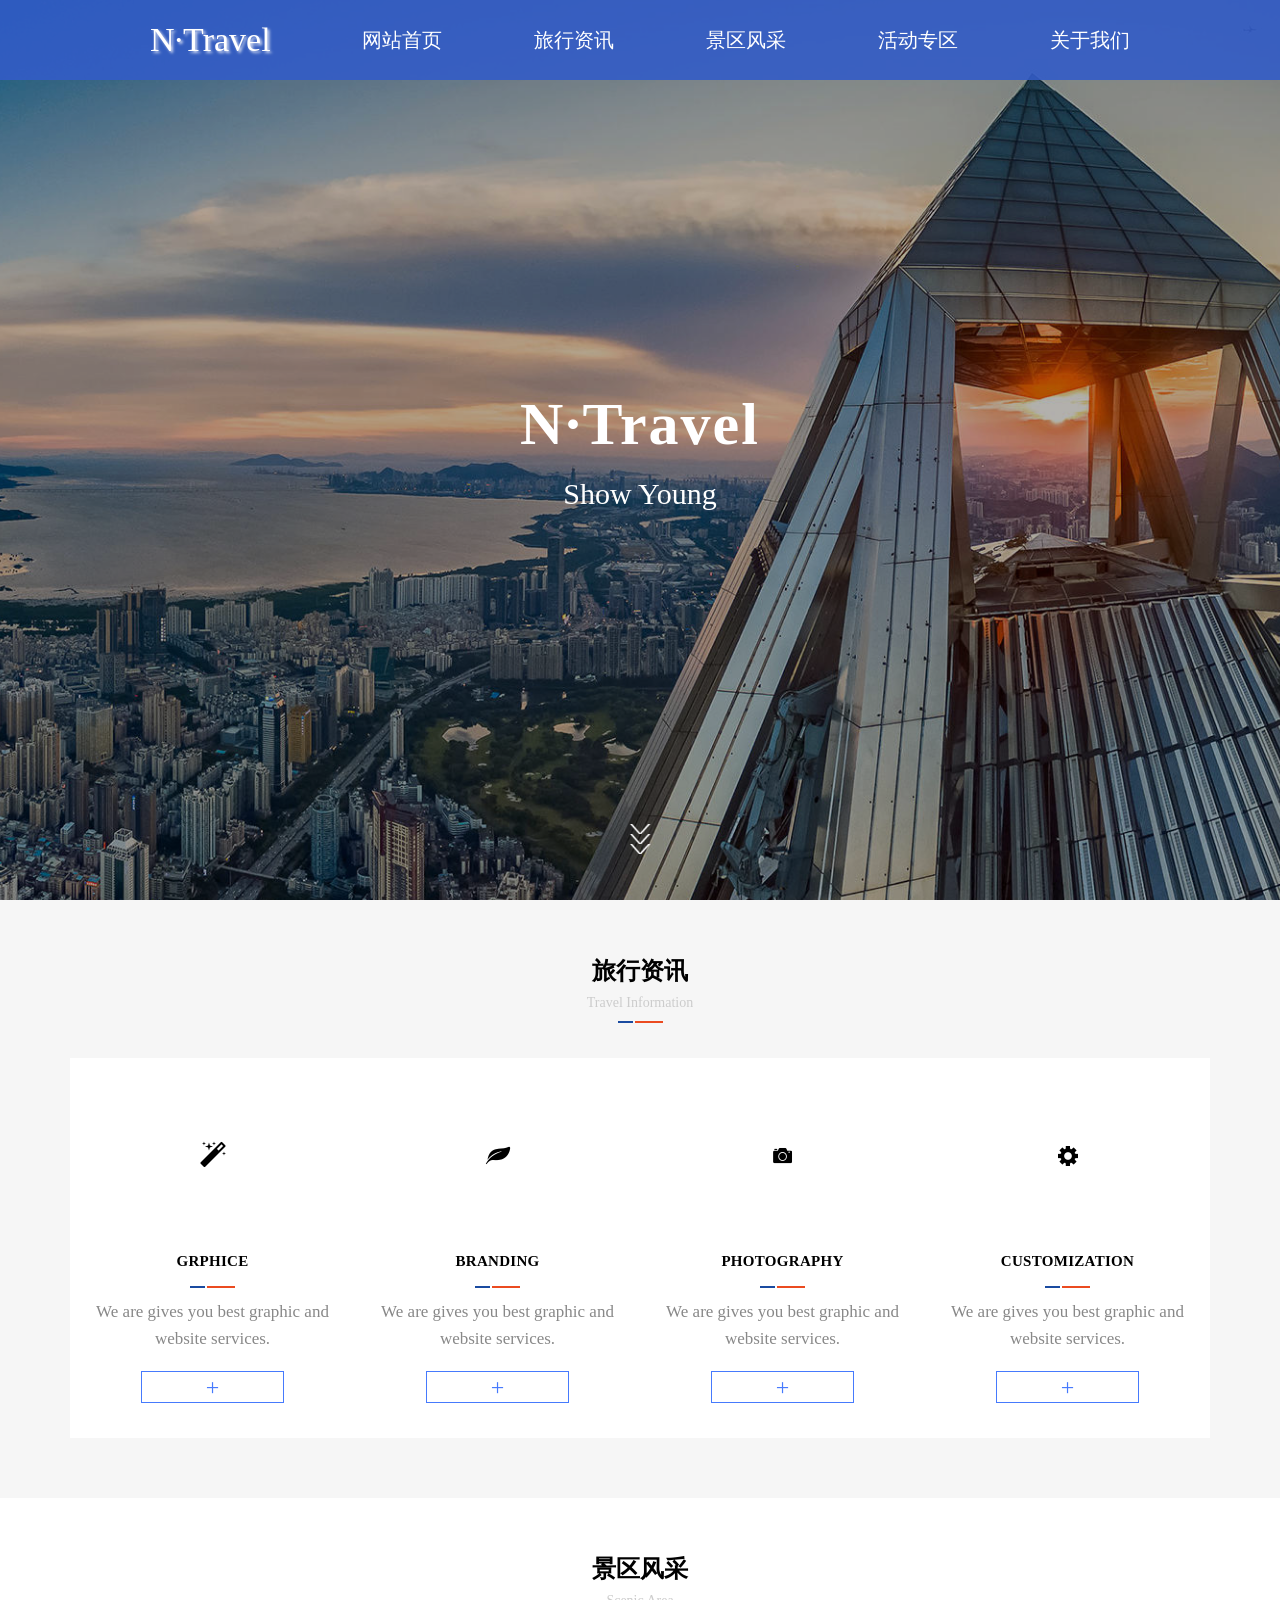
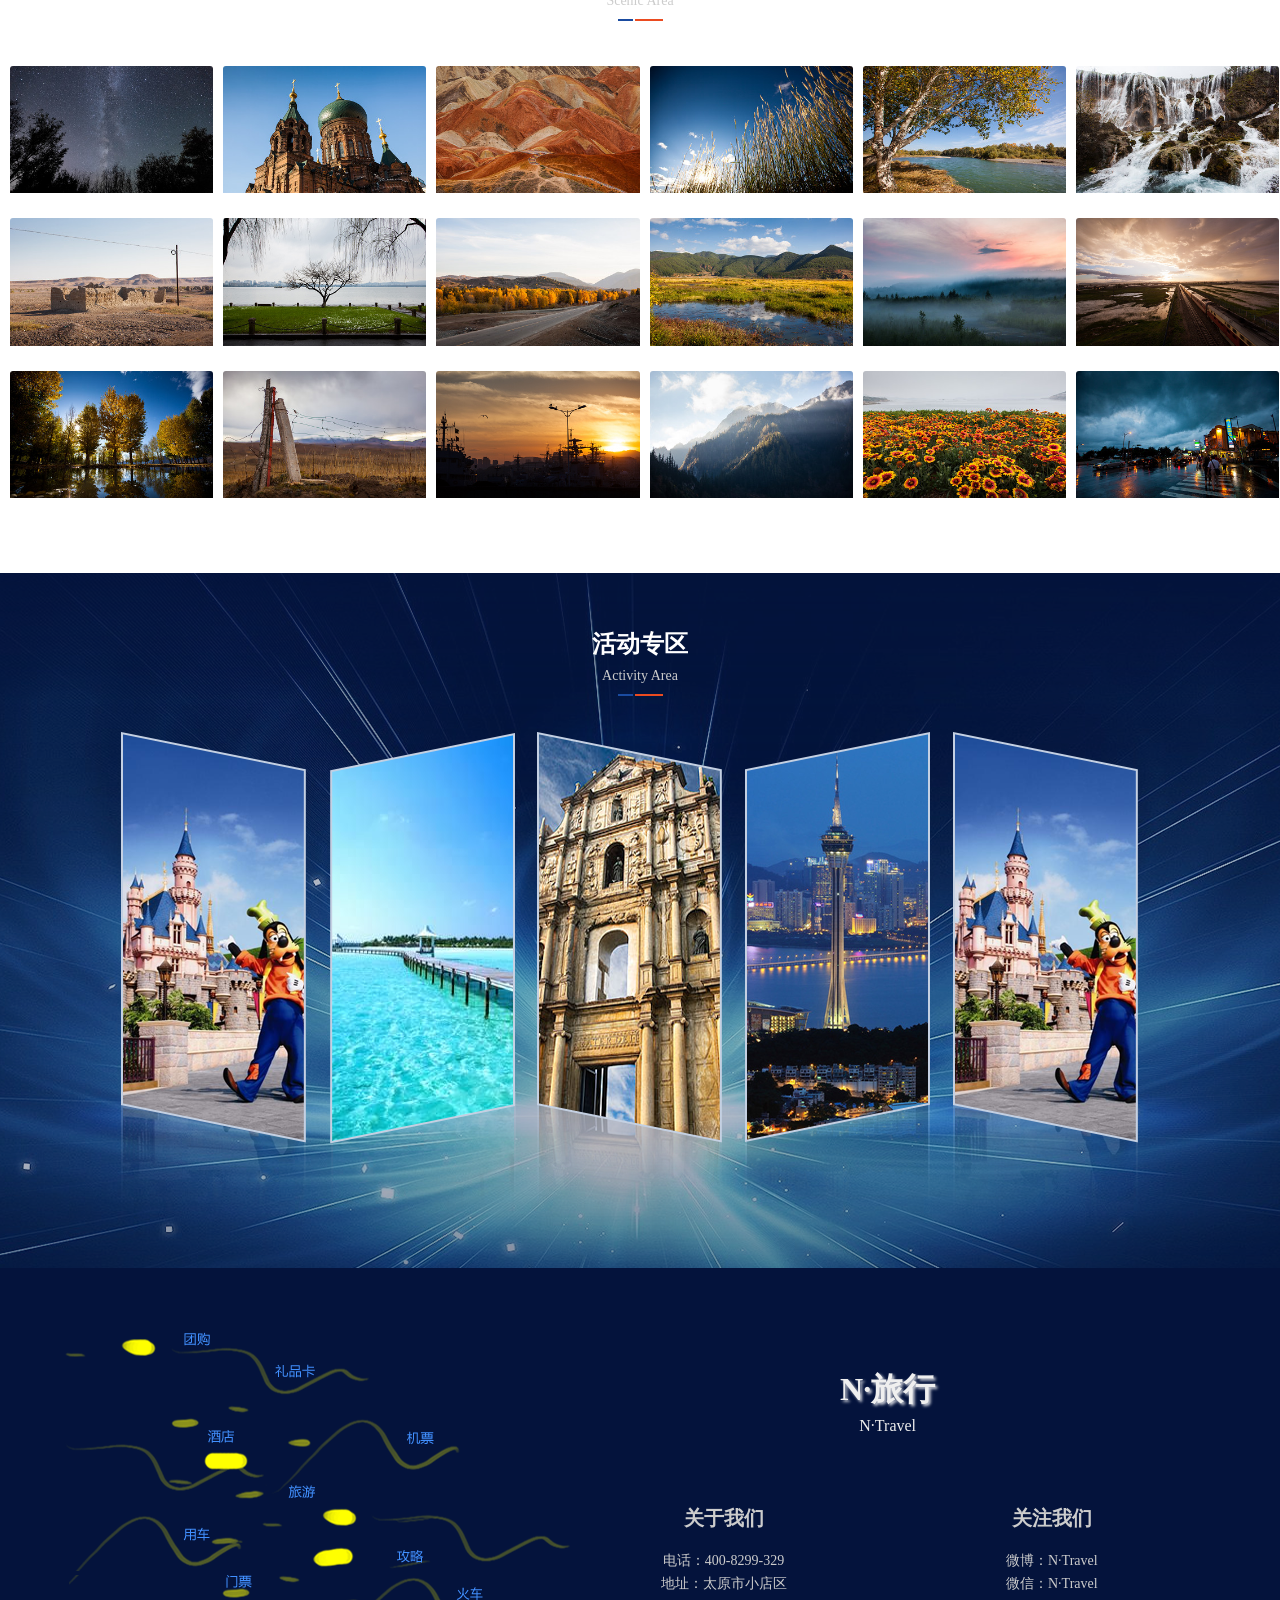
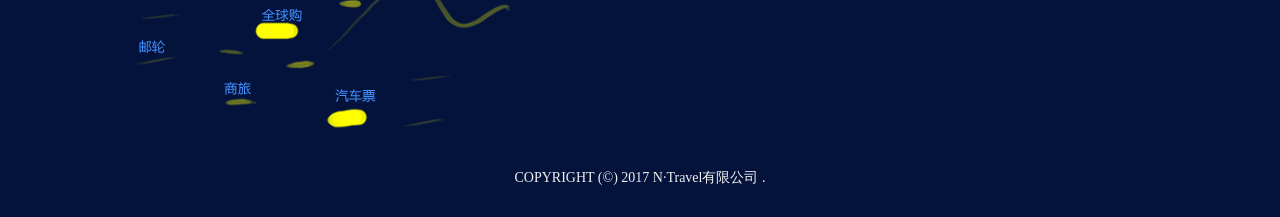
<file: index.html>
<!DOCTYPE html>
<html lang="en">
<head>
	<meta charset="UTF-8">
	<title>首页</title>
	<link rel="stylesheet" href="css/index.css">
	<link rel="stylesheet" href="css//response.css">
	<link rel="stylesheet" href="iconfont/iconfont.css">
</head>
<body>
	<!-- 头部 -->
	<header>
		<div class="banner-box">
			<div class="banner">
				<div class="banner-con">
					<div class="banner-content">
						<div class="banner-title">
							<h2>N·Travel</h2>
							<p>Show Young</p>
						</div>
					</div>
				</div>
			</div>
		</div>
		<a href="#lxzx" class="xia-box">
			<div class="xia"></div>
			<div class="xia"></div>
			<div class="xia"></div>
		</a>
	</header>
	<!-- 头部 -->
	<!-- 导航 -->
	<nav class="fir">
		<ul>
			<li><a href="index.html" class="sign"><!-- <img src="img/sign.png" alt=""> -->N·Travel</a></li>
			<li><a href="index.html">网站首页</a></li>
			<li><a href="news.html">旅行资讯</a></li>
			<li><a href="scense.html">景区风采</a></li>
			<li><a href="active.html">活动专区</a></li>
			<li><a href="about.html">关于我们</a></li>
			<!-- <li><a href="look.html">景区随览</a></li> -->
		</ul>
	</nav>
	<nav class="sec">
		<ul>
			<li><a href="" class="iconfont icon-icon-test"></a></li>
			<li><a href=""><img src="img/sign.png" alt=""></a></li>
			<li><a href="" class="iconfont icon-fangdajing"></a></li>
		</ul>
	</nav>
	<!-- 导航结束 -->
	<!-- 旅行资讯 -->
	<a name="lxzx"></a>
	<section class="services-section">
		<div class="title-box">
			<h1>旅行资讯</h1>
			<p>Travel Information</p>
			<img src="img/title-xian.png" alt="" class="title-xian">
		</div>
		<div class="container">
			<div class="row">
				<a href="news.html" class="service col-lg-3 col-md-3 col-sm-6 col-xs-12">
					<div class="iconfont">
						<div class="icon-magic"></div>
						<span></span>
					</div>
					<h4>GRPHICE</h4>
					<img src="img/title-xian.png" alt="" class="title-xian">
					<p class="service-p">We are gives you best graphic and website services.</p>
					<div class="jia">+</div>
				</a>
				<a href="https://vianawyn.github.io/Game/" class="service col-lg-3 col-md-3 col-sm-6 col-xs-12">
					<div class="iconfont">
						<div class="icon-yezi"></div>
						<span></span>
					</div>
					<h4>BRANDING</h4>
					<img src="img/title-xian.png" alt="" class="title-xian">
					<p class="service-p">We are gives you best graphic and website services.</p>
					<div class="jia">+</div>
				</a>
				<a href="https://vianawyn.github.io/POKE/link.html" class="service col-lg-3 col-md-3 col-sm-6 col-xs-12">
					<div class="iconfont">
						<div class="icon-xiangji"></div>
						<span></span>
					</div>
					<h4>PHOTOGRAPHY</h4>
					<img src="img/title-xian.png" alt="" class="title-xian">
					<p class="service-p">We are gives you best graphic and website services.</p>
					<div class="jia">+</div>
				</a>
				<a href="https://vianawyn.github.io/wuziqi/" class="service col-lg-3 col-md-3 col-sm-6 col-xs-12">
					<div class="iconfont">
						<div class="icon-shezhi"></div>
						<span></span>
					</div>
					<h4>CUSTOMIZATION</h4>
					<img src="img/title-xian.png" alt="" class="title-xian">
					<p class="service-p">We are gives you best graphic and website services.</p>
					<div class="jia">+</div>
				</a>
			</div>
		</div>
	</section>
	<!-- 旅行资讯结束 -->
	<!-- 景区风采 -->
	<section class="jqfc-box">
		<div class="title-box">
			<h1>景区风采</h1>
			<p>Scenic Area</p>
			<img src="img/title-xian.png" alt="" class="title-xian">
		</div>
		<div class="jqfc-bottom">
			
		<div class="jq-show">
			<a href="detial.html"  class="jqp">
				<img src="img/11.jpg" alt="">
				<div class="enter">
					<!-- <img src="img/enter-txt.png" alt="" class="enter-txt"> -->
					<h3>景区</h3>
					<p>N·景区</p>
				</div>
			</a>
		</div>
		<div class="jq-show">
			<a href="detial.html"  class="jqp">
				<img src="img/1.jpg" alt="">
				<div class="enter">
					<!-- <img src="img/enter-txt.png" alt="" class="enter-txt"> -->
					<h3>景区</h3>
					<p>N·景区</p>
				</div>
			</a>
		</div>
		<div class="jq-show">
			<a href="detial.html"  class="jqp">
				<img src="img/2.jpg" alt="">
				<div class="enter">
					<!-- <img src="img/enter-txt.png" alt="" class="enter-txt"> -->
					<h3>景区</h3>
					<p>N·景区</p>
				</div>
			</a>
		</div>
		<div class="jq-show">
			<a href="detial.html"  class="jqp">
				<img src="img/3.jpg" alt="">
				<div class="enter">
					<!-- <img src="img/enter-txt.png" alt="" class="enter-txt"> -->
					<h3>景区</h3>
					<p>N·景区</p>
				</div>
			</a>
		</div>
		<div class="jq-show">
			<a href="detial.html"  class="jqp">
				<img src="img/4.jpg" alt="">
				<div class="enter">
					<!-- <img src="img/enter-txt.png" alt="" class="enter-txt"> -->
					<h3>景区</h3>
					<p>N·景区</p>
				</div>
			</a>
		</div>
		<div class="jq-show">
			<a href="detial.html"  class="jqp">
				<img src="img/5.jpg" alt="">
				<div class="enter">
					<!-- <img src="img/enter-txt.png" alt="" class="enter-txt"> -->
					<h3>景区</h3>
					<p>N·景区</p>
				</div>
			</a>
		</div>
		<div class="jq-show">
			<a href="detial.html"  class="jqp">
				<img src="img/6.jpg" alt="">
				<div class="enter">
					<!-- <img src="img/enter-txt.png" alt="" class="enter-txt"> -->
					<h3>景区</h3>
					<p>N·景区</p>
				</div>
			</a>
		</div>
		<div class="jq-show">
			<a href="detial.html"  class="jqp">
				<img src="img/7.jpg" alt="">
				<div class="enter">
					<!-- <img src="img/enter-txt.png" alt="" class="enter-txt"> -->
					<h3>景区</h3>
					<p>N·景区</p>
				</div>
			</a>
		</div>
		<div class="jq-show">
			<a href="detial.html"  class="jqp">
				<img src="img/8.jpg" alt="">
				<div class="enter">
					<!-- <img src="img/enter-txt.png" alt="" class="enter-txt"> -->
					<h3>景区</h3>
					<p>N·景区</p>
				</div>
			</a>
		</div>
		<div class="jq-show">
			<a href="detial.html"  class="jqp">
				<img src="img/9.jpg" alt="">
				<div class="enter">
					<!-- <img src="img/enter-txt.png" alt="" class="enter-txt"> -->
					<h3>景区</h3>
					<p>N·景区</p>
				</div>
			</a>
		</div>
		<div class="jq-show">
			<a href="detial.html"  class="jqp">
				<img src="img/10.jpg" alt="">
				<div class="enter">
					<!-- <img src="img/enter-txt.png" alt="" class="enter-txt"> -->
					<h3>景区</h3>
					<p>N·景区</p>
				</div>
			</a>
		</div>
		<div class="jq-show">
			<a href="detial.html"  class="jqp">
				<img src="img/12.jpg" alt="">
				<div class="enter">
					<!-- <img src="img/enter-txt.png" alt="" class="enter-txt"> -->
					<h3>景区</h3>
					<p>N·景区</p>
				</div>
			</a>
		</div>
		<div class="jq-show">
			<a href="detial.html"  class="jqp">
				<img src="img/13.jpg" alt="">
				<div class="enter">
					<!-- <img src="img/enter-txt.png" alt="" class="enter-txt"> -->
					<h3>景区</h3>
					<p>N·景区</p>
				</div>
			</a>
		</div>
		<div class="jq-show">
			<a href="detial.html"  class="jqp">
				<img src="img/14.jpg" alt="">
				<div class="enter">
					<!-- <img src="img/enter-txt.png" alt="" class="enter-txt"> -->
					<h3>景区</h3>
					<p>N·景区</p>
				</div>
			</a>
		</div>
		<div class="jq-show">
			<a href="detial.html"  class="jqp">
				<img src="img/15.jpg" alt="">
				<div class="enter">
					<!-- <img src="img/enter-txt.png" alt="" class="enter-txt"> -->
					<h3>景区</h3>
					<p>N·景区</p>
				</div>
			</a>
		</div>
		<div class="jq-show">
			<a href="detial.html"  class="jqp">
				<img src="img/16.jpg" alt="">
				<div class="enter">
					<!-- <img src="img/enter-txt.png" alt="" class="enter-txt"> -->
					<h3>景区</h3>
					<p>N·景区</p>
				</div>
			</a>
		</div>
		<div class="jq-show">
			<a href="detial.html"  class="jqp">
				<img src="img/17.jpg" alt="">
				<div class="enter">
					<!-- <img src="img/enter-txt.png" alt="" class="enter-txt"> -->
					<h3>景区</h3>
					<p>N·景区</p>
				</div>
			</a>
		</div>
		<div class="jq-show">
			<a href="detial.html"  class="jqp">
				<img src="img/18.jpg" alt="">
				<div class="enter">
					<!-- <img src="img/enter-txt.png" alt="" class="enter-txt"> -->
					<h3>景区</h3>
					<p>N·景区</p>
				</div>
			</a>
		</div>
		</div>
	</section>
	<!-- 景区风采结束 -->
	<!-- 活动专区 -->
	<section class="hdzq-box">
		<div class="title-box hdzq-title">
			<h1 class="hd-title">活动专区</h1>
			<p>Activity Area</p>
			<img src="img/title-xian.png" alt="" class="title-xian">
		</div>
		<div class="hd-show">
			<ul>
				<li><a href="active.html"><img src="img/hd1.png" alt=""></a></li>
				<li><a href="https://vianawyn.github.io/Palette/"><img src="img/hd2.png" alt=""></a></li>
				<li class="hd-tl"><a href="https://vianawyn.github.io/G-Time/index.html"><img src="img/hd3.png" alt=""></a></li>
				<li class="hd-sl"><a href="active.html"><img src="img/hd4.png" alt=""></a></li>
				<li class="hd-last"><a href="active.html"><img src="img/hd1.png" alt=""></a></li>
			</ul>
		</div>
	</section>
	<!-- 活动专区结束 -->
	<!-- 底部 -->
	<footer>
		<div class="footer-box">
			<div class="footer-left">
				<div class="fuwu">
					<img src="img/p7-dong.png" alt="" class="footer-img footer-img-f">
					<img src="img/p7-dong2.png" alt="" class="footer-img footer-img-fi">
					<img src="img/p7-dong3.png" alt="" class="footer-img footer-img-t">
					<img src="img/p7-dong4.png" alt="" class="footer-img footer-img-fi">
					<img src="img/p7-dong5.png" alt="" class="footer-img footer-img-f">
					<img src="img/p7-dong6.png" alt="" class="footer-img footer-img-t">
					<img src="img/p7-dong7.png" alt="" class="footer-img footer-img-f">
					<img src="img/p7-dong8.png" alt="" class="footer-img footer-img-fi">
				<img src="img/p7-dong9.png" alt="" class="footer-img footer-img-t">
				</div>
			</div>
			<div class="footer-right">
				<div class="footer-title">
					<h1>N·旅行</h1>
					<p>N·Travel</p>
				</div>
				<div class="footer-con">
					<div class="footer-content">
						<h2>关于我们</h2>
						<p>电话：400-8299-329</p>
						<p>地址：太原市小店区</p>
						<!-- <p>关注：微信&nbsp;微博</p> -->
					</div>
					<div class="footer-content1">
						<h2>关注我们</h2>
						<p>微博：N·Travel</p>
						<p>微信：N·Travel</p>
						<!-- <p>关注：微信&nbsp;微博</p> -->
					</div>
				</div>
			</div>
		</div>
				<!-- <div class="footer-solid"><hr></div> -->
				<div class="copy">COPYRIGHT (©) 2017 N·Travel有限公司 .  </div>
	</footer>
	<!-- 底部结束 -->
</body>
</html>
<script>
	window.onload = function(){
		let nav = document.querySelector('nav');
		window.onscroll = function(){
			var scrollTop = document.documentElement.scrollTop || document.body.scrollTop || window.scrollY || window.pageYOffset;
			if(scrollTop > 1000){
				nav.style.background = 'rgba(51,93,199,0)]';
			}else{
				nav.style.background = 'rgba(51,93,199,0.9)';
			}
			// console.log(scrollTop)
		}
	}
</script>
</file>
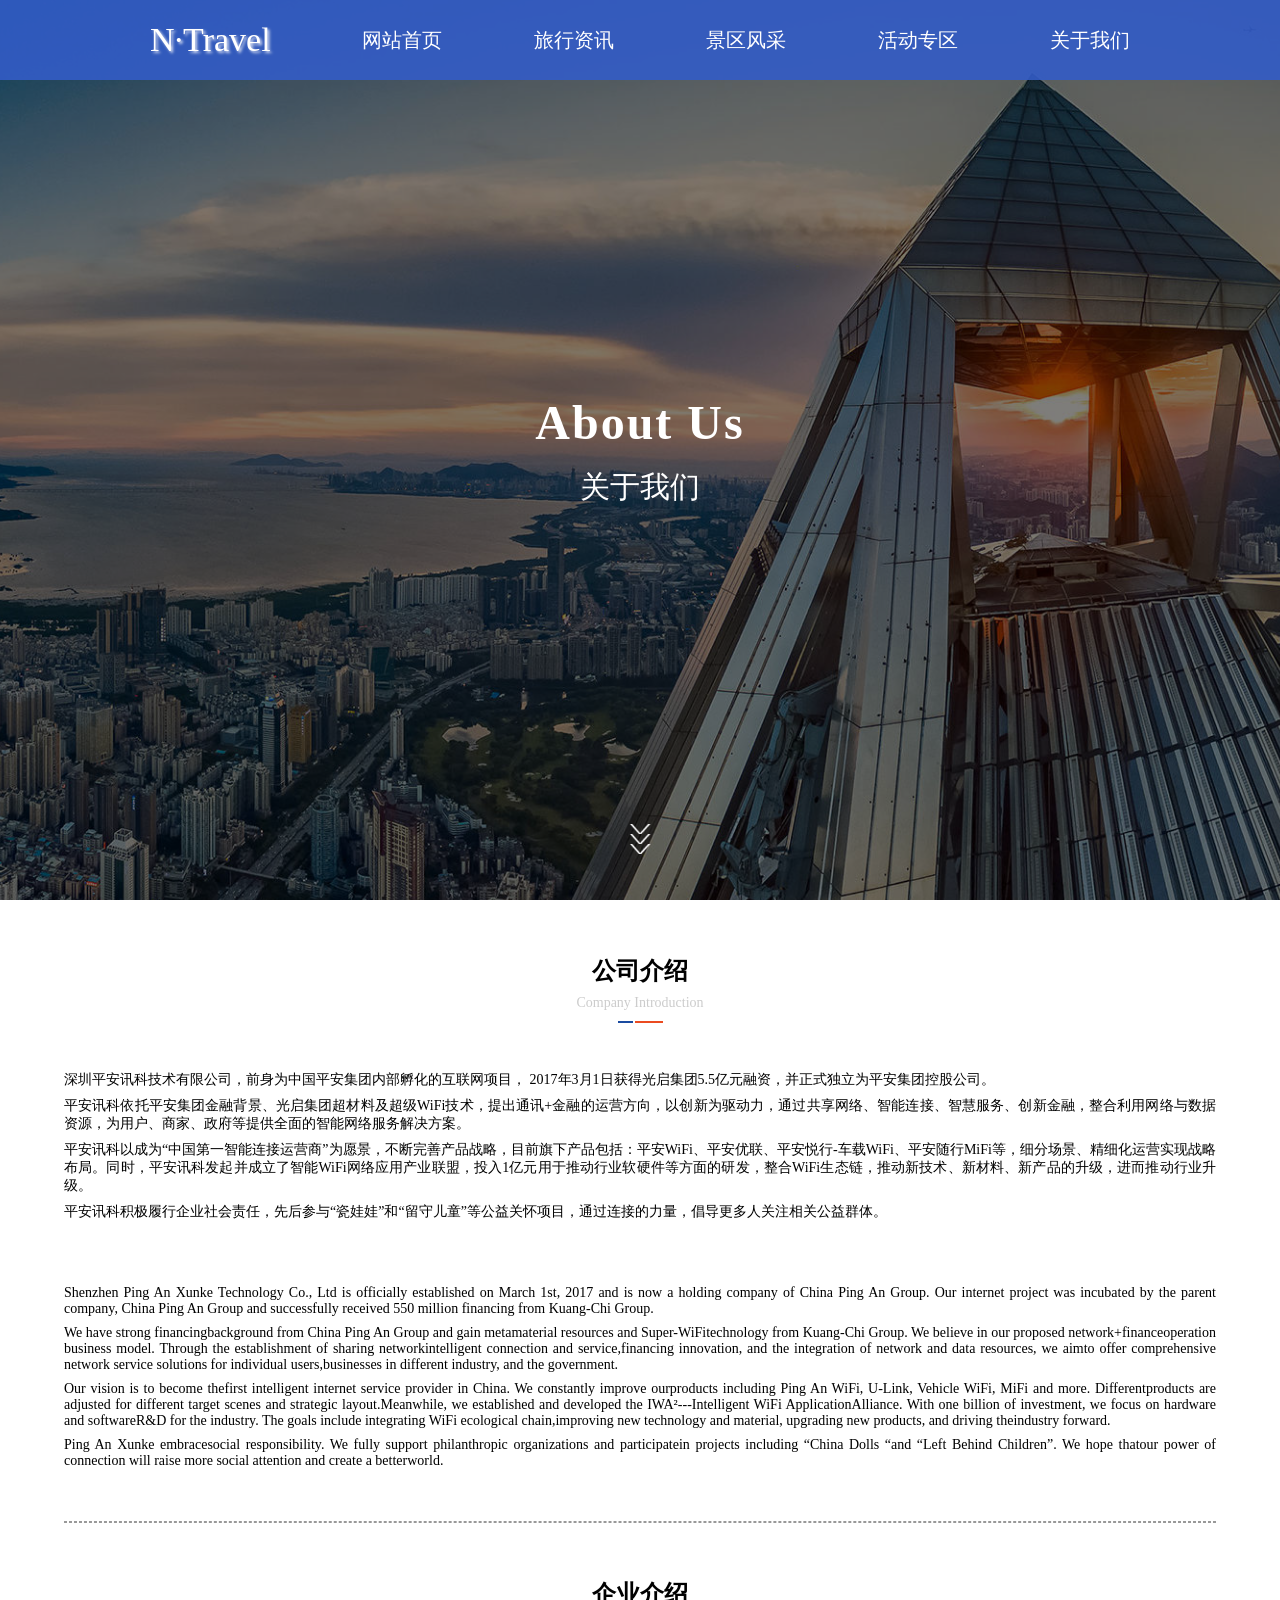
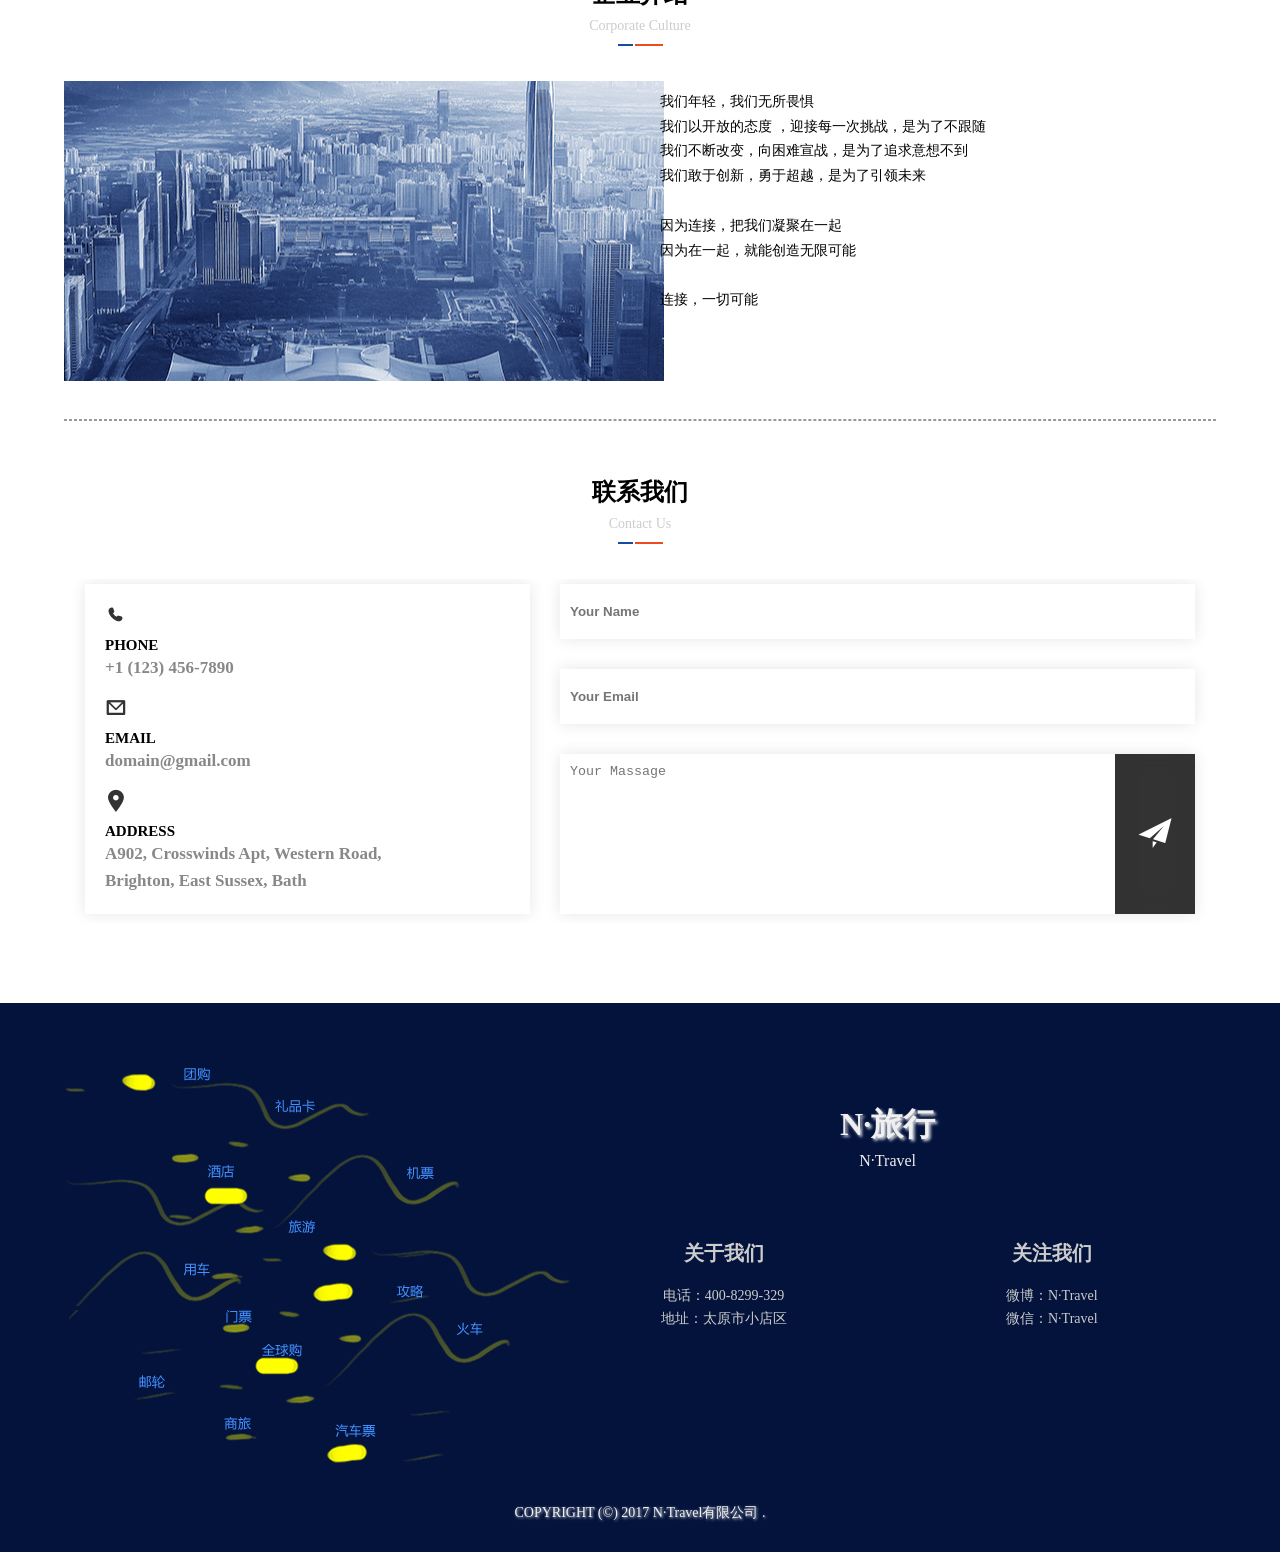
<file: about.html>
<!DOCTYPE html>
<html lang="en">
<head>
	<meta charset="UTF-8">
	<title>关于我们</title>
	<link rel="stylesheet" href="css/about.css">
	<link rel="stylesheet" href="css//response.css">
	<link rel="stylesheet" href="iconfont/iconfont.css">
</head>
<body>
	<!-- 头部 -->
	<header>
		<div class="banner-box">
			<div class="banner">
				<div class="banner-con">
					<div class="banner-content">
						<div class="banner-title">
							<h2>About Us</h2>
							<p>关于我们</p>
						</div>
					</div>
				</div>
			</div>
		</div>
		<a href="#lxzx" class="xia-box">
			<div class="xia"></div>
			<div class="xia"></div>
			<div class="xia"></div>
		</a>
	</header>
	<!-- 头部 -->
	<!-- 导航 -->
	<nav class="fir">
		<ul>
			<li><a href="index.html" class="sign"><!-- <img src="img/sign.png" alt=""> -->N·Travel</a></li>
			<li><a href="index.html">网站首页</a></li>
			<li><a href="news.html">旅行资讯</a></li>
			<li><a href="scense.html">景区风采</a></li>
			<li><a href="active.html">活动专区</a></li>
			<li><a href="about.html">关于我们</a></li>
			<!-- <li><a href="look.html">景区随览</a></li> -->
		</ul>
	</nav>
	<nav class="sec">
		<ul>
			<li><a href="" class="iconfont icon-icon-test"></a></li>
			<li><a href=""><img src="img/sign.png" alt=""></a></li>
			<li><a href="" class="iconfont icon-fangdajing"></a></li>
		</ul>
	</nav>
	<!-- 导航结束 -->
	<!-- 关于我们 -->
	<a name="lxzx"></a>
	<main>
		<div class="title-box">
			<h1>公司介绍</h1>
			<p>Company Introduction</p>
			<img src="img/title-xian.png" alt="" class="title-xian">
		</div>
		<div class="about-box">
			<div class="about-main">
				<div class="about-duan">
					<p>深圳平安讯科技术有限公司，前身为中国平安集团内部孵化的互联网项目， 2017年3月1日获得光启集团5.5亿元融资，并正式独立为平安集团控股公司。</p>
					<p>平安讯科依托平安集团金融背景、光启集团超材料及超级WiFi技术，提出通讯+金融的运营方向，以创新为驱动力，通过共享网络、智能连接、智慧服务、创新金融，整合利用网络与数据资源，为用户、商家、政府等提供全面的智能网络服务解决方案。</p>
					<p>平安讯科以成为“中国第一智能连接运营商”为愿景，不断完善产品战略，目前旗下产品包括：平安WiFi、平安优联、平安悦行-车载WiFi、平安随行MiFi等，细分场景、精细化运营实现战略布局。同时，平安讯科发起并成立了智能WiFi网络应用产业联盟，投入1亿元用于推动行业软硬件等方面的研发，整合WiFi生态链，推动新技术、新材料、新产品的升级，进而推动行业升级。</p>
					<p>平安讯科积极履行企业社会责任，先后参与“瓷娃娃”和“留守儿童”等公益关怀项目，通过连接的力量，倡导更多人关注相关公益群体。</p>
				</div>
				<div class="duanjiange"></div>
				<div class="about-duan">
					<p>Shenzhen Ping An Xunke Technology Co., Ltd is officially established on March 1st, 2017 and is now a holding company of China Ping An Group. Our internet project was incubated by the parent company, China Ping An Group and successfully received 550 million financing from Kuang-Chi Group.</p>
					<p>We have strong financingbackground from China Ping An Group and gain metamaterial resources and Super-WiFitechnology from Kuang-Chi Group. We believe in our proposed network+financeoperation business model. Through the establishment of sharing networkintelligent connection and service,financing innovation, and the integration of network and data resources, we aimto offer comprehensive network service solutions for individual users,businesses in different industry, and the government. </p>
					<p>Our vision is to become thefirst intelligent internet service provider in China. We constantly improve ourproducts including Ping An WiFi, U-Link, Vehicle WiFi, MiFi and more. Differentproducts are adjusted for different target scenes and strategic layout.Meanwhile, we established and developed the IWA²---Intelligent WiFi ApplicationAlliance. With one billion of investment, we focus on hardware and softwareR&D for the industry. The goals include integrating WiFi ecological chain,improving new technology and material, upgrading new products, and driving theindustry forward. </p>
					<p>Ping An Xunke embracesocial responsibility. We fully support philanthropic organizations and participatein projects including “China Dolls “and “Left Behind Children”. We hope thatour power of connection will raise more social attention and create a betterworld. </p>
				</div>
				<div class="duanjiange"></div>
			</div>
			<hr class="jgx">
		</div>
		<div class="title-box">
			<h1>企业介绍</h1>
			<p>Corporate Culture</p>
			<img src="img/title-xian.png" alt="" class="title-xian">
		</div>
		<div class="about-box">
			<div class="about-main">
				<div class="qywh">
					<a href=""></a>
				</div>
				<div class="qywh qywh-right">
					<div class="qywh-duan">
						<p>我们年轻，我们无所畏惧</p>
						<p>我们以开放的态度 ，迎接每一次挑战，是为了不跟随</p>
						<p>我们不断改变，向困难宣战，是为了追求意想不到</p>
						<p>我们敢于创新，勇于超越，是为了引领未来</p>
						<p><br></p>
						<p>因为连接，把我们凝聚在一起</p>
						<p>因为在一起，就能创造无限可能</p>
						<p><br></p>
						<p>连接，一切可能</p>
					</div>
				</div>
			</div>
			<div class="duanjiange"></div>
			<hr class="jgx">
			<div class="title-box">
				<h1>联系我们</h1>
				<p>Contact Us</p>
				<img src="img/title-xian.png" alt="" class="title-xian">
		</div>
		</div>
		<div class="container">
			<div class="row">
				<div class="get-left col-lg-5 col-md-5 col-sm-12 col-xs-12">
					<ul>
						<li>
							<a href="" class="iconfont icon-dianhua-in"></a>
							<div class="get-left-title">PHONE</div>
							<p>+1 (123) 456-7890</p>
						</li>
						<li>
							<a href="" class="iconfont icon-xinfeng"></a>
							<div class="get-left-title">EMAIL</div>
							<p>domain@gmail.com</p>
						</li>
						<li>
							<a href="" class="iconfont icon-dibiao"></a>
							<div class="get-left-title">ADDRESS</div>
							<p>A902, Crosswinds Apt, Western Road,<br> Brighton, East Sussex, Bath</p>
						</li>
					</ul>
				</div>
				<div class="get-right col-lg-7 col-md-7 col-sm-12 col-xs-12">
					<form action="" id="contact-form" method="POST">
						<input type="text" name="name" id="name" required placeholder="Your Name">
						<input type="email" name="email" id="name" id="name" required placeholder="Your Email">
						<div class="send">
							<textarea type="text" name="massage" id="massage" required placeholder="Your Massage"></textarea>
							<button type="submit" class="send-btn">
								<div class="feiji-btn iconfont icon-feiji"></div>
							</button>
						</div>
					</form>
				</div>
			</div>
		</div>
	</main>
	<!-- 关于我们结束 -->
	<!-- 底部 -->
	<footer>
		<div class="footer-box">
			<div class="footer-left">
				<div class="fuwu">
					<img src="img/p7-dong.png" alt="" class="footer-img footer-img-f">
					<img src="img/p7-dong2.png" alt="" class="footer-img footer-img-fi">
					<img src="img/p7-dong3.png" alt="" class="footer-img footer-img-t">
					<img src="img/p7-dong4.png" alt="" class="footer-img footer-img-fi">
					<img src="img/p7-dong5.png" alt="" class="footer-img footer-img-f">
					<img src="img/p7-dong6.png" alt="" class="footer-img footer-img-t">
					<img src="img/p7-dong7.png" alt="" class="footer-img footer-img-f">
					<img src="img/p7-dong8.png" alt="" class="footer-img footer-img-fi">
				<img src="img/p7-dong9.png" alt="" class="footer-img footer-img-t">
				</div>
			</div>
			<div class="footer-right">
				<div class="footer-title">
					<h1>N·旅行</h1>
					<p>N·Travel</p>
				</div>
				<div class="footer-con">
					<div class="footer-content">
						<h2>关于我们</h2>
						<p>电话：400-8299-329</p>
						<p>地址：太原市小店区</p>
						<!-- <p>关注：微信&nbsp;微博</p> -->
					</div>
					<div class="footer-content1">
						<h2>关注我们</h2>
						<p>微博：N·Travel</p>
						<p>微信：N·Travel</p>
						<!-- <p>关注：微信&nbsp;微博</p> -->
					</div>
				</div>
			</div>
		</div>
				<!-- <div class="footer-solid"><hr></div> -->
				<div class="copy">COPYRIGHT (©) 2017 N·Travel有限公司 .  </div>
	</footer>
	<!-- 底部结束 -->
</body>
</html>
<script>
	window.onload = function(){
		let nav = document.querySelector('nav');
		window.onscroll = function(){
			var scrollTop = document.documentElement.scrollTop || document.body.scrollTop || window.scrollY || window.pageYOffset;
			if(scrollTop > 1000){
				nav.style.background = 'rgba(51,93,199,0)]';
			}else{
				nav.style.background = 'rgba(51,93,199,0.9)';
			}
			// console.log(scrollTop)
		}
	}
</script>
</file>
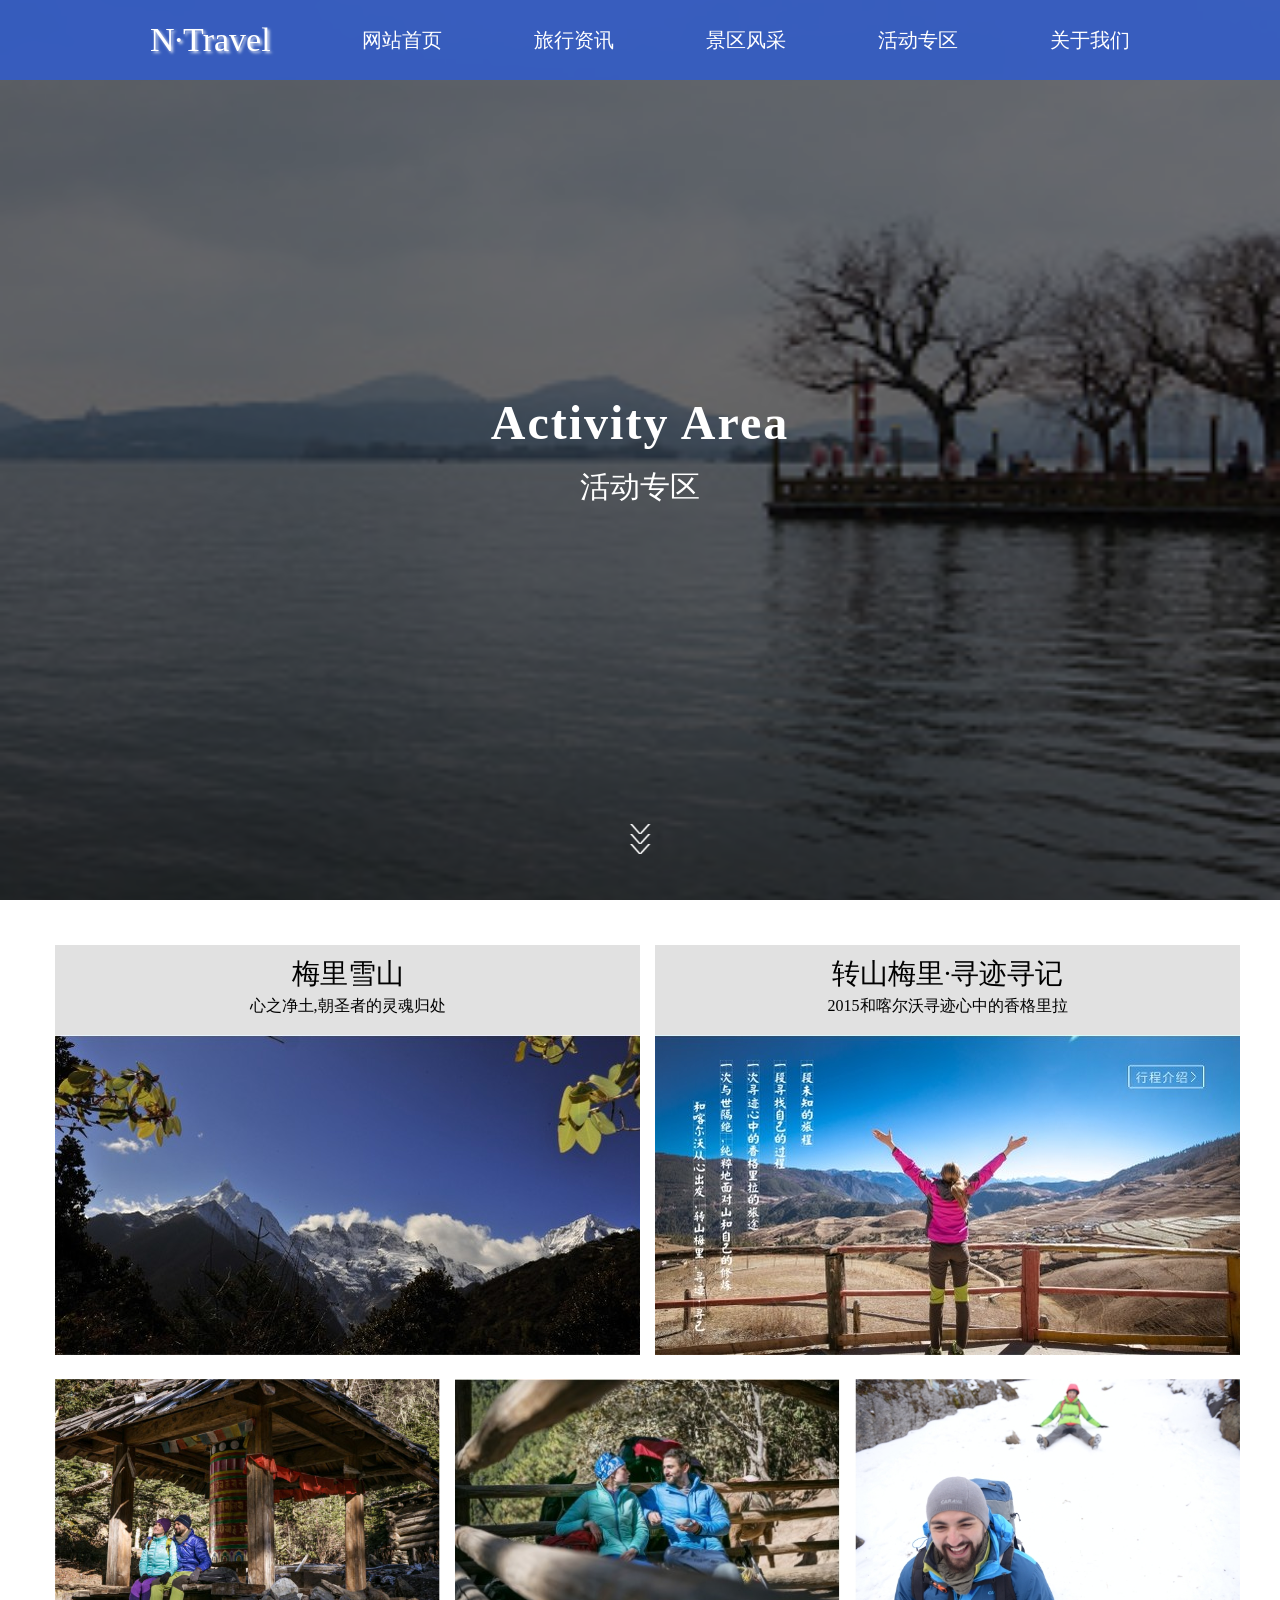
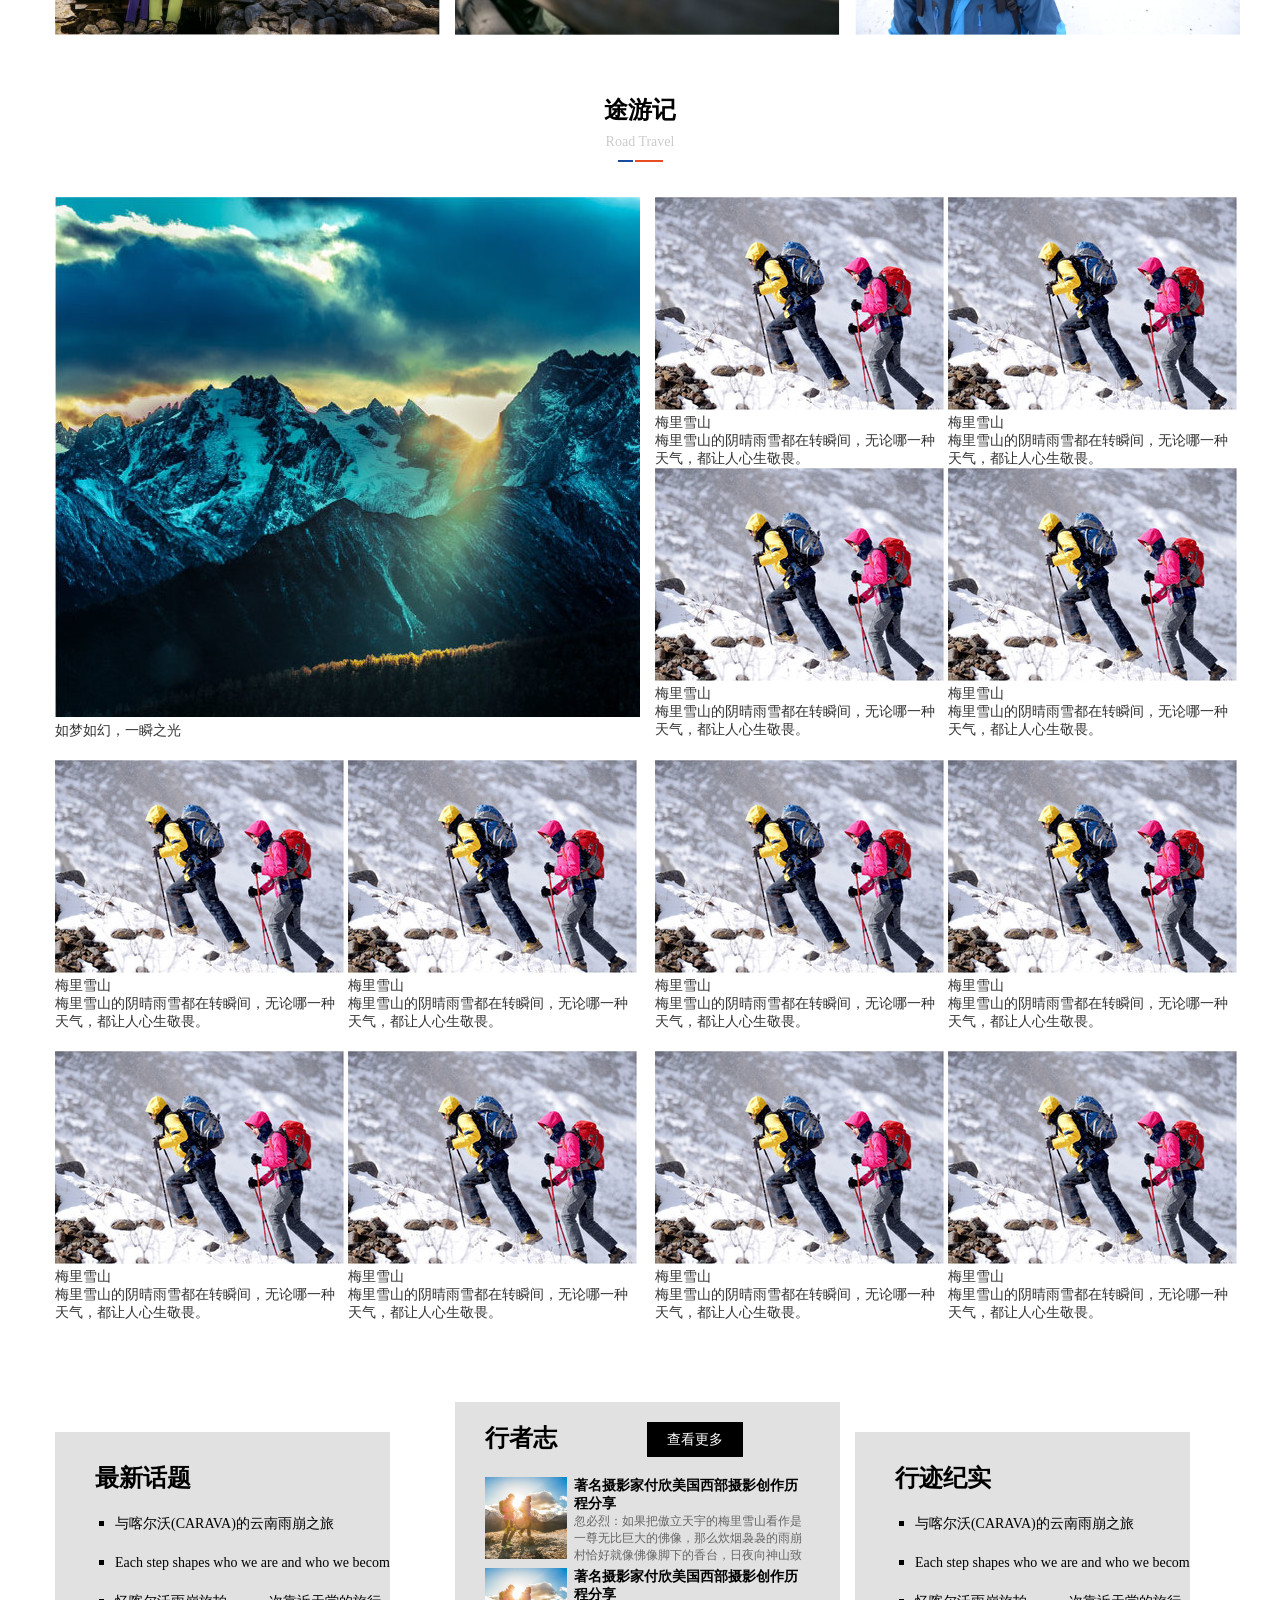
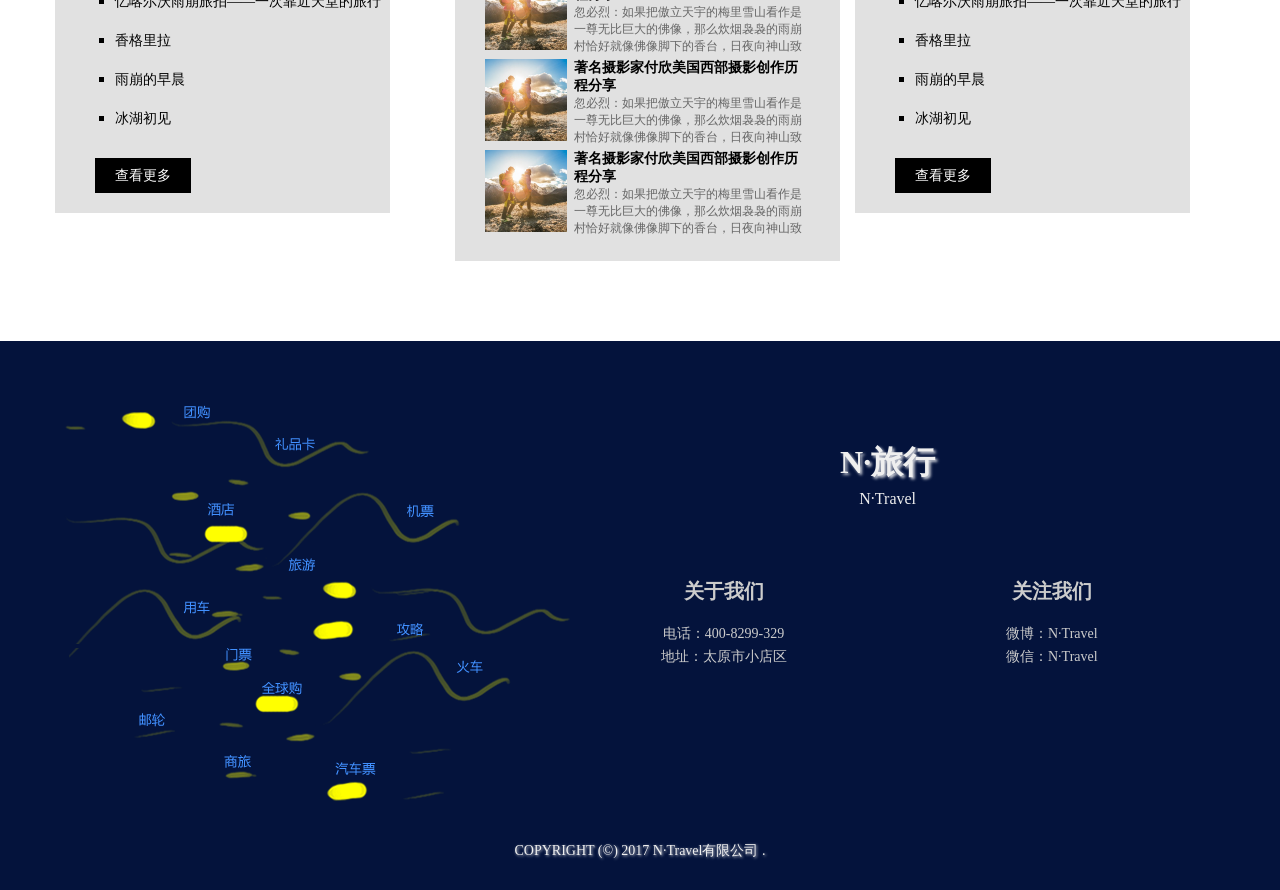
<file: active.html>
<!DOCTYPE html>
<html lang="en">
<head>
	<meta charset="UTF-8">
	<title>活动专区</title>
	<link rel="stylesheet" href="css/active.css">
	<link rel="stylesheet" href="css//response.css">
	<link rel="stylesheet" href="iconfont/iconfont.css">
</head>
<body>
	<!-- 头部 -->
	<header>
		<div class="banner-box">
			<div class="banner">
				<div class="banner-con">
					<div class="banner-content">
						<div class="banner-title">
							<h2>Activity Area</h2>
							<p>活动专区</p>
						</div>
					</div>
				</div>
			</div>
		</div>
		<a href="#lxzx" class="xia-box">
			<div class="xia"></div>
			<div class="xia"></div>
			<div class="xia"></div>
		</a>
	</header>
	<!-- 头部 -->
	<!-- 导航 -->
	<nav class="fir">
		<ul>
			<li><a href="index.html" class="sign"><!-- <img src="img/sign.png" alt=""> -->N·Travel</a></li>
			<li><a href="index.html">网站首页</a></li>
			<li><a href="news.html">旅行资讯</a></li>
			<li><a href="scense.html">景区风采</a></li>
			<li><a href="active.html">活动专区</a></li>
			<li><a href="about.html">关于我们</a></li>
			<!-- <li><a href="look.html">景区随览</a></li> -->
		</ul>
	</nav>
	<nav class="sec">
		<ul>
			<li><a href="" class="iconfont icon-icon-test"></a></li>
			<li><a href=""><img src="img/sign.png" alt=""></a></li>
			<li><a href="" class="iconfont icon-fangdajing"></a></li>
		</ul>
	</nav>
	<!-- 导航结束 -->
	<!-- 活动专区 -->
	<a name="lxzx"></a>
	<main>
		<div class="item1">
			<div class="item1-pic">
				<div class="item1-pic-main">
					<div class="item1-top">
						<p>梅里雪山</p>
						<p><span>心之净土,朝圣者的灵魂归处</span></p>
					</div>
					<div class="item1-bottom">
						<a href=""><img src="img/active-item1.jpg" alt=""></a>
					</div>
				</div>
			</div>
			<div class="item1-pic">
				<div class="item1-pic-main">
					<div class="item1-top">
						<p>转山梅里·寻迹寻记</p>
						<p><span>2015和喀尔沃寻迹心中的香格里拉</span></p>
					</div>
					<div class="item1-bottom">
						<a href=""><img src="img/active-item1-2.jpg" alt=""></a>
					</div>
				</div>
			</div>
		</div>
		<div class="item1">
			<div class="item2-pic">
				<div class="item2-pic-main">
					<a href="detial.html"><img src="img/active-item2-1.jpg" alt=""></a>
				</div>
			</div>
			<div class="item2-pic">
				<div class="item2-pic-main">
					<a href="detial.html"><img src="img/active-item2-2.jpg" alt=""></a>
				</div>
			</div>
			<div class="item2-pic">
				<div class="item2-pic-main">
					<a href="detial.html"><img src="img/active-item2-3.jpg" alt=""></a>
				</div>
			</div>
		</div>
		<!-- <div class="tyj-box">
			<hr class="tyj-xian">
			<img src="img/active-tyj.jpg" alt="" class="tyj">
		</div> -->
		<div class="title-box">
			<h1>途游记</h1>
			<p>Road Travel</p>
			<img src="img/title-xian.png" alt="" class="title-xian">
		</div>
		<div class="item1">
			<div class="item1-pic">
				<div class="item1-pic-main">
					<a href="photo.html" class="item3-top"><img src="img/active-tyj1.jpg" alt=""></a>
					<div class="item3-bottom"><p>如梦如幻，一瞬之光</p></div>
				</div>
			</div>
			<div class="item1-pic">
				<div class="item1-pic-main">
					<div class="item3-right-top">
						<div class="item-right-top1">
							<a href="detial.html" class="item3-top"><img src="img/active-tyj2.jpg" alt=""></a>
							<div class="item3-bottom"><p>梅里雪山</p><p>梅里雪山的阴晴雨雪都在转瞬间，无论哪一种天气，都让人心生敬畏。</p></div>
						</div>
						<div class="item-right-top1">
							<a href="detial.html" class="item3-top"><img src="img/active-tyj2.jpg" alt=""></a>
							<div class="item3-bottom"><p>梅里雪山</p><p>梅里雪山的阴晴雨雪都在转瞬间，无论哪一种天气，都让人心生敬畏。</p></div>
						</div>
					</div>
					<div class="item3-right-top">
						<div class="item-right-top1">
							<a href="detial.html" class="item3-top"><img src="img/active-tyj2.jpg" alt=""></a>
							<div class="item3-bottom"><p>梅里雪山</p><p>梅里雪山的阴晴雨雪都在转瞬间，无论哪一种天气，都让人心生敬畏。</p></div>
						</div>
						<div class="item-right-top1">
							<a href="detial.html" class="item3-top"><img src="img/active-tyj2.jpg" alt=""></a>
							<div class="item3-bottom"><p>梅里雪山</p><p>梅里雪山的阴晴雨雪都在转瞬间，无论哪一种天气，都让人心生敬畏。</p></div>
						</div>
					</div>
				</div>
			</div>
		</div>
		<div class="item1">
			<div class="item1-pic">
				<div class="item1-pic-main">
					<div class="item3-right-top">
						<div class="item-right-top1">
							<a href="detial.html" class="item3-top"><img src="img/active-tyj2.jpg" alt=""></a>
							<div class="item3-bottom"><p>梅里雪山</p><p>梅里雪山的阴晴雨雪都在转瞬间，无论哪一种天气，都让人心生敬畏。</p></div>
						</div>
						<div class="item-right-top1">
							<a href="" class="item3-top"><img src="img/active-tyj2.jpg" alt=""></a>
							<div class="item3-bottom"><p>梅里雪山</p><p>梅里雪山的阴晴雨雪都在转瞬间，无论哪一种天气，都让人心生敬畏。</p></div>
						</div>
					</div>
				</div>
			</div>
			<div class="item1-pic">
				<div class="item1-pic-main">
					<div class="item3-right-top">
						<div class="item-right-top1">
							<a href="detial.html" class="item3-top"><img src="img/active-tyj2.jpg" alt=""></a>
							<div class="item3-bottom"><p>梅里雪山</p><p>梅里雪山的阴晴雨雪都在转瞬间，无论哪一种天气，都让人心生敬畏。</p></div>
						</div>
						<div class="item-right-top1">
							<a href="detial.html" class="item3-top"><img src="img/active-tyj2.jpg" alt=""></a>
							<div class="item3-bottom"><p>梅里雪山</p><p>梅里雪山的阴晴雨雪都在转瞬间，无论哪一种天气，都让人心生敬畏。</p></div>
						</div>
					</div>
				</div>
			</div>
		</div>
		<div class="item1">
			<div class="item1-pic">
				<div class="item1-pic-main">
					<div class="item3-right-top">
						<div class="item-right-top1">
							<a href="detial.html" class="item3-top"><img src="img/active-tyj2.jpg" alt=""></a>
							<div class="item3-bottom"><p>梅里雪山</p><p>梅里雪山的阴晴雨雪都在转瞬间，无论哪一种天气，都让人心生敬畏。</p></div>
						</div>
						<div class="item-right-top1">
							<a href="detial.html" class="item3-top"><img src="img/active-tyj2.jpg" alt=""></a>
							<div class="item3-bottom"><p>梅里雪山</p><p>梅里雪山的阴晴雨雪都在转瞬间，无论哪一种天气，都让人心生敬畏。</p></div>
						</div>
					</div>
				</div>
			</div>
			<div class="item1-pic">
				<div class="item1-pic-main">
					<div class="item3-right-top">
						<div class="item-right-top1">
							<a href="detial.html" class="item3-top"><img src="img/active-tyj2.jpg" alt=""></a>
							<div class="item3-bottom"><p>梅里雪山</p><p>梅里雪山的阴晴雨雪都在转瞬间，无论哪一种天气，都让人心生敬畏。</p></div>
						</div>
						<div class="item-right-top1">
							<a href="detial.html" class="item3-top"><img src="img/active-tyj2.jpg" alt=""></a>
							<div class="item3-bottom"><p>梅里雪山</p><p>梅里雪山的阴晴雨雪都在转瞬间，无论哪一种天气，都让人心生敬畏。</p></div>
						</div>
					</div>
				</div>
			</div>
		</div>
		<div class="itemk"></div>
		<div class="item1">
			<div class="item2-pic">
				<div class="item2-pic-main">
					<div class="item4-box1">
						<div class="item4-box1-top">
							<div class="item4-box1-top-title"><h2>最新话题</h2></div>
							<div class="item4-box1-top-con">
								<ul>
									<li><a href="">与喀尔沃(CARAVA)的云南雨崩之旅</a></li>
									<li><a href="">Each step shapes who we are and who we becom</a></li>
									<li><a href="">忆喀尔沃雨崩旅拍——一次靠近天堂的旅行</a></li>
									<li><a href="">香格里拉</a></li>
									<li><a href="">雨崩的早晨</a></li>
									<li><a href="">冰湖初见</a></li>
								</ul>
							</div>
							<div class="item4-more"><a href="">查看更多</a></div>
						</div>
					</div>
				</div>
			</div>
			<div class="item2-pic">
				<div class="item2-pic-main">	
					<div class="item4-box2">
						<div class="item4-box1-top">
							<div class="item4-box2-top-title">
								<h2 class="item4-box2-title">行者志</h2>
								<div class="item4-more1"><a href="look.html">查看更多</a></div>
							</div>
						</div>
						<div class="item4-box1-bottom">
							<ul>
								<li>
									<a href="" class="item-box2-img">
										<img src="img/active-item4-box2.jpg" alt="">
									</a>
									<div class="item-box2-con">
										<h5><a href="">著名摄影家付欣美国西部摄影创作历程分享</a></h5>
										<p>忽必烈：如果把傲立天宇的梅里雪山看作是一尊无比巨大的佛像，那么炊烟袅袅的雨崩村恰好就像佛像脚下的香台，日夜向神山致以敬意</p>
									</div>
								</li>
								<li>
									<a href="" class="item-box2-img">
										<img src="img/active-item4-box2.jpg" alt="">
									</a>
									<div class="item-box2-con">
										<h5><a href="">著名摄影家付欣美国西部摄影创作历程分享</a></h5>
										<p>忽必烈：如果把傲立天宇的梅里雪山看作是一尊无比巨大的佛像，那么炊烟袅袅的雨崩村恰好就像佛像脚下的香台，日夜向神山致以敬意</p>
									</div>
								</li>
								<li>
									<a href="" class="item-box2-img">
										<img src="img/active-item4-box2.jpg" alt="">
									</a>
									<div class="item-box2-con">
										<h5><a href="">著名摄影家付欣美国西部摄影创作历程分享</a></h5>
										<p>忽必烈：如果把傲立天宇的梅里雪山看作是一尊无比巨大的佛像，那么炊烟袅袅的雨崩村恰好就像佛像脚下的香台，日夜向神山致以敬意</p>
									</div>
								</li>
								<li>
									<a href="" class="item-box2-img">
										<img src="img/active-item4-box2.jpg" alt="">
									</a>
									<div class="item-box2-con">
										<h5><a href="">著名摄影家付欣美国西部摄影创作历程分享</a></h5>
										<p>忽必烈：如果把傲立天宇的梅里雪山看作是一尊无比巨大的佛像，那么炊烟袅袅的雨崩村恰好就像佛像脚下的香台，日夜向神山致以敬意</p>
									</div>
								</li>
							</ul>
						</div>
					</div>
				</div>
			</div>
			<div class="item2-pic">
				<div class="item2-pic-main">
					<div class="item4-box1">
						<div class="item4-box1-top">
							<div class="item4-box1-top-title"><h2>行迹纪实</h2></div>
							<div class="item4-box1-top-con">
								<ul>
									<li>
										<a href="">与喀尔沃(CARAVA)的云南雨崩之旅</a>
									</li>
									<li>
										<a href="">Each step shapes who we are and who we becom</a>
									</li>
									<li>
										<a href="">忆喀尔沃雨崩旅拍——一次靠近天堂的旅行</a>
									</li>
									<li>
										<a href="">香格里拉</a>
									</li>
									<li>
										<a href="">雨崩的早晨</a>
									</li>
									<li>
										<a href="">冰湖初见</a>
									</li>
								</ul>
							</div>
							<div class="item4-more"><a href="">查看更多</a></div>
						</div>
					</div>
				</div>
			</div>
		</div>
		<div class="itemk"></div>
	</main>
	<!-- 活动专区结束 -->
	<!-- 底部 -->
	<footer>
		<div class="footer-box">
			<div class="footer-left">
				<div class="fuwu">
					<img src="img/p7-dong.png" alt="" class="footer-img footer-img-f">
					<img src="img/p7-dong2.png" alt="" class="footer-img footer-img-fi">
					<img src="img/p7-dong3.png" alt="" class="footer-img footer-img-t">
					<img src="img/p7-dong4.png" alt="" class="footer-img footer-img-fi">
					<img src="img/p7-dong5.png" alt="" class="footer-img footer-img-f">
					<img src="img/p7-dong6.png" alt="" class="footer-img footer-img-t">
					<img src="img/p7-dong7.png" alt="" class="footer-img footer-img-f">
					<img src="img/p7-dong8.png" alt="" class="footer-img footer-img-fi">
				<img src="img/p7-dong9.png" alt="" class="footer-img footer-img-t">
				</div>
			</div>
			<div class="footer-right">
				<div class="footer-title">
					<h1>N·旅行</h1>
					<p>N·Travel</p>
				</div>
				<div class="footer-con">
					<div class="footer-content">
						<h2>关于我们</h2>
						<p>电话：400-8299-329</p>
						<p>地址：太原市小店区</p>
						<!-- <p>关注：微信&nbsp;微博</p> -->
					</div>
					<div class="footer-content1">
						<h2>关注我们</h2>
						<p>微博：N·Travel</p>
						<p>微信：N·Travel</p>
						<!-- <p>关注：微信&nbsp;微博</p> -->
					</div>
				</div>
			</div>
		</div>
				<!-- <div class="footer-solid"><hr></div> -->
				<div class="copy">COPYRIGHT (©) 2017 N·Travel有限公司 .  </div>
	</footer>
	<!-- 底部结束 -->
</body>
</html>
<script>
	window.onload = function(){
		let nav = document.querySelector('nav');
		window.onscroll = function(){
			var scrollTop = document.documentElement.scrollTop || document.body.scrollTop || window.scrollY || window.pageYOffset;
			if(scrollTop > 1000){
				nav.style.background = 'rgba(51,93,199,0)]';
			}else{
				nav.style.background = 'rgba(51,93,199,0.9)';
			}
			// console.log(scrollTop)
		}
	}
</script>
</file>
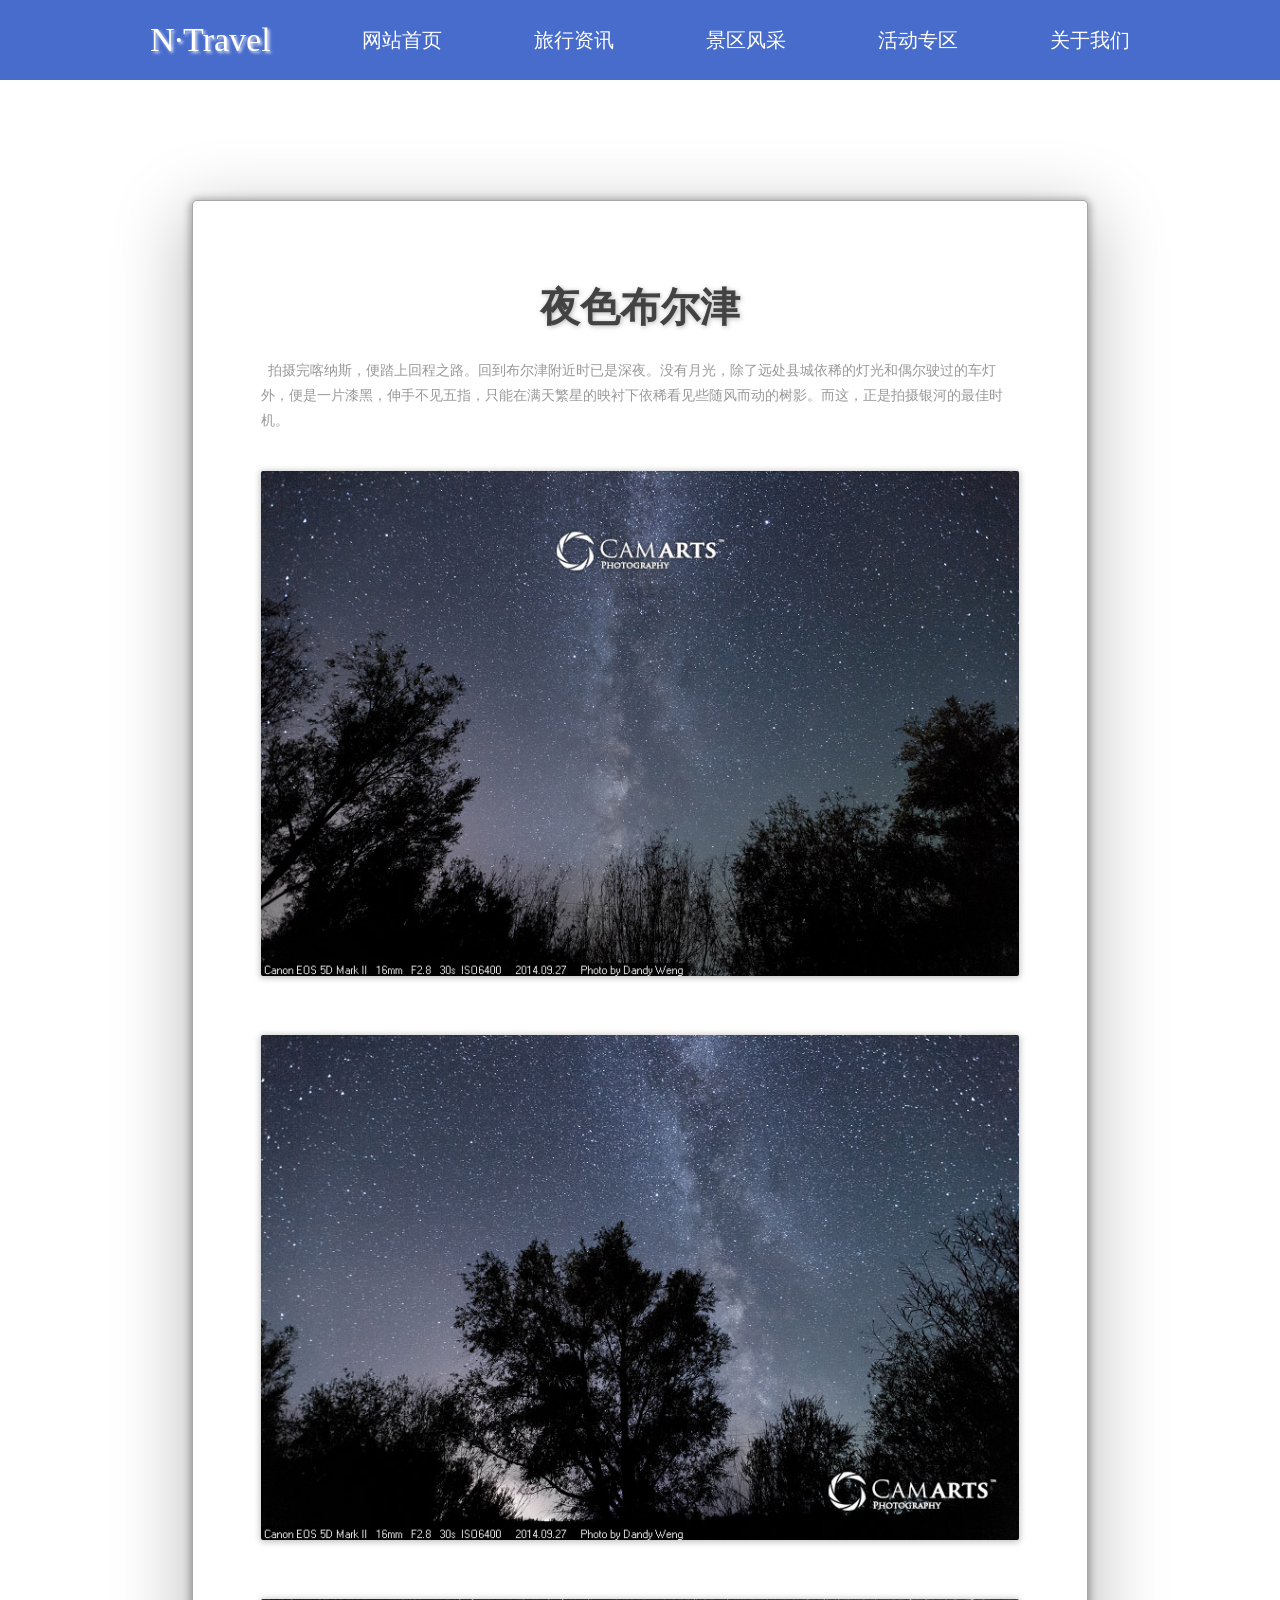
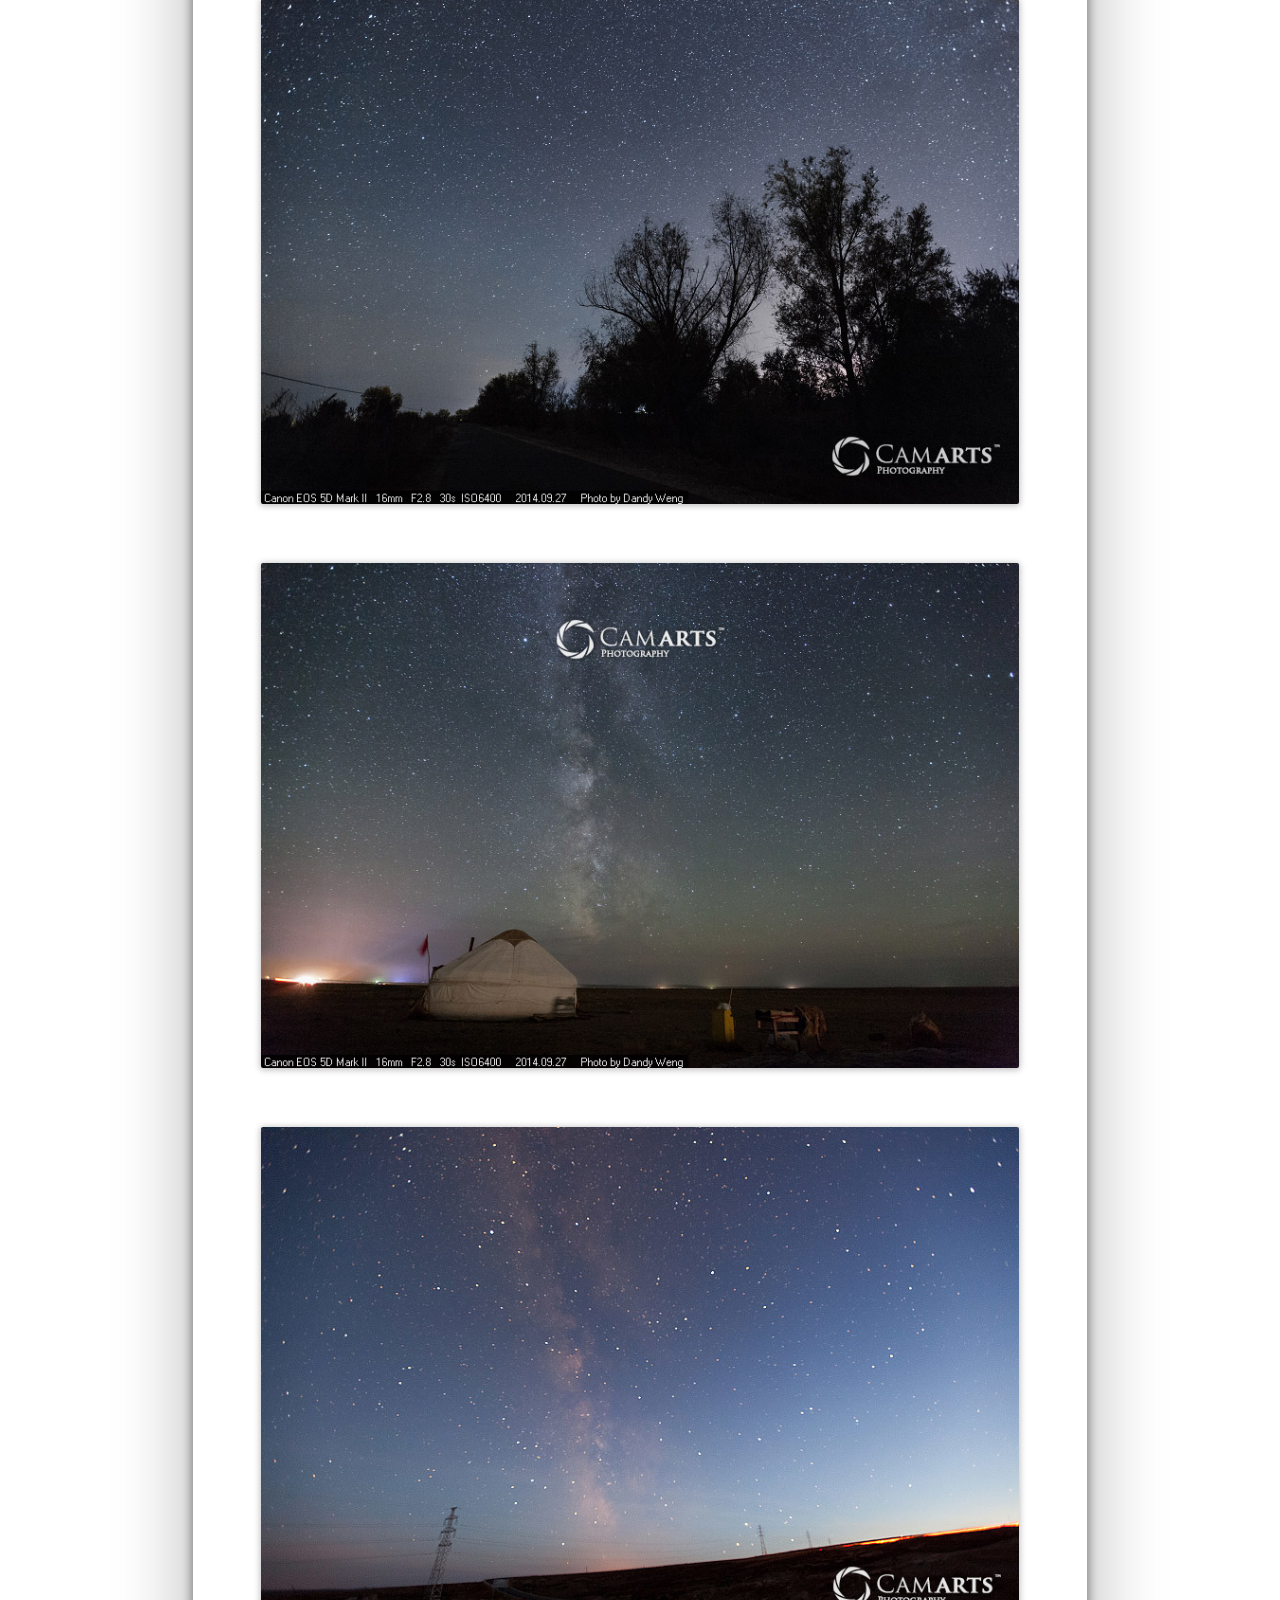
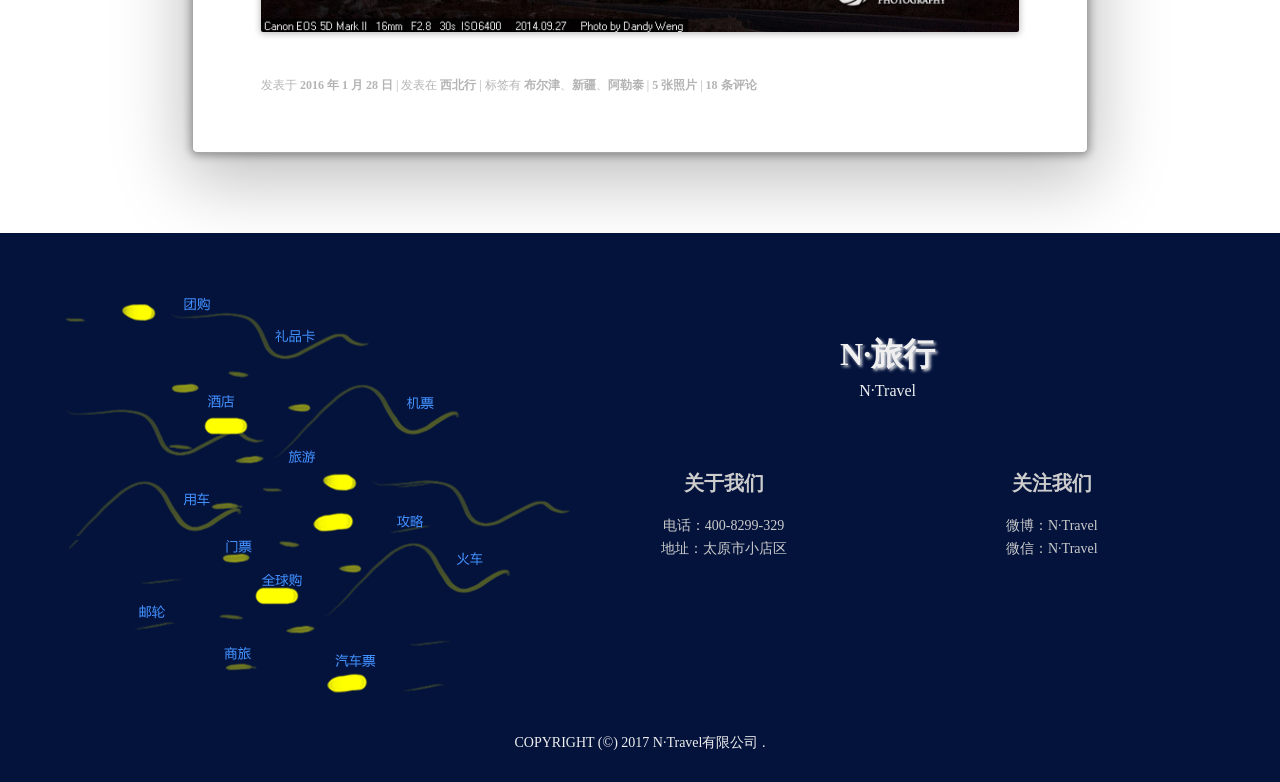
<file: detial.html>
<!DOCTYPE html>
<html lang="en">
<head>
	<meta charset="UTF-8">
	<title>详情页-布尔津</title>
	<link rel="stylesheet" href="css/detial.css">
	<link rel="stylesheet" href="css//response.css">
	<link rel="stylesheet" href="iconfont/iconfont.css">
</head>
<body>
	<!-- 头部 -->
	<!-- <header>
		<div class="banner-box">
			<div class="banner">
				<div class="banner-con">
					<div class="banner-content">
						<div class="banner-title">
							<h2>The Scenic Spot With Reference</h2>
							<p>景区随览</p>
						</div>
					</div>
				</div>
			</div>
		</div>
		<a href="#lxzx" class="xia-box">
			<div class="xia"></div>
			<div class="xia"></div>
			<div class="xia"></div>
		</a>
	</header> -->
	<!-- 头部 -->
	<!-- 导航 -->
	<nav class="fir">
		<ul>
			<li><a href="index.html" class="sign"><!-- <img src="img/sign.png" alt=""> -->N·Travel</a></li>
			<li><a href="index.html">网站首页</a></li>
			<li><a href="news.html">旅行资讯</a></li>
			<li><a href="scense.html">景区风采</a></li>
			<li><a href="active.html">活动专区</a></li>
			<li><a href="about.html">关于我们</a></li>
			<!-- <li><a href="look.html">景区随览</a></li> -->
		</ul>
	</nav>
	<nav class="sec">
		<ul>
			<li><a href="" class="iconfont icon-icon-test"></a></li>
			<li><a href=""><img src="img/sign.png" alt=""></a></li>
			<li><a href="" class="iconfont icon-fangdajing"></a></li>
		</ul>
	</nav>
	<!-- 导航结束 -->
	<!-- 旅行资讯 -->
	<main>
		<div class="content">
			<div class="show">
				<h1 class="title"><a href="">夜色布尔津</a></h1>
				<p class="nr">&nbsp;&nbsp;拍摄完喀纳斯，便踏上回程之路。回到布尔津附近时已是深夜。没有月光，除了远处县城依稀的灯光和偶尔驶过的车灯外，便是一片漆黑，伸手不见五指，只能在满天繁星的映衬下依稀看见些随风而动的树影。而这，正是拍摄银河的最佳时机。</p>
				<a href="" class="photo"><img src="img/jbbw.jpg" alt=""></a>
                <a href="" class="photo"><img src="img/jbbw1.jpg" alt=""></a>
                <a href="" class="photo"><img src="img/jbbw2.jpg" alt=""></a>
                <a href="" class="photo"><img src="img/jbbw3.jpg" alt=""></a>
                <a href="" class="photo"><img src="img/jbbw4.jpg" alt=""></a>
				<div class="detail">
					发表于 <a href="">2016 年 1 月 28 日</a> | 发表在 <a href="">西北行</a>	| 标签有 <a href="">布尔津</a>、<a href="">新疆</a>、<a href="">阿勒泰</a>	| <a href="">5 张照片</a> | <a href="">18 条评论</a>
				</div>
			</div>
		</div>
	</main>
	<!-- 旅行资讯结束 -->
	<div class="jiange"></div>
	<!-- 底部 -->
	<footer>
		<div class="footer-box">
			<div class="footer-left">
				<div class="fuwu">
					<img src="img/p7-dong.png" alt="" class="footer-img footer-img-f">
					<img src="img/p7-dong2.png" alt="" class="footer-img footer-img-fi">
					<img src="img/p7-dong3.png" alt="" class="footer-img footer-img-t">
					<img src="img/p7-dong4.png" alt="" class="footer-img footer-img-fi">
					<img src="img/p7-dong5.png" alt="" class="footer-img footer-img-f">
					<img src="img/p7-dong6.png" alt="" class="footer-img footer-img-t">
					<img src="img/p7-dong7.png" alt="" class="footer-img footer-img-f">
					<img src="img/p7-dong8.png" alt="" class="footer-img footer-img-fi">
				<img src="img/p7-dong9.png" alt="" class="footer-img footer-img-t">
				</div>
			</div>
			<div class="footer-right">
				<div class="footer-title">
					<h1>N·旅行</h1>
					<p>N·Travel</p>
				</div>
				<div class="footer-con">
					<div class="footer-content">
						<h2>关于我们</h2>
						<p>电话：400-8299-329</p>
						<p>地址：太原市小店区</p>
						<!-- <p>关注：微信&nbsp;微博</p> -->
					</div>
					<div class="footer-content1">
						<h2>关注我们</h2>
						<p>微博：N·Travel</p>
						<p>微信：N·Travel</p>
						<!-- <p>关注：微信&nbsp;微博</p> -->
					</div>
				</div>
			</div>
		</div>
				<!-- <div class="footer-solid"><hr></div> -->
				<div class="copy">COPYRIGHT (©) 2017 N·Travel有限公司 .  </div>
	</footer>
	<!-- 底部结束 -->
</body>
</html>
</file>
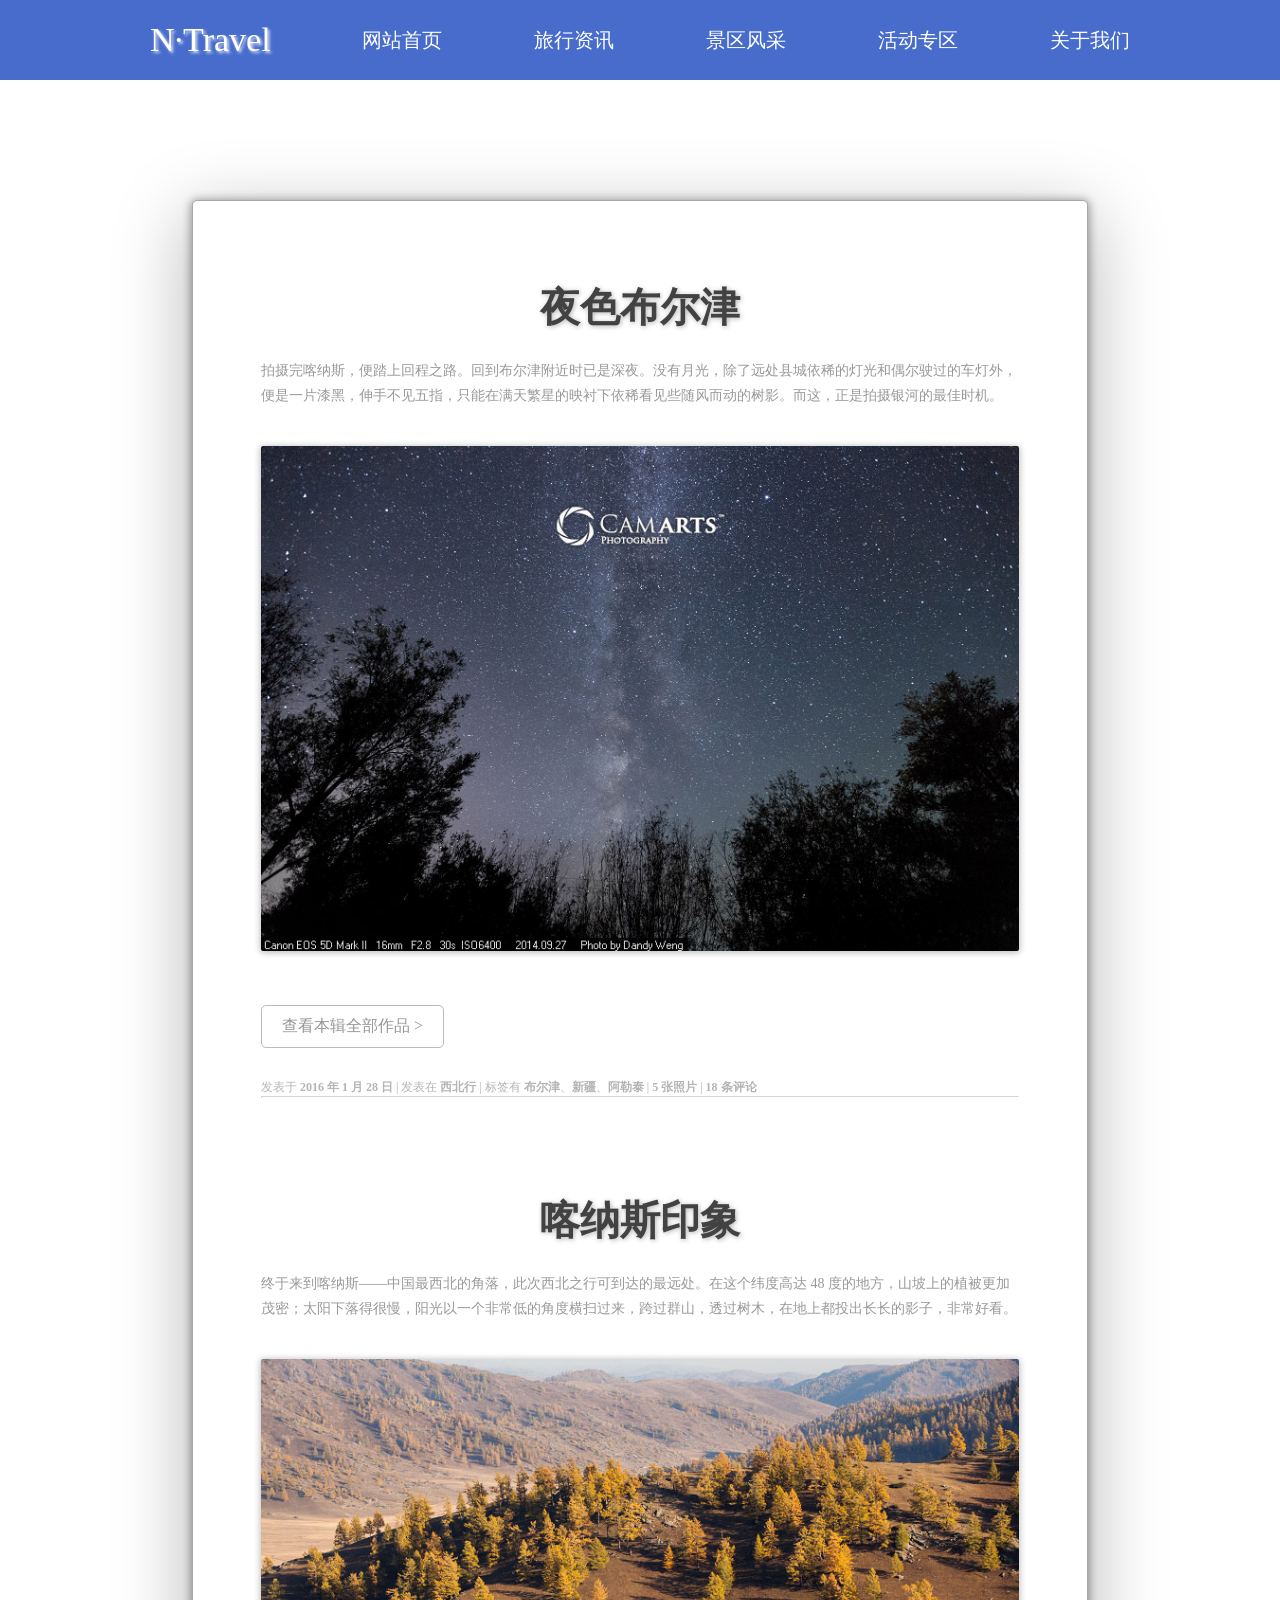
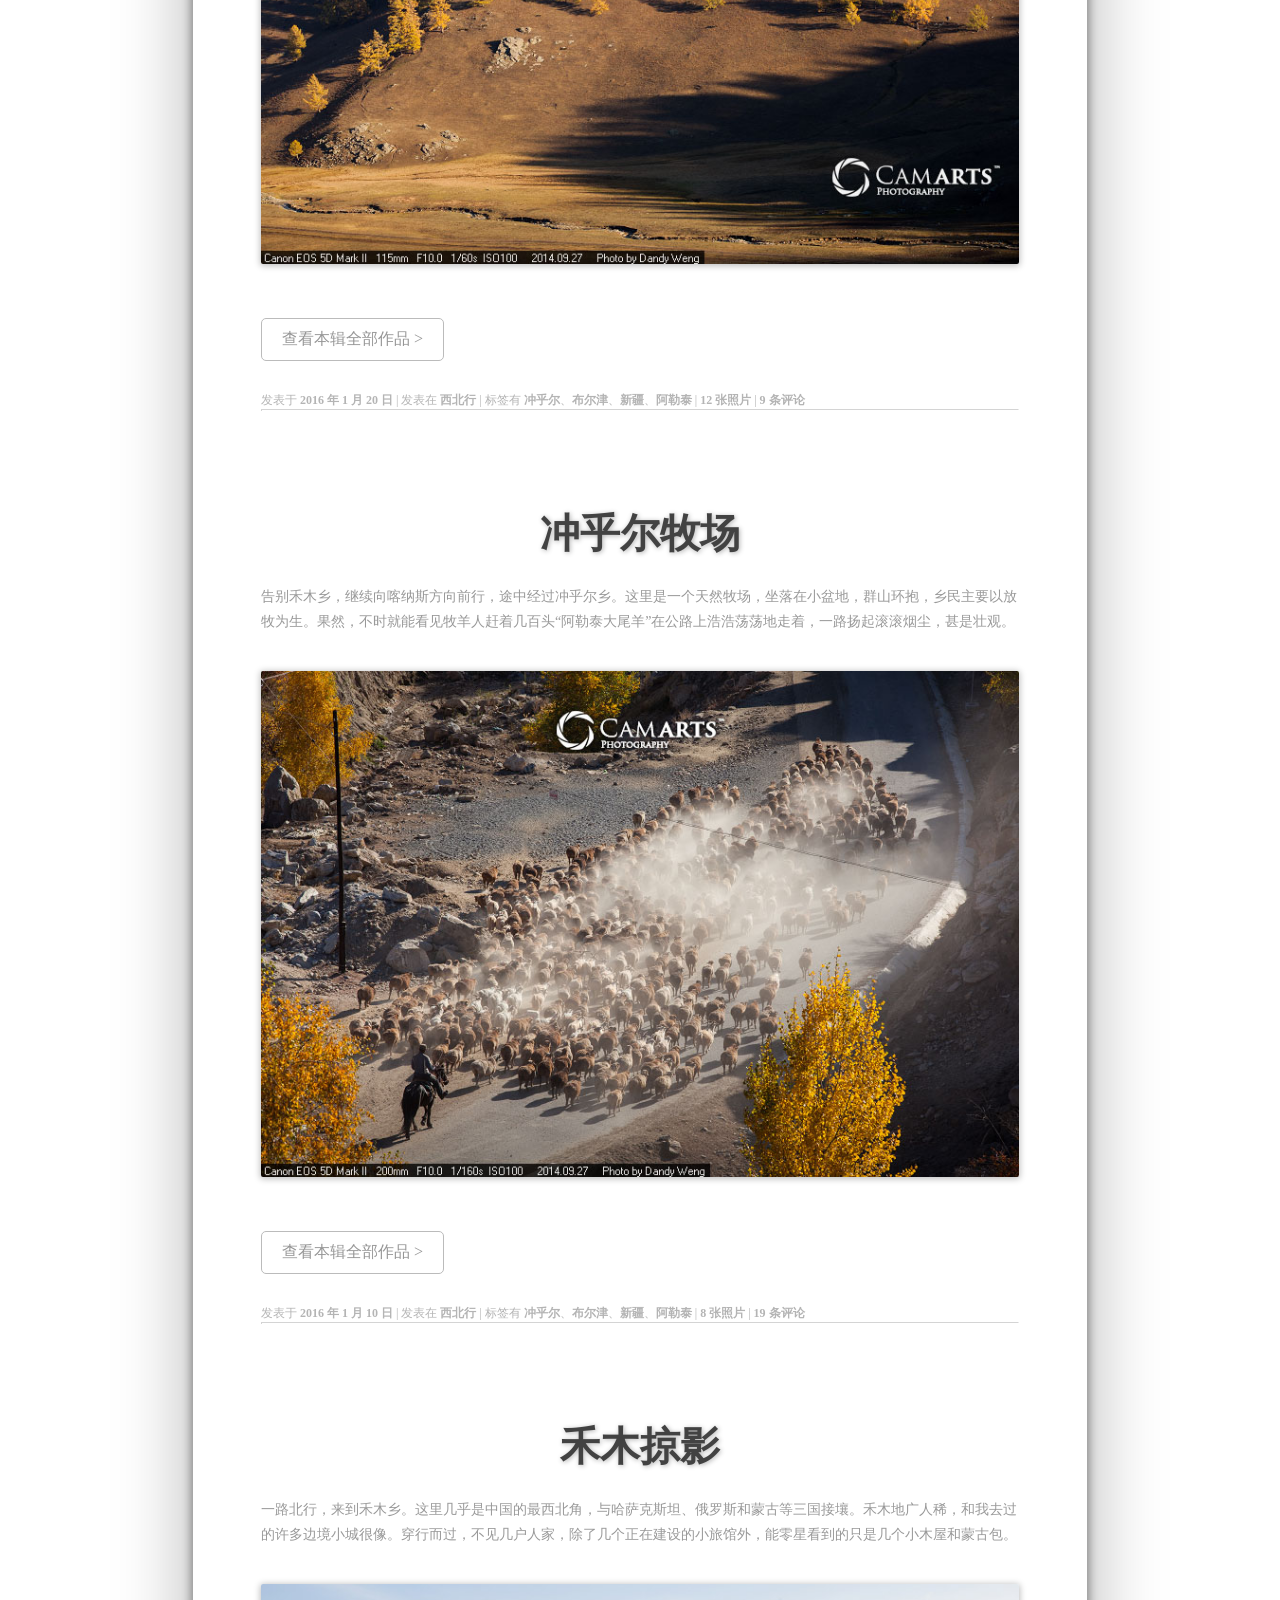
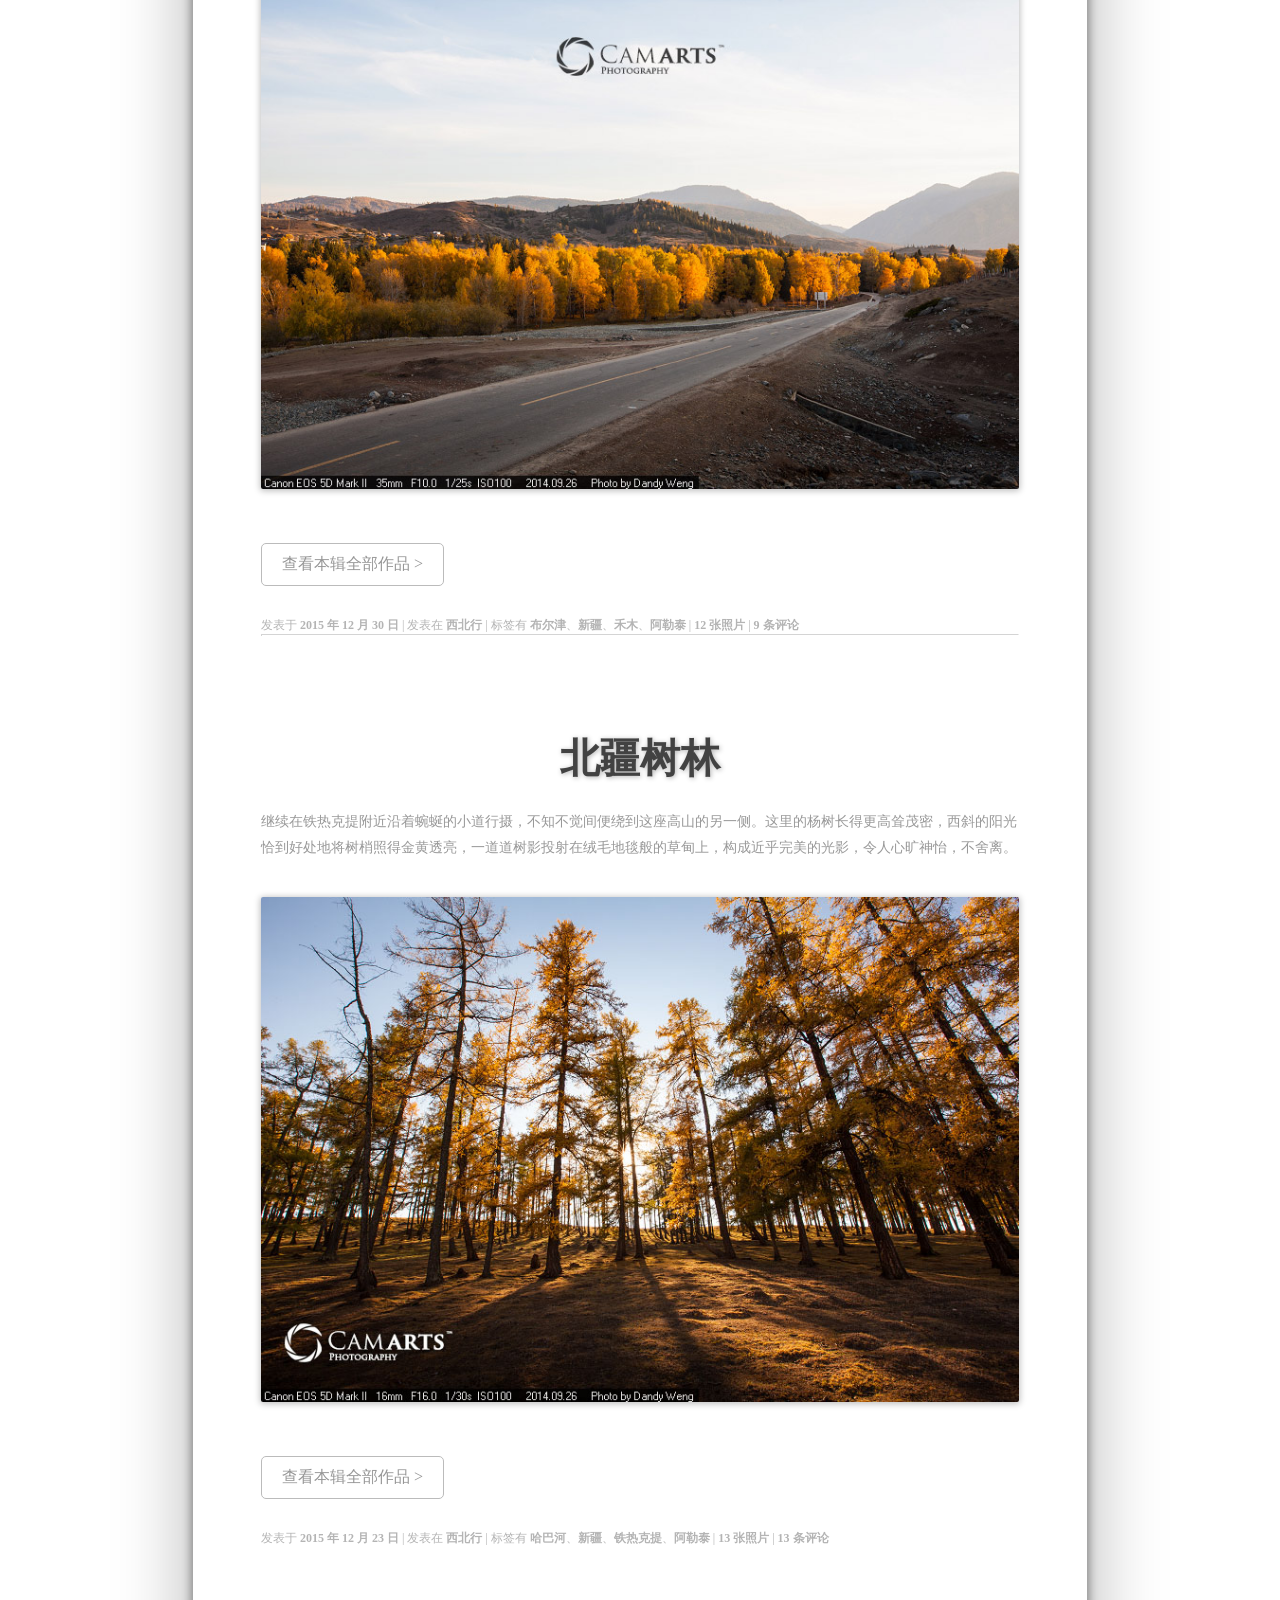
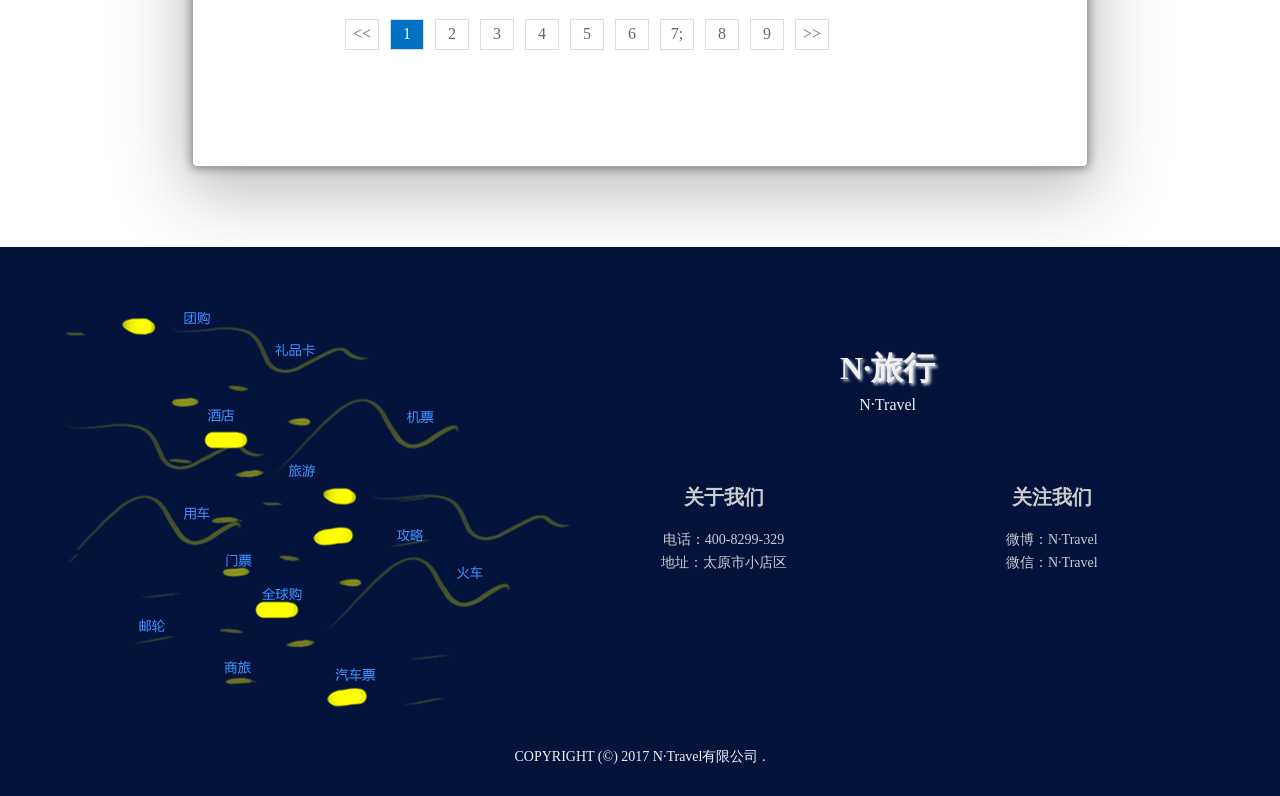
<file: look.html>
<!DOCTYPE html>
<html lang="en">
<head>
	<meta charset="UTF-8">
	<title>景区随览</title>
	<link rel="stylesheet" href="css/look.css">
	<link rel="stylesheet" href="css//response.css">
	<link rel="stylesheet" href="iconfont/iconfont.css">
</head>
<body>
	<!-- 头部 -->
	<!-- <header>
		<div class="banner-box">
			<div class="banner">
				<div class="banner-con">
					<div class="banner-content">
						<div class="banner-title">
							<h2>The Scenic Spot With Reference</h2>
							<p>景区随览</p>
						</div>
					</div>
				</div>
			</div>
		</div>
		<a href="#lxzx" class="xia-box">
			<div class="xia"></div>
			<div class="xia"></div>
			<div class="xia"></div>
		</a>
	</header> -->
	<!-- 头部 -->
	<!-- 导航 -->
	<nav class="fir">
		<ul>
			<li><a href="index.html" class="sign"><!-- <img src="img/sign.png" alt=""> -->N·Travel</a></li>
			<li><a href="index.html">网站首页</a></li>
			<li><a href="news.html">旅行资讯</a></li>
			<li><a href="scense.html">景区风采</a></li>
			<li><a href="active.html">活动专区</a></li>
			<li><a href="about.html">关于我们</a></li>
			<!-- <li><a href="look.html">景区随览</a></li> -->
		</ul>
	</nav>
	<nav class="sec">
		<ul>
			<li><a href="" class="iconfont icon-icon-test"></a></li>
			<li><a href=""><img src="img/sign.png" alt=""></a></li>
			<li><a href="" class="iconfont icon-fangdajing"></a></li>
		</ul>
	</nav>
	<!-- 导航结束 -->
	<!-- 旅行资讯 -->
	<a name="lxzx"></a>
	<main>
		<div class="content">
			<div class="show">
				<h1 class="title"><a href="detial.html">夜色布尔津</a></h1>
				<p class="nr">拍摄完喀纳斯，便踏上回程之路。回到布尔津附近时已是深夜。没有月光，除了远处县城依稀的灯光和偶尔驶过的车灯外，便是一片漆黑，伸手不见五指，只能在满天繁星的映衬下依稀看见些随风而动的树影。而这，正是拍摄银河的最佳时机。</p>
				<a href="detial.html" class="photo"><img src="img/jbbw.jpg" alt=""></a>
				<a href="detial.html" class="more">查看本辑全部作品 > </a>
				<div class="detail">
					发表于 <a href="">2016 年 1 月 28 日</a> | 发表在 <a href="">西北行</a>	| 标签有 <a href="">布尔津</a>、<a href="">新疆</a>、<a href="">阿勒泰</a>	| <a href="">5 张照片</a> | <a href="">18 条评论</a>
				</div>
				<hr>
			</div>
			<div class="show">
				<h1 class="title"><a href="detial.html">喀纳斯印象</a></h1>
				<p class="nr">终于来到喀纳斯——中国最西北的角落，此次西北之行可到达的最远处。在这个纬度高达 48 度的地方，山坡上的植被更加茂密；太阳下落得很慢，阳光以一个非常低的角度横扫过来，跨过群山，透过树木，在地上都投出长长的影子，非常好看。</p>
				<a href="detial.html" class="photo"><img src="img/knsyx.jpg" alt=""></a>
				<a href="" class="more">查看本辑全部作品 > </a>
				<div class="detail">
					发表于 <a href="">2016 年 1 月 20 日</a> | 发表在 <a href="">西北行</a>	| 标签有 <a href="">冲乎尔</a>、<a href="">布尔津</a>、<a href="">新疆</a>、<a href="">阿勒泰</a>	| <a href="">12 张照片</a> | <a href="">9 条评论</a>
				</div>
				<hr>
			</div>
            <div class="show">
				<h1 class="title"><a href="detial.html">冲乎尔牧场</a></h1>
				<p class="nr">告别禾木乡，继续向喀纳斯方向前行，途中经过冲乎尔乡。这里是一个天然牧场，坐落在小盆地，群山环抱，乡民主要以放牧为生。果然，不时就能看见牧羊人赶着几百头“阿勒泰大尾羊”在公路上浩浩荡荡地走着，一路扬起滚滚烟尘，甚是壮观。</p>
				<a href="detial.html" class="photo"><img src="img/chemc.jpg" alt=""></a>
				<a href="" class="more">查看本辑全部作品 > </a>
				<div class="detail">
					发表于 <a href="">2016 年 1 月 10 日</a> | 发表在 <a href="">西北行</a>	| 标签有 <a href="">冲乎尔</a>、<a href="">布尔津</a>、<a href="">新疆</a>、<a href="">阿勒泰</a>	| <a href="">8 张照片</a> | <a href="">19 条评论</a>
				</div>
				<hr>
			</div>
			<div class="show">
				<h1 class="title"><a href="detial.html">禾木掠影</a></h1>
				<p class="nr">一路北行，来到禾木乡。这里几乎是中国的最西北角，与哈萨克斯坦、俄罗斯和蒙古等三国接壤。禾木地广人稀，和我去过的许多边境小城很像。穿行而过，不见几户人家，除了几个正在建设的小旅馆外，能零星看到的只是几个小木屋和蒙古包。</p>
				<a href="detial.html" class="photo"><img src="img/hmly.jpg" alt=""></a>
				<a href="" class="more">查看本辑全部作品 > </a>
				<div class="detail">
					发表于 <a href="">2015 年 12 月 30 日</a> | 发表在 <a href="">西北行</a>	| 标签有 <a href="">布尔津</a>、<a href="">新疆</a>、<a href="">禾木</a>、<a href="">阿勒泰</a>	| <a href="">12 张照片</a> | <a href="">9 条评论</a>
				</div>
				<hr>
			</div>
            <div class="show">
				<h1 class="title"><a href="detial.html">北疆树林</a></h1>
				<p class="nr">继续在铁热克提附近沿着蜿蜒的小道行摄，不知不觉间便绕到这座高山的另一侧。这里的杨树长得更高耸茂密，西斜的阳光恰到好处地将树梢照得金黄透亮，一道道树影投射在绒毛地毯般的草甸上，构成近乎完美的光影，令人心旷神怡，不舍离。</p>
				<a href="detial.html" class="photo"><img src="img/bjsl.jpg" alt=""></a>
				<a href="" class="more">查看本辑全部作品 > </a>
				<div class="detail">
					发表于 <a href="">2015 年 12 月 23 日</a> | 发表在 <a href="">西北行</a>	| 标签有 <a href="">哈巴河</a>、<a href="">新疆</a>、<a href="">铁热克提</a>、<a href="">阿勒泰</a>	| <a href="">13 张照片</a> | <a href="">13 条评论</a>
				</div>
			</div>
			<div class="yema-box">
			<ul class="yema">
				<li><a href=""><span class="click">&lt;&lt;</span></a></li>
				<li><a href=""><span class="click Onclick">1</span></a></li>
				<li><a href=""><span class="click">2</span></a></li>
				<li><a href=""><span class="click">3</span></a></li>
				<li><a href=""><span class="click">4</span></a></li>
				<li><a href=""><span class="click">5</span></a></li>
				<li><a href=""><span class="click">6</span></a></li>
				<li><a href=""><span class="click">7;</span></a></li>
				<li><a href=""><span class="click">8</span></a></li>
				<li><a href=""><span class="click">9</span></a></li>
				<li><a href=""><span class="click">&gt;&gt;</span></a></li>
			</ul>
		</div>
		</div>
	</main>
	<!-- 旅行资讯结束 -->
	<div class="jiange"></div>
	<!-- 底部 -->
	<footer>
		<div class="footer-box">
			<div class="footer-left">
				<div class="fuwu">
					<img src="img/p7-dong.png" alt="" class="footer-img footer-img-f">
					<img src="img/p7-dong2.png" alt="" class="footer-img footer-img-fi">
					<img src="img/p7-dong3.png" alt="" class="footer-img footer-img-t">
					<img src="img/p7-dong4.png" alt="" class="footer-img footer-img-fi">
					<img src="img/p7-dong5.png" alt="" class="footer-img footer-img-f">
					<img src="img/p7-dong6.png" alt="" class="footer-img footer-img-t">
					<img src="img/p7-dong7.png" alt="" class="footer-img footer-img-f">
					<img src="img/p7-dong8.png" alt="" class="footer-img footer-img-fi">
				<img src="img/p7-dong9.png" alt="" class="footer-img footer-img-t">
				</div>
			</div>
			<div class="footer-right">
				<div class="footer-title">
					<h1>N·旅行</h1>
					<p>N·Travel</p>
				</div>
				<div class="footer-con">
					<div class="footer-content">
						<h2>关于我们</h2>
						<p>电话：400-8299-329</p>
						<p>地址：太原市小店区</p>
						<!-- <p>关注：微信&nbsp;微博</p> -->
					</div>
					<div class="footer-content1">
						<h2>关注我们</h2>
						<p>微博：N·Travel</p>
						<p>微信：N·Travel</p>
						<!-- <p>关注：微信&nbsp;微博</p> -->
					</div>
				</div>
			</div>
		</div>
				<!-- <div class="footer-solid"><hr></div> -->
				<div class="copy">COPYRIGHT (©) 2017 N·Travel有限公司 .  </div>
	</footer>
	<!-- 底部结束 -->
</body>
</html>
</file>
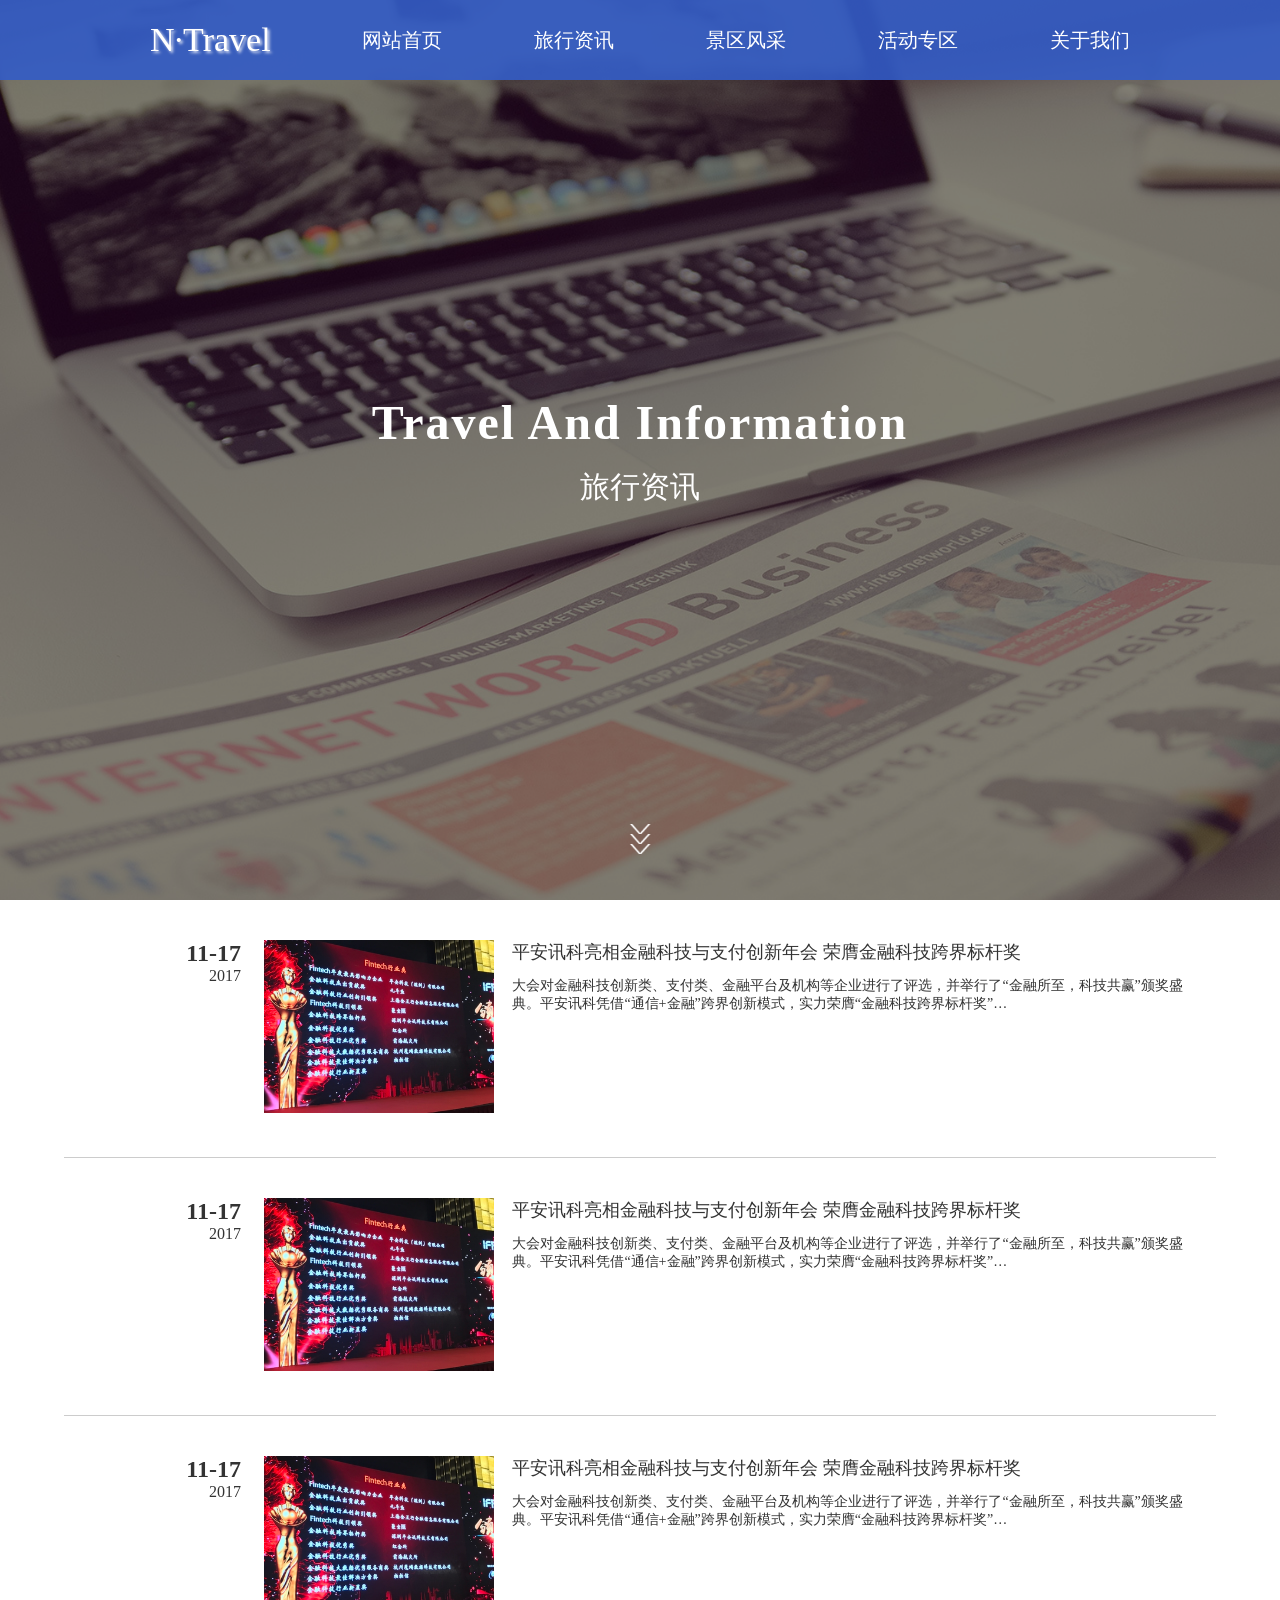
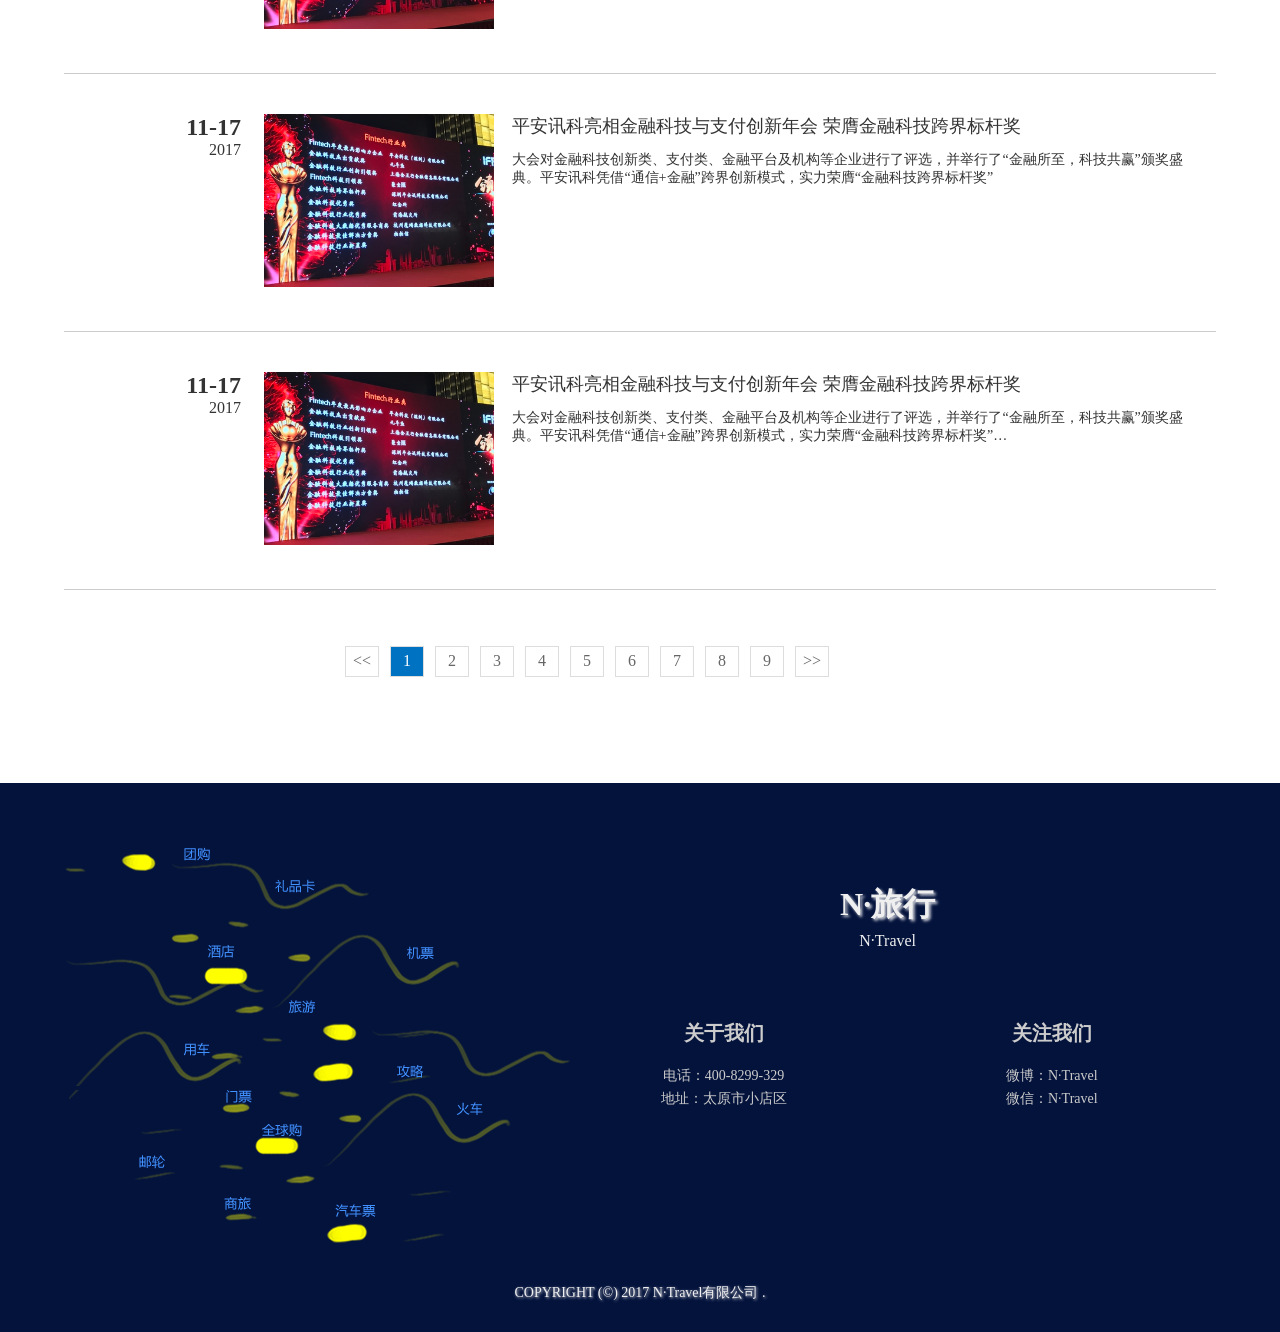
<file: news.html>
<!DOCTYPE html>
<html lang="en">
<head>
	<meta charset="UTF-8">
	<title>旅行资讯</title>
	<link rel="stylesheet" href="css/news.css">
	<link rel="stylesheet" href="css/response.css">
	<link rel="stylesheet" href="iconfont/iconfont.css">
</head>
<body>
	<!-- 头部 -->
	<header>
		<div class="banner-box">
			<div class="banner">
				<div class="banner-con">
					<div class="banner-content">
						<div class="banner-title">
							<h2>Travel And Information</h2>
							<p>旅行资讯</p>
						</div>
					</div>
				</div>
			</div>
		</div>
		<a href="#lxzx" class="xia-box">
			<div class="xia"></div>
			<div class="xia"></div>
			<div class="xia"></div>
		</a>
	</header>
	<!-- 头部 -->
	<!-- 导航 -->
	<nav class="fir">
		<ul>
			<li><a href="index.html" class="sign"><!-- <img src="img/sign.png" alt=""> -->N·Travel</a></li>
			<li><a href="index.html">网站首页</a></li>
			<li><a href="news.html">旅行资讯</a></li>
			<li><a href="scense.html">景区风采</a></li>
			<li><a href="active.html">活动专区</a></li>
			<li><a href="about.html">关于我们</a></li>
			<!-- <li><a href="look.html">景区随览</a></li> -->
		</ul>
	</nav>
	<nav class="sec">
		<ul>
			<li><a href="" class="iconfont icon-icon-test"></a></li>
			<li><a href=""><img src="img/sign.png" alt=""></a></li>
			<li><a href="" class="iconfont icon-fangdajing"></a></li>
		</ul>
	</nav>
	<!-- 导航结束 -->
	<!-- 旅行资讯 -->
	<a name="lxzx"></a>
	<main>
		<div class="news-box">
			<ul class="new-box">
				<li class="news">
					<a href="zixun.html"class="news-a">
						<div class="new">
							<div class="times">
								<h2>11-17</h2>
								<p>2017</p>
							</div>
							<div class="img">
								<img src="img/news.jpg" alt="">
							</div>
							<div class="content">
								<div class="news-title">平安讯科亮相金融科技与支付创新年会 荣膺金融科技跨界标杆奖</div>
								<div class="news-con">大会对金融科技创新类、支付类、金融平台及机构等企业进行了评选，并举行了“金融所至，科技共赢”颁奖盛典。平安讯科凭借“通信+金融”跨界创新模式，实力荣膺“金融科技跨界标杆奖”…</div>
								
							</div>
						</div>
					</a>
				</li>
				<li class="news">
					<a href="zixun.html"class="news-a">
						<div class="new">
							<div class="times">
								<h2>11-17</h2>
								<p>2017</p>
							</div>
							<div class="img">
								<img src="img/news.jpg" alt="">
							</div>
							<div class="content">
								<div class="news-title">平安讯科亮相金融科技与支付创新年会 荣膺金融科技跨界标杆奖</div>
								<div class="news-con">大会对金融科技创新类、支付类、金融平台及机构等企业进行了评选，并举行了“金融所至，科技共赢”颁奖盛典。平安讯科凭借“通信+金融”跨界创新模式，实力荣膺“金融科技跨界标杆奖”…</div>
								
							</div>
						</div>
					</a>
				</li>
				<li class="news">
					<a href="zixun.html"class="news-a">
						<div class="new">
							<div class="times">
								<h2>11-17</h2>
								<p>2017</p>
							</div>
							<div class="img">
								<img src="img/news.jpg" alt="">
							</div>
							<div class="content">
								<div class="news-title">平安讯科亮相金融科技与支付创新年会 荣膺金融科技跨界标杆奖</div>
								<div class="news-con">大会对金融科技创新类、支付类、金融平台及机构等企业进行了评选，并举行了“金融所至，科技共赢”颁奖盛典。平安讯科凭借“通信+金融”跨界创新模式，实力荣膺“金融科技跨界标杆奖”…</div>
								
							</div>
						</div>
					</a>
				</li>
				<li class="news">
					<a href="zixun.html"class="news-a">
						<div class="new">
							<div class="times">
								<h2>11-17</h2>
								<p>2017</p>
							</div>
							<div class="img">
								<img src="img/news.jpg" alt="">
							</div>
							<div class="content">
								<div class="news-title">平安讯科亮相金融科技与支付创新年会 荣膺金融科技跨界标杆奖</div>
								<div class="news-con">大会对金融科技创新类、支付类、金融平台及机构等企业进行了评选，并举行了“金融所至，科技共赢”颁奖盛典。平安讯科凭借“通信+金融”跨界创新模式，实力荣膺“金融科技跨界标杆奖”</div>
								
							</div>
						</div>
					</a>
				</li>
				<li class="news">
					<a href="zixun.html"class="news-a">
						<div class="new">
							<div class="times">
								<h2>11-17</h2>
								<p>2017</p>
							</div>
							<div class="img">
								<img src="img/news.jpg" alt="">
							</div>
							<div class="content">
								<div class="news-title">平安讯科亮相金融科技与支付创新年会 荣膺金融科技跨界标杆奖</div>
								<div class="news-con">大会对金融科技创新类、支付类、金融平台及机构等企业进行了评选，并举行了“金融所至，科技共赢”颁奖盛典。平安讯科凭借“通信+金融”跨界创新模式，实力荣膺“金融科技跨界标杆奖”…</div>
								
							</div>
						</div>
					</a>
				</li>
			</ul>
		</div>
		<div class="yema-box">
			<ul class="yema">
				<li><a href=""><span class="click">&lt;&lt;</span></a></li>
				<li><a href=""><span class="click Onclick">1</span></a></li>
				<li><a href=""><span class="click">2</span></a></li>
				<li><a href=""><span class="click">3</span></a></li>
				<li><a href=""><span class="click">4</span></a></li>
				<li><a href=""><span class="click">5</span></a></li>
				<li><a href=""><span class="click">6</span></a></li>
				<li><a href=""><span class="click">7</span></a></li>
				<li><a href=""><span class="click">8</span></a></li>
				<li><a href=""><span class="click">9</span></a></li>
				<li><a href=""><span class="click">&gt;&gt;</span></a></li>
			</ul>
		</div>
	</main>
	<!-- 旅行资讯结束 -->
	<!-- 底部 -->
	<footer>
		<div class="footer-box">
			<div class="footer-left">
				<div class="fuwu">
					<img src="img/p7-dong.png" alt="" class="footer-img footer-img-f">
					<img src="img/p7-dong2.png" alt="" class="footer-img footer-img-fi">
					<img src="img/p7-dong3.png" alt="" class="footer-img footer-img-t">
					<img src="img/p7-dong4.png" alt="" class="footer-img footer-img-fi">
					<img src="img/p7-dong5.png" alt="" class="footer-img footer-img-f">
					<img src="img/p7-dong6.png" alt="" class="footer-img footer-img-t">
					<img src="img/p7-dong7.png" alt="" class="footer-img footer-img-f">
					<img src="img/p7-dong8.png" alt="" class="footer-img footer-img-fi">
				<img src="img/p7-dong9.png" alt="" class="footer-img footer-img-t">
				</div>
			</div>
			<div class="footer-right">
				<div class="footer-title">
					<h1>N·旅行</h1>
					<p>N·Travel</p>
				</div>
				<div class="footer-con">
					<div class="footer-content">
						<h2>关于我们</h2>
						<p>电话：400-8299-329</p>
						<p>地址：太原市小店区</p>
						<!-- <p>关注：微信&nbsp;微博</p> -->
					</div>
					<div class="footer-content1">
						<h2>关注我们</h2>
						<p>微博：N·Travel</p>
						<p>微信：N·Travel</p>
						<!-- <p>关注：微信&nbsp;微博</p> -->
					</div>
				</div>
			</div>
		</div>
				<!-- <div class="footer-solid"><hr></div> -->
				<div class="copy">COPYRIGHT (©) 2017 N·Travel有限公司 .  </div>
	</footer>
	<!-- 底部结束 -->
</body>
</html>
<script>
	window.onload = function(){
		let nav = document.querySelector('nav');
		window.onscroll = function(){
			var scrollTop = document.documentElement.scrollTop || document.body.scrollTop || window.scrollY || window.pageYOffset;
			if(scrollTop > 1000){
				nav.style.background = 'rgba(51,93,199,0)]';
			}else{
				nav.style.background = 'rgba(51,93,199,0.9)';
			}
			// console.log(scrollTop)
		}
	}
</script>
</file>
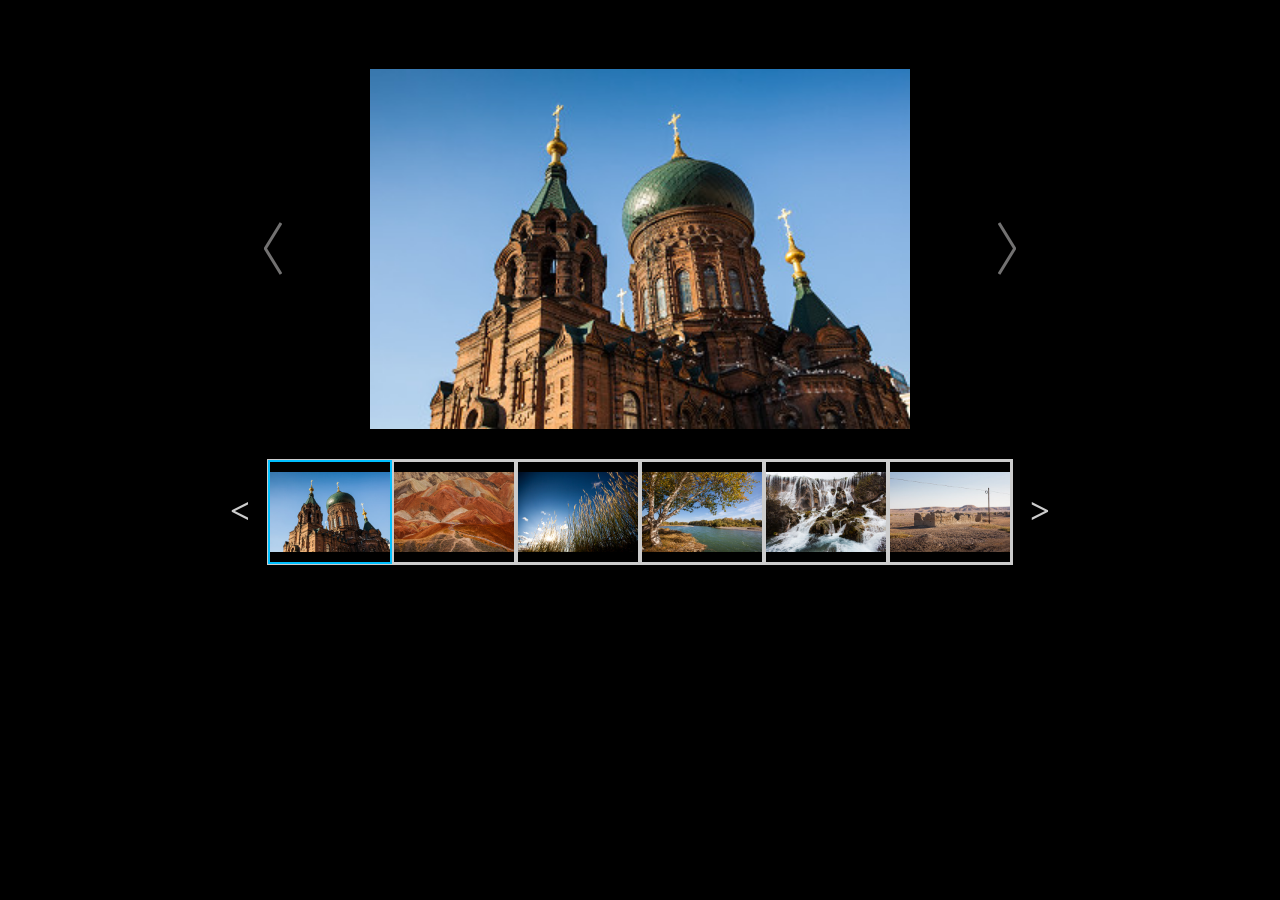
<file: photo.html>
<!doctype html>
<html lang="en">
<head>
    <meta charset="UTF-8">
    <title>Document</title>
    <link rel="stylesheet" href="css/photo.css">
    <script src="js/jquery-3.2.1.min.js"></script>
</head>
<body>
    <div class="Topbox">
        <div class="Lbtn"></div>
        <div class="photo">
            <img src="img/1.jpg" alt="">
        </div>
        <div class="Rbtn"></div>
    </div>
    <div class="ListBox">
        <div class="LLbtn">&lt;</div>
        <div class="photoList">
            <ul>
                <li class="active"><img src="img/1.jpg" alt=""></li>
                <li><img src="img/2.jpg" alt=""></li>
                <li><img src="img/3.jpg" alt=""></li>
                <li><img src="img/4.jpg" alt=""></li>
                <li><img src="img/5.jpg" alt=""></li>
                <li><img src="img/6.jpg" alt=""></li>
                <li><img src="img/7.jpg" alt=""></li>
                <li><img src="img/8.jpg" alt=""></li>
                <li><img src="img/9.jpg" alt=""></li>
                <li><img src="img/10.jpg" alt=""></li>
                <li><img src="img/11.jpg" alt=""></li>
                <li><img src="img/12.jpg" alt=""></li>
                <li><img src="img/13.jpg" alt=""></li>
                <li><img src="img/14.jpg" alt=""></li>
                <li><img src="img/15.jpg" alt=""></li>
                <li><img src="img/16.jpg" alt=""></li>
                <li><img src="img/17.jpg" alt=""></li>
                <li><img src="img/18.jpg" alt=""></li>
                <li><img src="img/19.jpg" alt=""></li>
                <li><img src="img/20.jpg" alt=""></li>
                <li><img src="img/21.jpg" alt=""></li>
                <li><img src="img/22.jpg" alt=""></li>
                <li><img src="img/23.jpg" alt=""></li>
                <li><img src="img/24.jpg" alt=""></li>
                <li><img src="img/25.jpg" alt=""></li>
                <li><img src="img/26.jpg" alt=""></li>
                <li><img src="img/27.jpg" alt=""></li>
                <li><img src="img/28.jpg" alt=""></li>
                <li><img src="img/29.jpg" alt=""></li>
                <li><img src="img/30.jpg" alt=""></li>
            </ul>
        </div>
        <div class="LRbtn">&gt;</div>
    </div>
</body>
</html>
<script src="js/photo.js"></script>
</file>
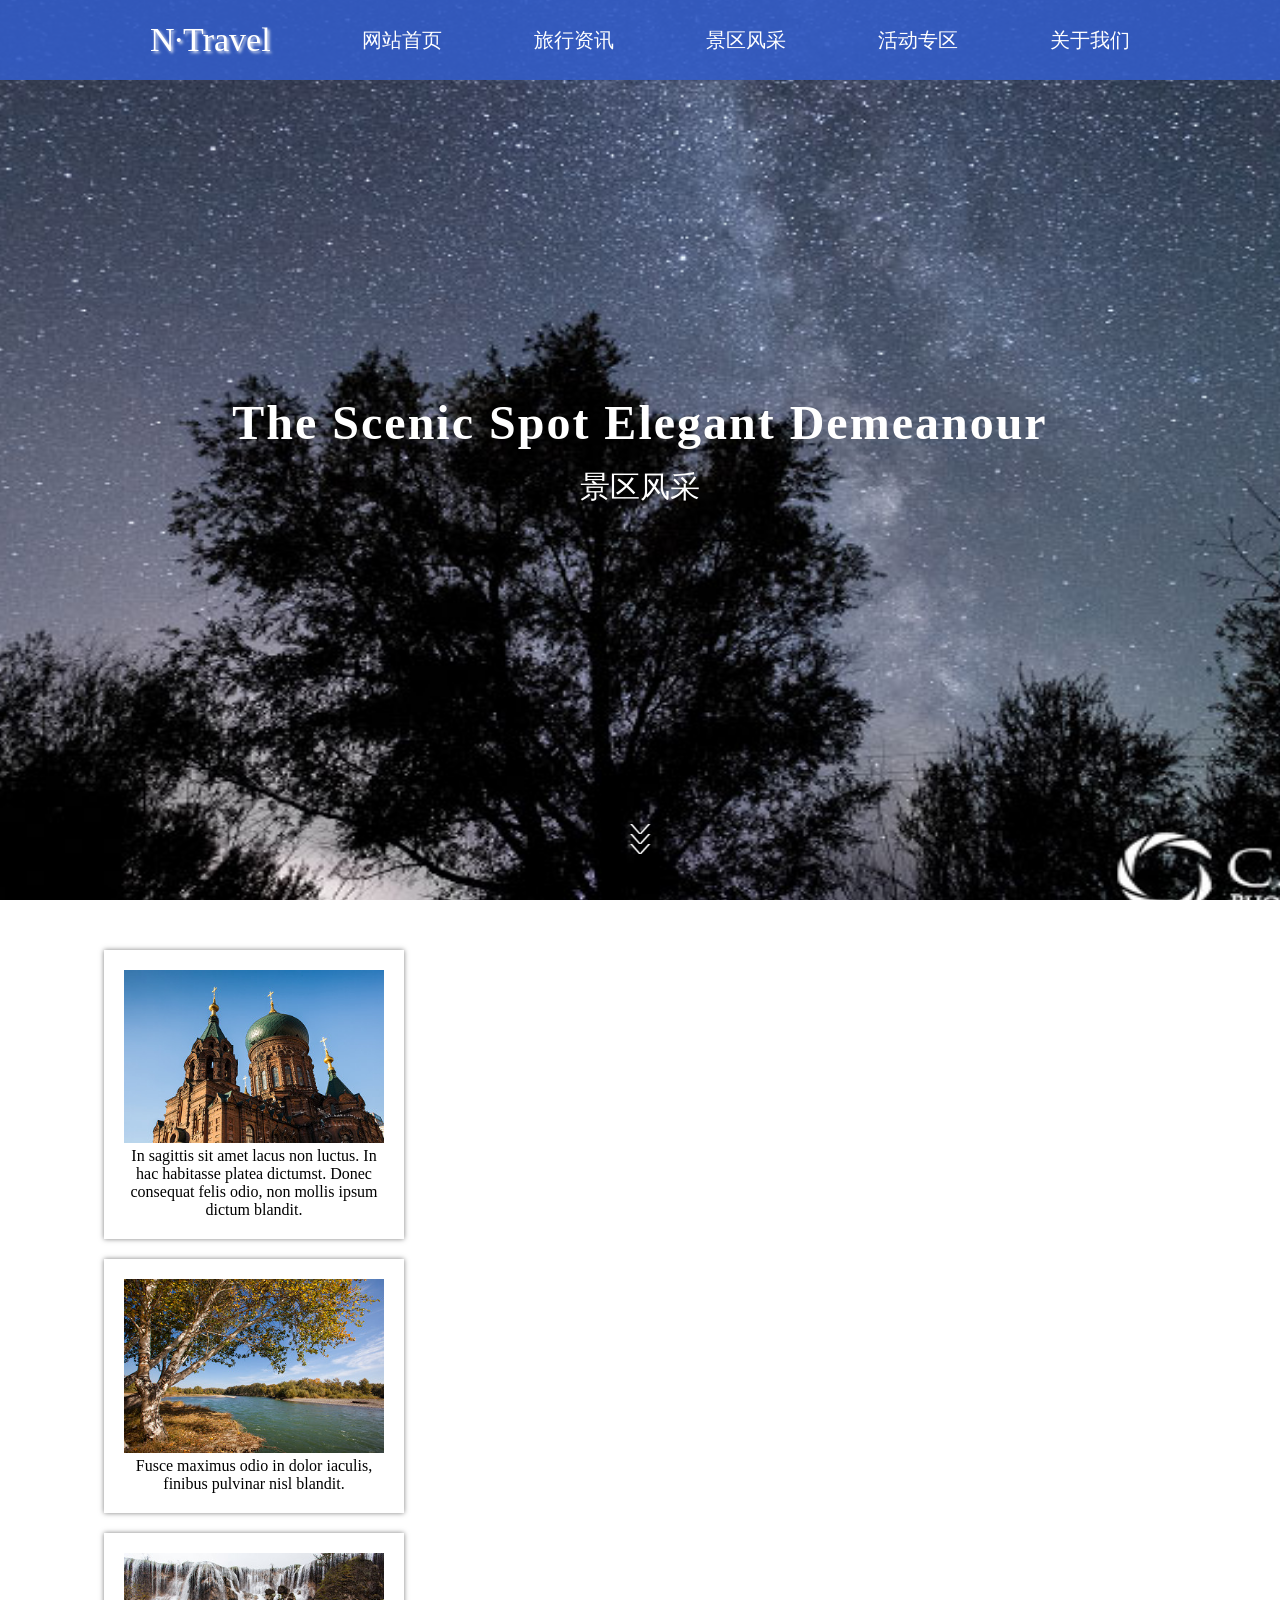
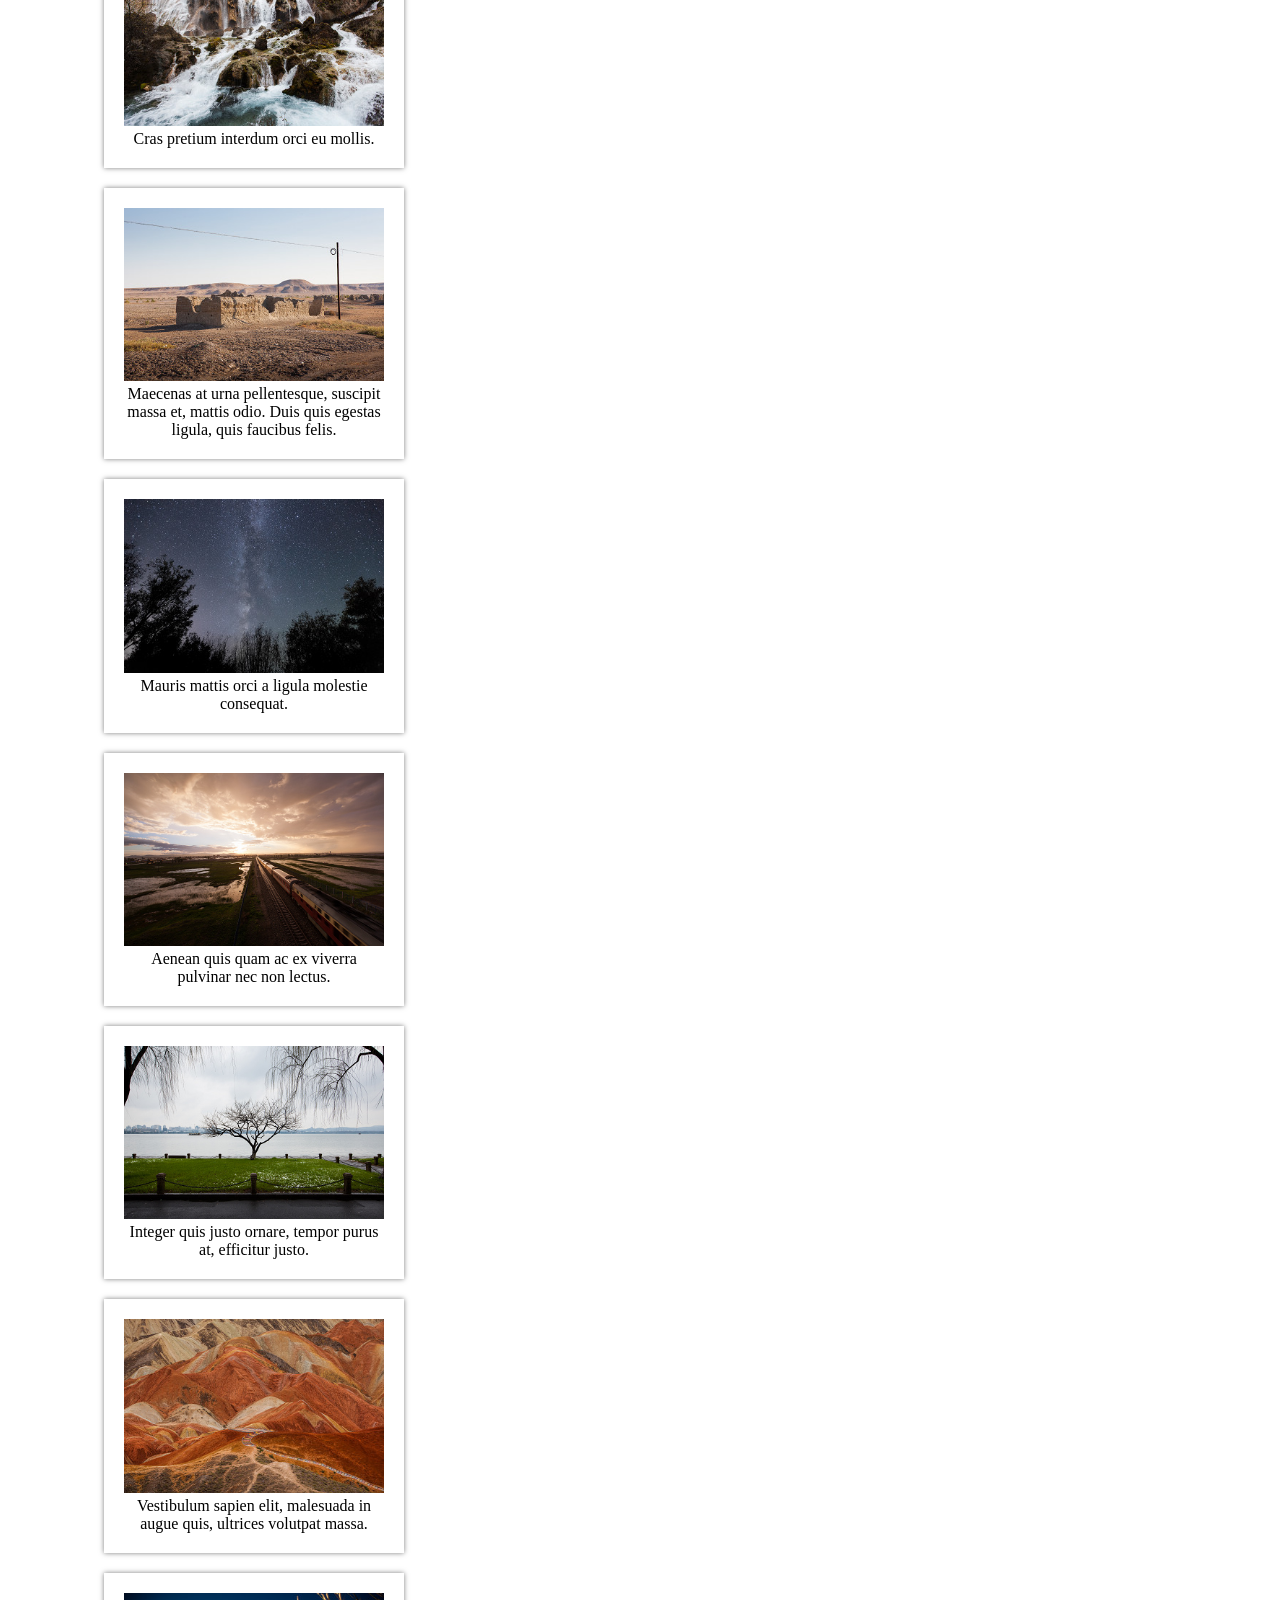
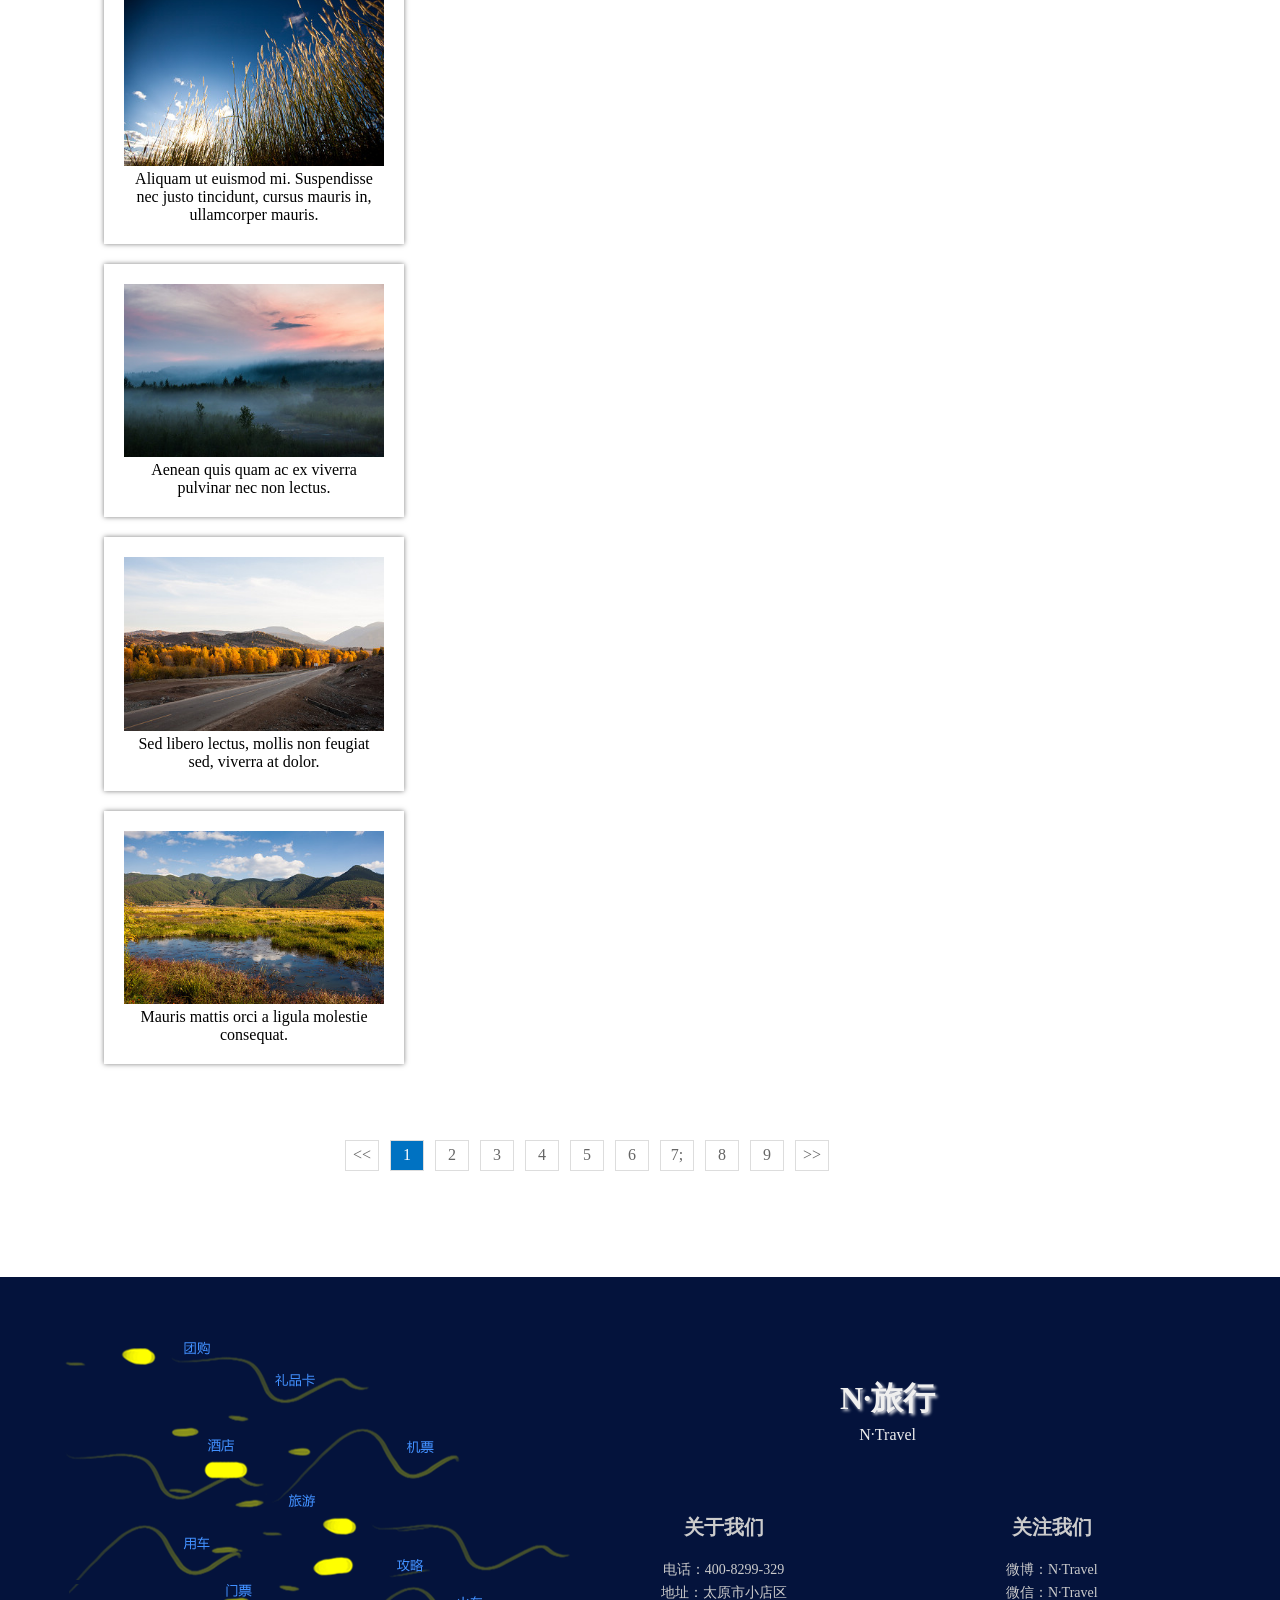
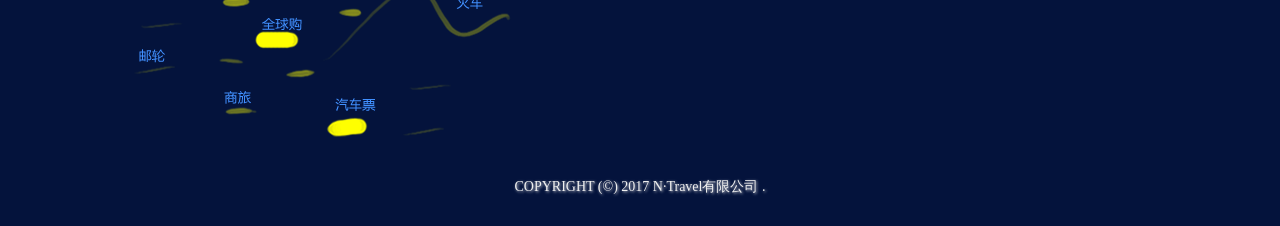
<file: scense.html>
<!DOCTYPE html>
<html lang="en">
<head>
	<meta charset="UTF-8">
	<title>景区风采</title>
	<link rel="stylesheet" href="css/scense.css">
	<link rel="stylesheet" href="css//response.css">
	<link rel="stylesheet" href="iconfont/iconfont.css">
</head>
<body>
	<!-- 头部 -->
	<header>
		<div class="banner-box">
			<div class="banner">
				<div class="banner-con">
					<div class="banner-content">
						<div class="banner-title">
							<h2>The Scenic Spot Elegant Demeanour</h2>
							<p>景区风采</p>
						</div>
					</div>
				</div>
			</div>
		</div>
		<a href="#lxzx" class="xia-box">
			<div class="xia"></div>
			<div class="xia"></div>
			<div class="xia"></div>
		</a>
	</header>
	<!-- 头部 -->
	<!-- 导航 -->
	<nav class="fir">
		<ul>
			<li><a href="index.html" class="sign"><!-- <img src="img/sign.png" alt=""> -->N·Travel</a></li>
			<li><a href="index.html">网站首页</a></li>
			<li><a href="news.html">旅行资讯</a></li>
			<li><a href="scense.html">景区风采</a></li>
			<li><a href="active.html">活动专区</a></li>
			<li><a href="about.html">关于我们</a></li>
			<!-- <li><a href="look.html">景区随览</a></li> -->
		</ul>
	</nav>
	<nav class="sec">
		<ul>
			<li><a href="" class="iconfont icon-icon-test"></a></li>
			<li><a href=""><img src="img/sign.png" alt=""></a></li>
			<li><a href="" class="iconfont icon-fangdajing"></a></li>
		</ul>
	</nav>
	<!-- 导航结束 -->
	<!-- 景区风采 -->
	<a name="lxzx"></a>
	<main>
		<div class="scence-box">
			<div class="scence-main">
				<div class="col">
    				<div class="pic">
      					<a href="detial.html"><img src="img/1.jpg"></a>
      					<p>In sagittis sit amet lacus non luctus. In hac habitasse platea dictumst. Donec consequat felis odio, non mollis ipsum dictum blandit.</p>
    				</div>
    				<div class="pic">
      					<img src="img/4.jpg">
      					<p>Fusce maximus odio in dolor iaculis, finibus pulvinar nisl blandit.</p>
    				</div>
    				<div class="pic">
      					<a href="detial.html"><img src="img/5.jpg"></a>
      					<p>Cras pretium interdum orci eu mollis.</p>
   					</div>
    				<div class="pic">
      					<a href="detial.html"><img src="img/6.jpg"></a>
      					<p>Maecenas at urna pellentesque, suscipit massa et, mattis odio. Duis quis egestas ligula, quis faucibus felis.</p>
    				</div>
    				<div class="pic">
      					<a href="detial.html"><img src="img/11.jpg"></a>
      					<p>Mauris mattis orci a ligula molestie consequat.</p>
    				</div>
    				<div class="pic">
      					<a href="detial.html"><img src="img/12.jpg"></a>
      					<p>Aenean quis quam ac ex viverra pulvinar nec non lectus.</p>
    				</div>
    				<div class="pic">
      					<a href="detial.html"><img src="img/7.jpg"></a>
      					<p>Integer quis justo ornare, tempor purus at, efficitur justo.</p>
    				</div>
    				<div class="pic">
      					<a href="detial.html"><img src="img/2.jpg"></a>
      					<p>Vestibulum sapien elit, malesuada in augue quis, ultrices volutpat massa.</p>
    				</div>
    				<div class="pic">
    					<a href="detial.html"><img src="img/3.jpg"></a>
    				    <p>Aliquam ut euismod mi. Suspendisse nec justo tincidunt, cursus mauris in, ullamcorper mauris.</p>
    				</div>
    				<div class="pic">
    					<a href="detial.html"><img src="img/10.jpg"></a>
      					<p>Aenean quis quam ac ex viverra pulvinar nec non lectus.</p>
    				</div>
    				<div class="pic">
    					<a href="detial.html"><img src="img/8.jpg"></a>
      					<p>Sed libero lectus, mollis non feugiat sed, viverra at dolor.</p>
    				</div>
    				<div class="pic">
    					<a href="detial.html"><img src="img/9.jpg"></a>
      					<p>Mauris mattis orci a ligula molestie consequat.</p>
    				</div>
  				</div>
  				<div class="yema-box">
					<ul class="yema">
						<li><a href=""><span class="click">&lt;&lt;</span></a></li>
						<li><a href=""><span class="click Onclick">1</span></a></li>
						<li><a href=""><span class="click">2</span></a></li>
						<li><a href=""><span class="click">3</span></a></li>
						<li><a href=""><span class="click">4</span></a></li>
						<li><a href=""><span class="click">5</span></a></li>
						<li><a href=""><span class="click">6</span></a></li>
						<li><a href=""><span class="click">7;</span></a></li>
						<li><a href=""><span class="click">8</span></a></li>
						<li><a href=""><span class="click">9</span></a></li>
						<li><a href=""><span class="click">&gt;&gt;</span></a></li>
					</ul>
				</div>
			</div>
		</div>	
	</main>
	<!-- 景区风采结束 -->
	<!-- 底部 -->
	<footer>
		<div class="footer-box">
			<div class="footer-left">
				<div class="fuwu">
					<img src="img/p7-dong.png" alt="" class="footer-img footer-img-f">
					<img src="img/p7-dong2.png" alt="" class="footer-img footer-img-fi">
					<img src="img/p7-dong3.png" alt="" class="footer-img footer-img-t">
					<img src="img/p7-dong4.png" alt="" class="footer-img footer-img-fi">
					<img src="img/p7-dong5.png" alt="" class="footer-img footer-img-f">
					<img src="img/p7-dong6.png" alt="" class="footer-img footer-img-t">
					<img src="img/p7-dong7.png" alt="" class="footer-img footer-img-f">
					<img src="img/p7-dong8.png" alt="" class="footer-img footer-img-fi">
				<img src="img/p7-dong9.png" alt="" class="footer-img footer-img-t">
				</div>
			</div>
			<div class="footer-right">
				<div class="footer-title">
					<h1>N·旅行</h1>
					<p>N·Travel</p>
				</div>
				<div class="footer-con">
					<div class="footer-content">
						<h2>关于我们</h2>
						<p>电话：400-8299-329</p>
						<p>地址：太原市小店区</p>
						<!-- <p>关注：微信&nbsp;微博</p> -->
					</div>
					<div class="footer-content1">
						<h2>关注我们</h2>
						<p>微博：N·Travel</p>
						<p>微信：N·Travel</p>
						<!-- <p>关注：微信&nbsp;微博</p> -->
					</div>
				</div>
			</div>
		</div>
				<!-- <div class="footer-solid"><hr></div> -->
				<div class="copy">COPYRIGHT (©) 2017 N·Travel有限公司 .  </div>
	</footer>
	<!-- 底部结束 -->
</body>
</html>
<script>
	window.onload = function(){
		let nav = document.querySelector('nav');
		window.onscroll = function(){
			var scrollTop = document.documentElement.scrollTop || document.body.scrollTop || window.scrollY || window.pageYOffset;
			if(scrollTop > 1000){
				nav.style.background = 'rgba(51,93,199,0)]';
			}else{
				nav.style.background = 'rgba(51,93,199,0.9)';
			}
			// console.log(scrollTop)
		}
	}
</script>
</file>
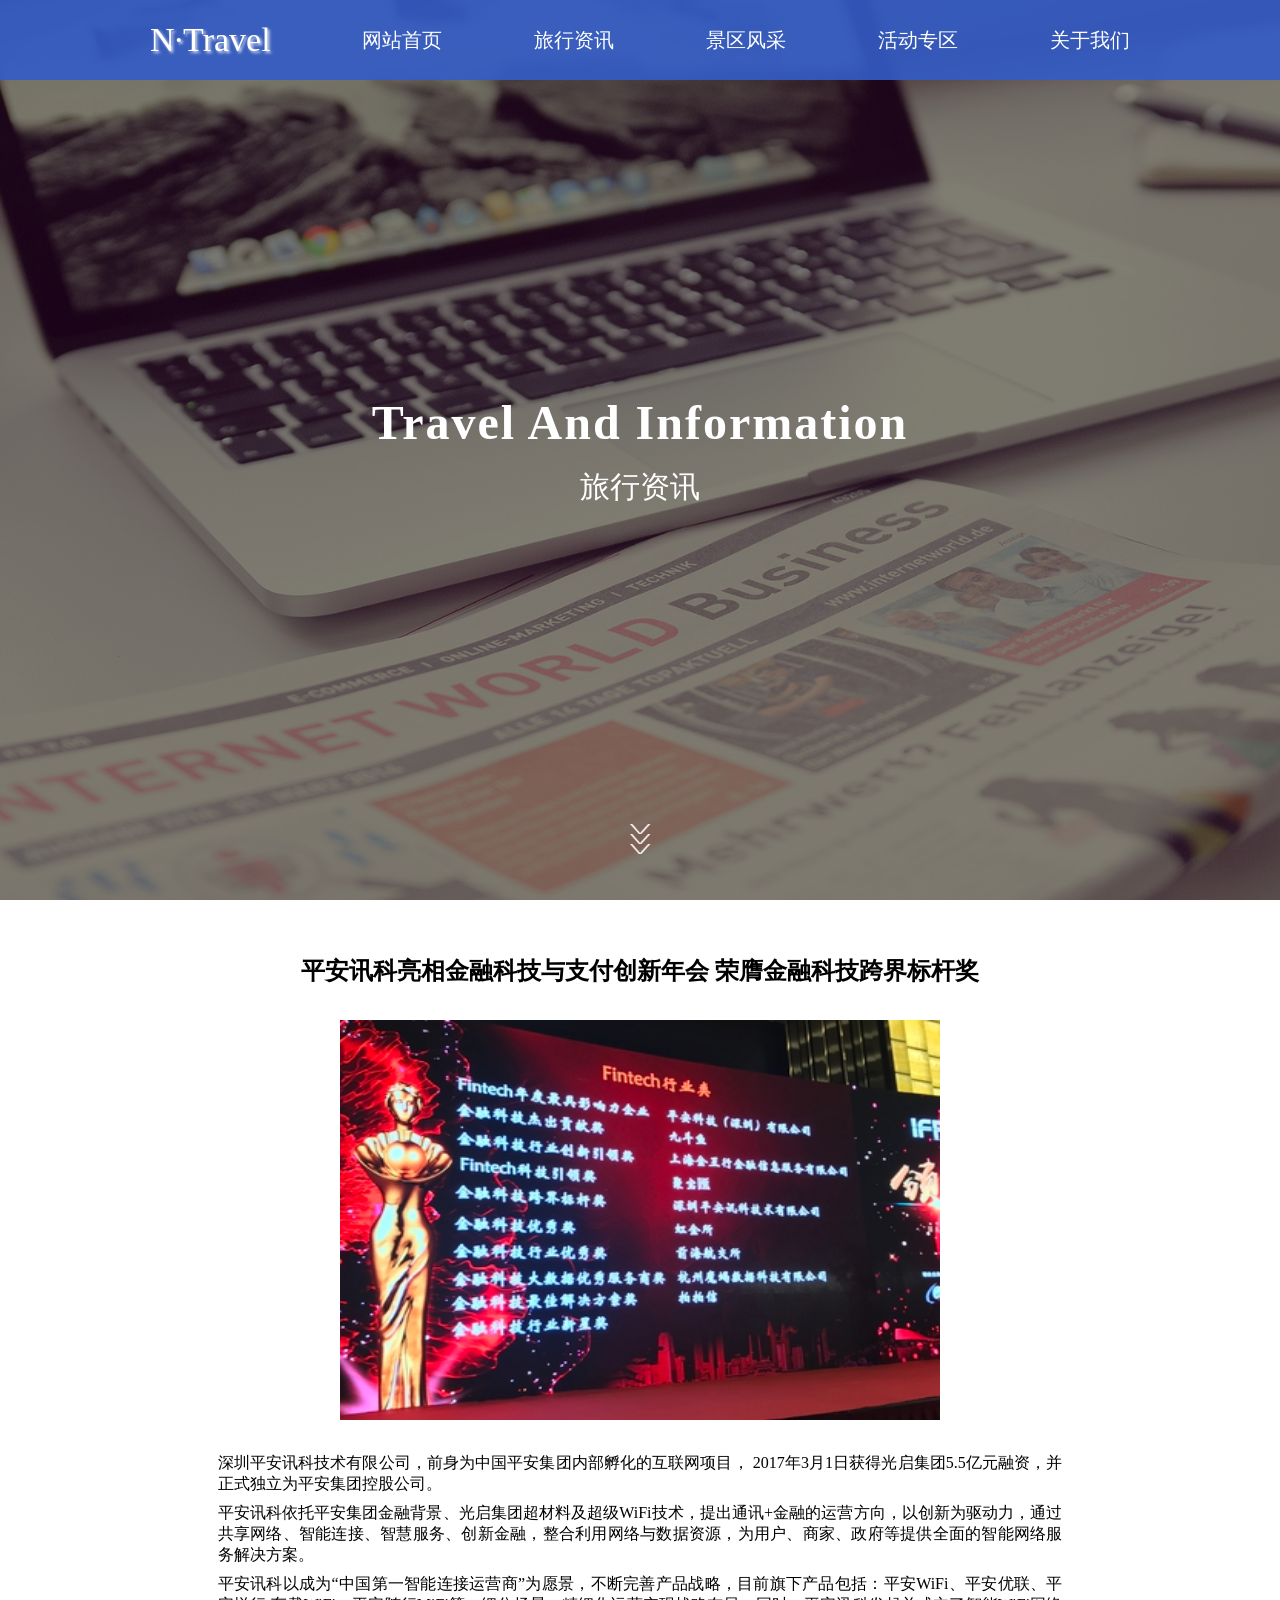
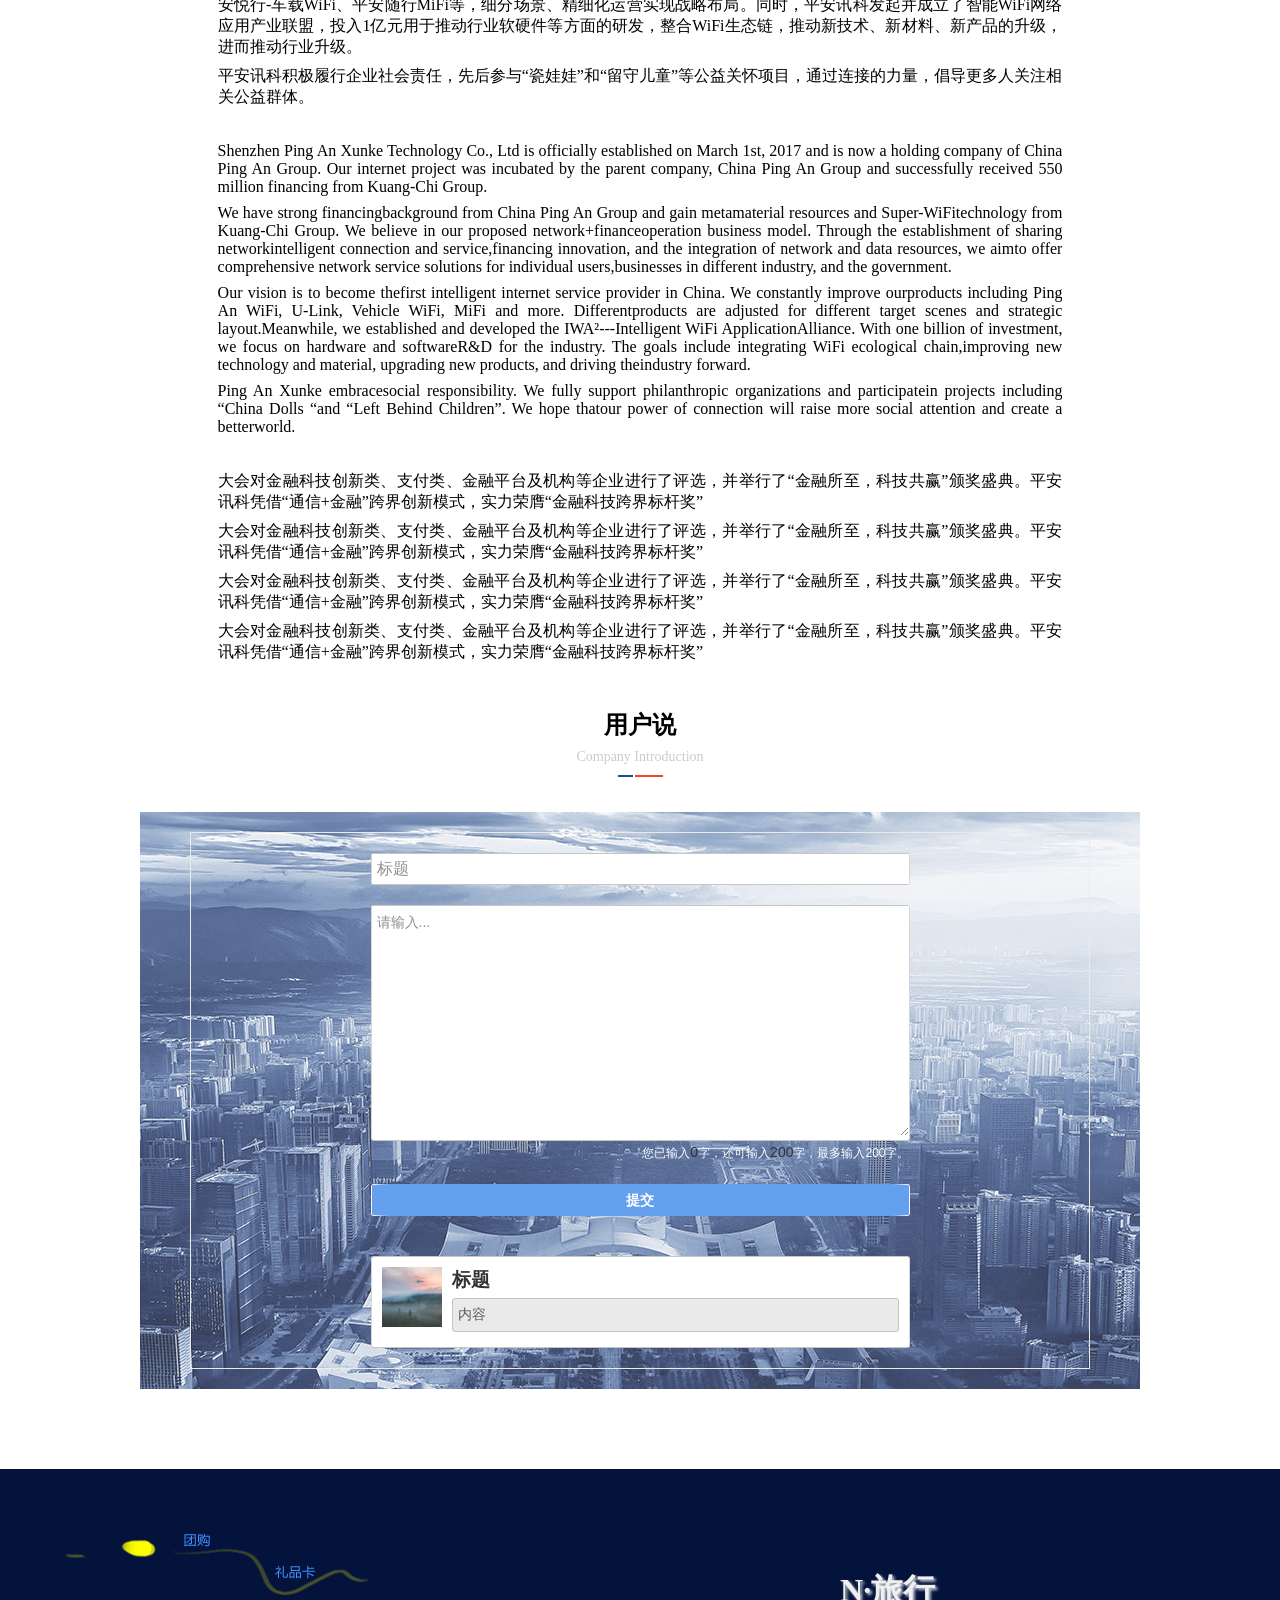
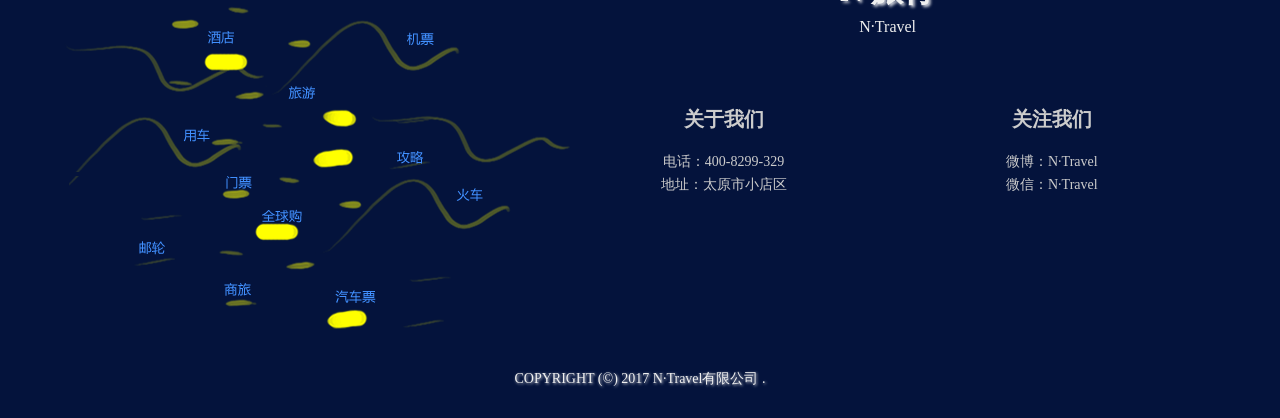
<file: zixun.html>
<!DOCTYPE html>
<html lang="en">
<head>
	<meta charset="UTF-8">
	<title>资讯</title>
	<link rel="stylesheet" href="css/zixun.css">
	<link rel="stylesheet" href="css/response.css">
	<link rel="stylesheet" href="iconfont/iconfont.css">
	<script src="js/function.js"></script>
</head>
<body>
	<!-- 头部 -->
	<header>
		<div class="banner-box">
			<div class="banner">
				<div class="banner-con">
					<div class="banner-content">
						<div class="banner-title">
							<h2>Travel And Information</h2>
							<p>旅行资讯</p>
						</div>
					</div>
				</div>
			</div>
		</div>
		<a href="#lxzx" class="xia-box">
			<div class="xia"></div>
			<div class="xia"></div>
			<div class="xia"></div>
		</a>
	</header>
	<!-- 头部 -->
	<!-- 导航 -->
	<nav class="fir">
		<ul>
			<li><a href="index.html" class="sign"><!-- <img src="img/sign.png" alt=""> -->N·Travel</a></li>
			<li><a href="index.html">网站首页</a></li>
			<li><a href="news.html">旅行资讯</a></li>
			<li><a href="scense.html">景区风采</a></li>
			<li><a href="active.html">活动专区</a></li>
			<li><a href="about.html">关于我们</a></li>
			<!-- <li><a href="look.html">景区随览</a></li> -->
		</ul>
	</nav>
	<nav class="sec">
		<ul>
			<li><a href="" class="iconfont icon-icon-test"></a></li>
			<li><a href=""><img src="img/sign.png" alt=""></a></li>
			<li><a href="" class="iconfont icon-fangdajing"></a></li>
		</ul>
	</nav>
	<!-- 导航结束 -->
	<!-- 资讯 -->
	<a name="lxzx"></a>
	<main>
		<div class="title-box">
			<h1 class="newst">平安讯科亮相金融科技与支付创新年会 荣膺金融科技跨界标杆奖</h1>
		</div>
		<div class="about-box">
			<div class="about-main">
				<div class="pic"><img src="img/news.jpg" alt=""></div>
				<div class="about-duan">
					<p>深圳平安讯科技术有限公司，前身为中国平安集团内部孵化的互联网项目， 2017年3月1日获得光启集团5.5亿元融资，并正式独立为平安集团控股公司。</p>
					<p>平安讯科依托平安集团金融背景、光启集团超材料及超级WiFi技术，提出通讯+金融的运营方向，以创新为驱动力，通过共享网络、智能连接、智慧服务、创新金融，整合利用网络与数据资源，为用户、商家、政府等提供全面的智能网络服务解决方案。</p>
					<p>平安讯科以成为“中国第一智能连接运营商”为愿景，不断完善产品战略，目前旗下产品包括：平安WiFi、平安优联、平安悦行-车载WiFi、平安随行MiFi等，细分场景、精细化运营实现战略布局。同时，平安讯科发起并成立了智能WiFi网络应用产业联盟，投入1亿元用于推动行业软硬件等方面的研发，整合WiFi生态链，推动新技术、新材料、新产品的升级，进而推动行业升级。</p>
					<p>平安讯科积极履行企业社会责任，先后参与“瓷娃娃”和“留守儿童”等公益关怀项目，通过连接的力量，倡导更多人关注相关公益群体。</p>
				</div>
				<div class="duanjiange"></div>
				<div class="about-duan">
					<p>Shenzhen Ping An Xunke Technology Co., Ltd is officially established on March 1st, 2017 and is now a holding company of China Ping An Group. Our internet project was incubated by the parent company, China Ping An Group and successfully received 550 million financing from Kuang-Chi Group.</p>
					<p>We have strong financingbackground from China Ping An Group and gain metamaterial resources and Super-WiFitechnology from Kuang-Chi Group. We believe in our proposed network+financeoperation business model. Through the establishment of sharing networkintelligent connection and service,financing innovation, and the integration of network and data resources, we aimto offer comprehensive network service solutions for individual users,businesses in different industry, and the government. </p>
					<p>Our vision is to become thefirst intelligent internet service provider in China. We constantly improve ourproducts including Ping An WiFi, U-Link, Vehicle WiFi, MiFi and more. Differentproducts are adjusted for different target scenes and strategic layout.Meanwhile, we established and developed the IWA²---Intelligent WiFi ApplicationAlliance. With one billion of investment, we focus on hardware and softwareR&D for the industry. The goals include integrating WiFi ecological chain,improving new technology and material, upgrading new products, and driving theindustry forward. </p>
					<p>Ping An Xunke embracesocial responsibility. We fully support philanthropic organizations and participatein projects including “China Dolls “and “Left Behind Children”. We hope thatour power of connection will raise more social attention and create a betterworld. </p>
				</div>
				<div class="duanjiange"></div>
				<div class="about-duan">
					<p>大会对金融科技创新类、支付类、金融平台及机构等企业进行了评选，并举行了“金融所至，科技共赢”颁奖盛典。平安讯科凭借“通信+金融”跨界创新模式，实力荣膺“金融科技跨界标杆奖”</p>
					<p>大会对金融科技创新类、支付类、金融平台及机构等企业进行了评选，并举行了“金融所至，科技共赢”颁奖盛典。平安讯科凭借“通信+金融”跨界创新模式，实力荣膺“金融科技跨界标杆奖”</p>
					<p>大会对金融科技创新类、支付类、金融平台及机构等企业进行了评选，并举行了“金融所至，科技共赢”颁奖盛典。平安讯科凭借“通信+金融”跨界创新模式，实力荣膺“金融科技跨界标杆奖”</p>
					<p>大会对金融科技创新类、支付类、金融平台及机构等企业进行了评选，并举行了“金融所至，科技共赢”颁奖盛典。平安讯科凭借“通信+金融”跨界创新模式，实力荣膺“金融科技跨界标杆奖”</p>
				</div>
				<div class="duanjiange"></div>
			</div>
			<!--<hr class="jgx">-->
		</div>
		<!--留言板-->
		<div class="title-box yhs">
			<h1>用户说</h1>
			<p>Company Introduction</p>
			<img src="img/title-xian.png" alt="" class="title-xian">
		</div>
		<div class="yhs-box">
			<section class="info">
				<div class="formBox">
					<input type="text" placeholder="标题" name="title" maxlength="12" class="title">
				</div>
				<div class="formBox">
					<textarea name="" id="" maxlength="200" placeholder="请输入..." cols="30" rows="10" class="textarea"></textarea>
				</div>
				<div class="tips">
					您已输入<span>0</span>字，还可输入<span>200</span>字，最多输入200字。
				</div>
				<div class="formBox">
					<input type="submit" value="提交" class="submit">
				</div>
			</section>
			<section class="content">
				<ul class="pinlun">
					<li>
						<img src="img/10.jpg" alt="">
						<div class="user">
							<h3>标题</h3>
							<p>内容</p>
						</div>
					</li>
				</ul>
			</section>
		</div>
		<!--留言板结束-->
	</main>
	<!-- 资讯结束 -->
	<!-- 底部 -->
	<footer>
		<div class="footer-box">
			<div class="footer-left">
				<div class="fuwu">
					<img src="img/p7-dong.png" alt="" class="footer-img footer-img-f">
					<img src="img/p7-dong2.png" alt="" class="footer-img footer-img-fi">
					<img src="img/p7-dong3.png" alt="" class="footer-img footer-img-t">
					<img src="img/p7-dong4.png" alt="" class="footer-img footer-img-fi">
					<img src="img/p7-dong5.png" alt="" class="footer-img footer-img-f">
					<img src="img/p7-dong6.png" alt="" class="footer-img footer-img-t">
					<img src="img/p7-dong7.png" alt="" class="footer-img footer-img-f">
					<img src="img/p7-dong8.png" alt="" class="footer-img footer-img-fi">
				<img src="img/p7-dong9.png" alt="" class="footer-img footer-img-t">
				</div>
			</div>
			<div class="footer-right">
				<div class="footer-title">
					<h1>N·旅行</h1>
					<p>N·Travel</p>
				</div>
				<div class="footer-con">
					<div class="footer-content">
						<h2>关于我们</h2>
						<p>电话：400-8299-329</p>
						<p>地址：太原市小店区</p>
						<!-- <p>关注：微信&nbsp;微博</p> -->
					</div>
					<div class="footer-content1">
						<h2>关注我们</h2>
						<p>微博：N·Travel</p>
						<p>微信：N·Travel</p>
						<!-- <p>关注：微信&nbsp;微博</p> -->
					</div>
				</div>
			</div>
		</div>
				<!-- <div class="footer-solid"><hr></div> -->
				<div class="copy">COPYRIGHT (©) 2017 N·Travel有限公司 .  </div>
	</footer>
	<!-- 底部结束 -->
</body>
</html>
<script>
	window.onload = function(){
		let nav = document.querySelector('nav');
		window.onscroll = function(){
			var scrollTop = document.documentElement.scrollTop || document.body.scrollTop || window.scrollY || window.pageYOffset;
			if(scrollTop > 1000){
				nav.style.background = 'rgba(51,93,199,0)]';
			}else{
				nav.style.background = 'rgba(51,93,199,0.9)';
			}
			// console.log(scrollTop)
		}
	}
</script>
<script>
    $(function(){
        let text = $('.textarea')[0];
        let span = $('span');
        let btn = $('.submit')[0];
        let input = $('input')[0];
        let ul = $('.pinlun')[0];
        let maxLength = 200;
        text.onkeyup = function(){
            span[0].innerText = this.value.length;
            span[1].innerText = maxLength-this.value.length;
        }
        text.onkeydown = function(e){
            if(e.keyCode == 13){
                if(text.value.trim() == ""){
                    alert('请输入内容')
                    return false;
                }else{
                    event.preventDefault();
                    let inputV = input.value;
                    let textV = text.value;
                    input.value = "";
                    text.value = "";
                    span[0].innerText = 0;
                    span[1].innerText = maxLength;
                    ul.innerHTML = `
					<li>
						<img src="img/8.jpg" alt="">
						<div class="user">
							<h3>${inputV}</h3>
							<p>${textV}</p>
						</div>
					</li>
					`+ul.innerHTML;
                }
            }
        }
        btn.onclick = function(){
            if(text.value.trim() == ""){
                alert('请输入内容')
                return false;
            }else{
                let inputV = input.value;
                let textV = text.value;
                input.value = "";
                text.value = "";
                span[0].innerText = 0;
                span[1].innerText = maxLength;
                ul.innerHTML = `
				<li>
					<img src="img/8.jpg" alt="">
					<div class="user">
						<h3>${inputV}</h3>
						<p>${textV}</p>
					</div>
				</li>
				`+ul.innerHTML;
            }
        }
    })
</script>
</file>
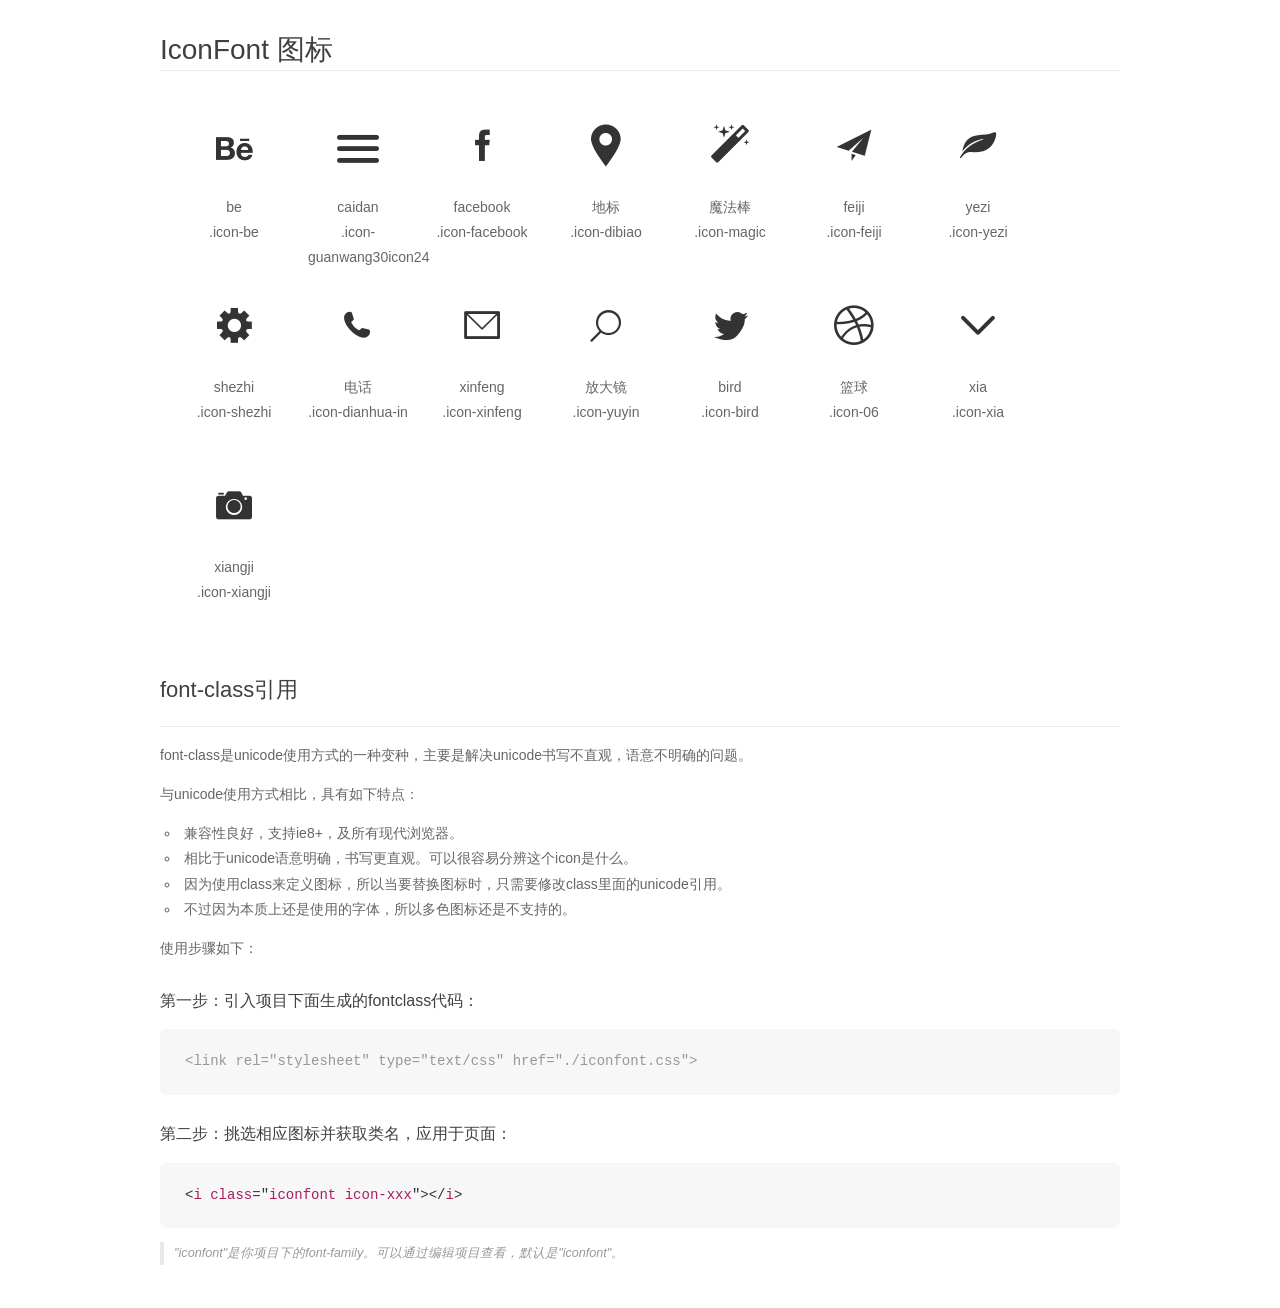
<file: iconfont/demo_fontclass.html>
<!DOCTYPE html>
<html>
<head>
    <meta charset="utf-8"/>
    <title>IconFont</title>
    <link rel="stylesheet" href="demo.css">
    <link rel="stylesheet" href="iconfont.css">
</head>
<body>
    <div class="main markdown">
        <h1>IconFont 图标</h1>
        <ul class="icon_lists clear">
            
                <li>
                <i class="icon iconfont icon-be"></i>
                    <div class="name">be</div>
                    <div class="fontclass">.icon-be</div>
                </li>
            
                <li>
                <i class="icon iconfont icon-guanwang30icon24"></i>
                    <div class="name">caidan</div>
                    <div class="fontclass">.icon-guanwang30icon24</div>
                </li>
            
                <li>
                <i class="icon iconfont icon-facebook"></i>
                    <div class="name">facebook</div>
                    <div class="fontclass">.icon-facebook</div>
                </li>
            
                <li>
                <i class="icon iconfont icon-dibiao"></i>
                    <div class="name">地标</div>
                    <div class="fontclass">.icon-dibiao</div>
                </li>
            
                <li>
                <i class="icon iconfont icon-magic"></i>
                    <div class="name">魔法棒</div>
                    <div class="fontclass">.icon-magic</div>
                </li>
            
                <li>
                <i class="icon iconfont icon-feiji"></i>
                    <div class="name">feiji</div>
                    <div class="fontclass">.icon-feiji</div>
                </li>
            
                <li>
                <i class="icon iconfont icon-yezi"></i>
                    <div class="name">yezi</div>
                    <div class="fontclass">.icon-yezi</div>
                </li>
            
                <li>
                <i class="icon iconfont icon-shezhi"></i>
                    <div class="name">shezhi</div>
                    <div class="fontclass">.icon-shezhi</div>
                </li>
            
                <li>
                <i class="icon iconfont icon-dianhua-in"></i>
                    <div class="name">电话</div>
                    <div class="fontclass">.icon-dianhua-in</div>
                </li>
            
                <li>
                <i class="icon iconfont icon-xinfeng"></i>
                    <div class="name">xinfeng</div>
                    <div class="fontclass">.icon-xinfeng</div>
                </li>
            
                <li>
                <i class="icon iconfont icon-yuyin"></i>
                    <div class="name">放大镜</div>
                    <div class="fontclass">.icon-yuyin</div>
                </li>
            
                <li>
                <i class="icon iconfont icon-bird"></i>
                    <div class="name">bird</div>
                    <div class="fontclass">.icon-bird</div>
                </li>
            
                <li>
                <i class="icon iconfont icon-06"></i>
                    <div class="name">篮球</div>
                    <div class="fontclass">.icon-06</div>
                </li>
            
                <li>
                <i class="icon iconfont icon-xia"></i>
                    <div class="name">xia</div>
                    <div class="fontclass">.icon-xia</div>
                </li>
            
                <li>
                <i class="icon iconfont icon-xiangji"></i>
                    <div class="name">xiangji</div>
                    <div class="fontclass">.icon-xiangji</div>
                </li>
            
        </ul>

        <h2 id="font-class-">font-class引用</h2>
        <hr>

        <p>font-class是unicode使用方式的一种变种，主要是解决unicode书写不直观，语意不明确的问题。</p>
        <p>与unicode使用方式相比，具有如下特点：</p>
        <ul>
        <li>兼容性良好，支持ie8+，及所有现代浏览器。</li>
        <li>相比于unicode语意明确，书写更直观。可以很容易分辨这个icon是什么。</li>
        <li>因为使用class来定义图标，所以当要替换图标时，只需要修改class里面的unicode引用。</li>
        <li>不过因为本质上还是使用的字体，所以多色图标还是不支持的。</li>
        </ul>
        <p>使用步骤如下：</p>
        <h3 id="-fontclass-">第一步：引入项目下面生成的fontclass代码：</h3>


        <pre><code class="lang-js hljs javascript"><span class="hljs-comment">&lt;link rel="stylesheet" type="text/css" href="./iconfont.css"&gt;</span></code></pre>
        <h3 id="-">第二步：挑选相应图标并获取类名，应用于页面：</h3>
        <pre><code class="lang-css hljs">&lt;<span class="hljs-selector-tag">i</span> <span class="hljs-selector-tag">class</span>="<span class="hljs-selector-tag">iconfont</span> <span class="hljs-selector-tag">icon-xxx</span>"&gt;&lt;/<span class="hljs-selector-tag">i</span>&gt;</code></pre>
        <blockquote>
        <p>"iconfont"是你项目下的font-family。可以通过编辑项目查看，默认是"iconfont"。</p>
        </blockquote>
    </div>
</body>
</html>
</file>
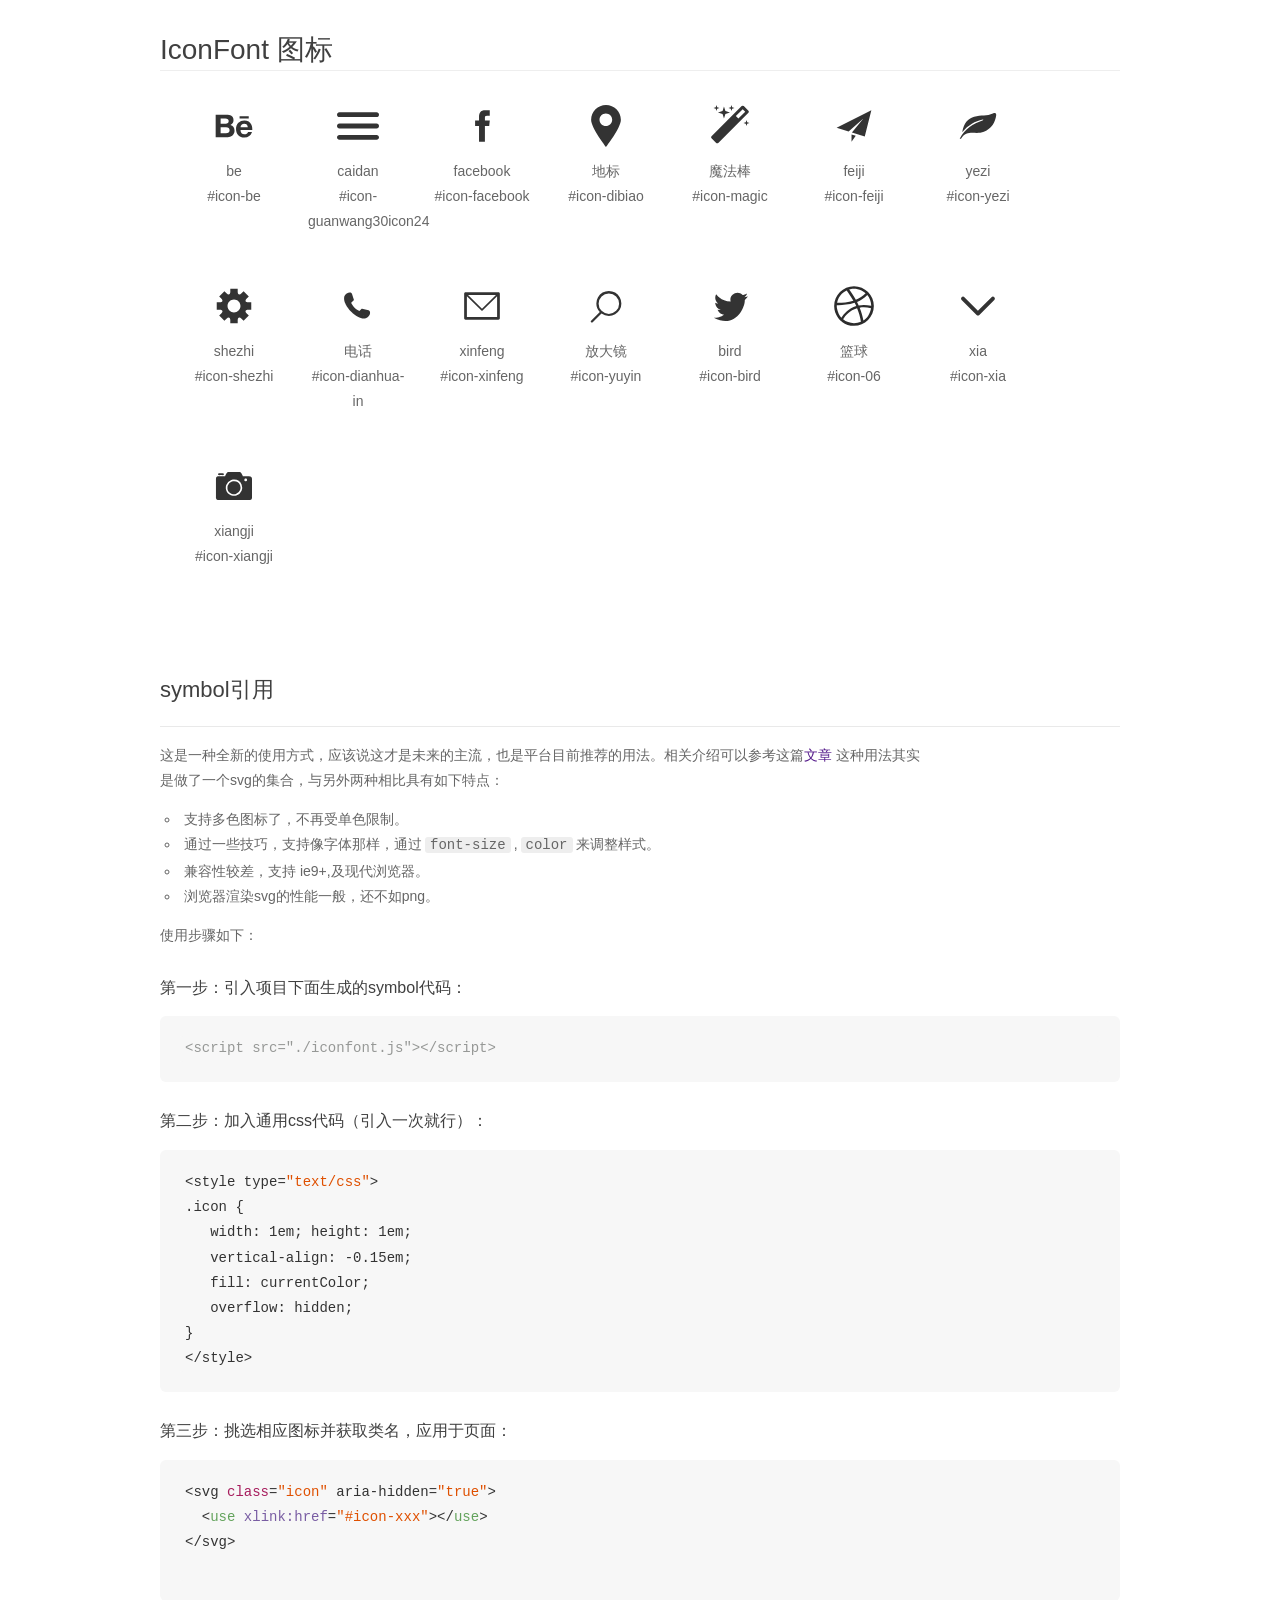
<file: iconfont/demo_symbol.html>
<!DOCTYPE html>
<html>
<head>
    <meta charset="utf-8"/>
    <title>IconFont</title>
    <link rel="stylesheet" href="demo.css">
    <script src="iconfont.js"></script>

    <style type="text/css">
        .icon {
          /* 通过设置 font-size 来改变图标大小 */
          width: 1em; height: 1em;
          /* 图标和文字相邻时，垂直对齐 */
          vertical-align: -0.15em;
          /* 通过设置 color 来改变 SVG 的颜色/fill */
          fill: currentColor;
          /* path 和 stroke 溢出 viewBox 部分在 IE 下会显示
             normalize.css 中也包含这行 */
          overflow: hidden;
        }

    </style>
</head>
<body>
    <div class="main markdown">
        <h1>IconFont 图标</h1>
        <ul class="icon_lists clear">
            
                <li>
                    <svg class="icon" aria-hidden="true">
                        <use xlink:href="#icon-be"></use>
                    </svg>
                    <div class="name">be</div>
                    <div class="fontclass">#icon-be</div>
                </li>
            
                <li>
                    <svg class="icon" aria-hidden="true">
                        <use xlink:href="#icon-guanwang30icon24"></use>
                    </svg>
                    <div class="name">caidan</div>
                    <div class="fontclass">#icon-guanwang30icon24</div>
                </li>
            
                <li>
                    <svg class="icon" aria-hidden="true">
                        <use xlink:href="#icon-facebook"></use>
                    </svg>
                    <div class="name">facebook</div>
                    <div class="fontclass">#icon-facebook</div>
                </li>
            
                <li>
                    <svg class="icon" aria-hidden="true">
                        <use xlink:href="#icon-dibiao"></use>
                    </svg>
                    <div class="name">地标</div>
                    <div class="fontclass">#icon-dibiao</div>
                </li>
            
                <li>
                    <svg class="icon" aria-hidden="true">
                        <use xlink:href="#icon-magic"></use>
                    </svg>
                    <div class="name">魔法棒</div>
                    <div class="fontclass">#icon-magic</div>
                </li>
            
                <li>
                    <svg class="icon" aria-hidden="true">
                        <use xlink:href="#icon-feiji"></use>
                    </svg>
                    <div class="name">feiji</div>
                    <div class="fontclass">#icon-feiji</div>
                </li>
            
                <li>
                    <svg class="icon" aria-hidden="true">
                        <use xlink:href="#icon-yezi"></use>
                    </svg>
                    <div class="name">yezi</div>
                    <div class="fontclass">#icon-yezi</div>
                </li>
            
                <li>
                    <svg class="icon" aria-hidden="true">
                        <use xlink:href="#icon-shezhi"></use>
                    </svg>
                    <div class="name">shezhi</div>
                    <div class="fontclass">#icon-shezhi</div>
                </li>
            
                <li>
                    <svg class="icon" aria-hidden="true">
                        <use xlink:href="#icon-dianhua-in"></use>
                    </svg>
                    <div class="name">电话</div>
                    <div class="fontclass">#icon-dianhua-in</div>
                </li>
            
                <li>
                    <svg class="icon" aria-hidden="true">
                        <use xlink:href="#icon-xinfeng"></use>
                    </svg>
                    <div class="name">xinfeng</div>
                    <div class="fontclass">#icon-xinfeng</div>
                </li>
            
                <li>
                    <svg class="icon" aria-hidden="true">
                        <use xlink:href="#icon-yuyin"></use>
                    </svg>
                    <div class="name">放大镜</div>
                    <div class="fontclass">#icon-yuyin</div>
                </li>
            
                <li>
                    <svg class="icon" aria-hidden="true">
                        <use xlink:href="#icon-bird"></use>
                    </svg>
                    <div class="name">bird</div>
                    <div class="fontclass">#icon-bird</div>
                </li>
            
                <li>
                    <svg class="icon" aria-hidden="true">
                        <use xlink:href="#icon-06"></use>
                    </svg>
                    <div class="name">篮球</div>
                    <div class="fontclass">#icon-06</div>
                </li>
            
                <li>
                    <svg class="icon" aria-hidden="true">
                        <use xlink:href="#icon-xia"></use>
                    </svg>
                    <div class="name">xia</div>
                    <div class="fontclass">#icon-xia</div>
                </li>
            
                <li>
                    <svg class="icon" aria-hidden="true">
                        <use xlink:href="#icon-xiangji"></use>
                    </svg>
                    <div class="name">xiangji</div>
                    <div class="fontclass">#icon-xiangji</div>
                </li>
            
        </ul>


        <h2 id="symbol-">symbol引用</h2>
        <hr>

        <p>这是一种全新的使用方式，应该说这才是未来的主流，也是平台目前推荐的用法。相关介绍可以参考这篇<a href="">文章</a>
        这种用法其实是做了一个svg的集合，与另外两种相比具有如下特点：</p>
        <ul>
          <li>支持多色图标了，不再受单色限制。</li>
          <li>通过一些技巧，支持像字体那样，通过<code>font-size</code>,<code>color</code>来调整样式。</li>
          <li>兼容性较差，支持 ie9+,及现代浏览器。</li>
          <li>浏览器渲染svg的性能一般，还不如png。</li>
        </ul>
        <p>使用步骤如下：</p>
        <h3 id="-symbol-">第一步：引入项目下面生成的symbol代码：</h3>
        <pre><code class="lang-js hljs javascript"><span class="hljs-comment">&lt;script src="./iconfont.js"&gt;&lt;/script&gt;</span></code></pre>
        <h3 id="-css-">第二步：加入通用css代码（引入一次就行）：</h3>
        <pre><code class="lang-js hljs javascript">&lt;style type=<span class="hljs-string">"text/css"</span>&gt;
.icon {
   width: <span class="hljs-number">1</span>em; height: <span class="hljs-number">1</span>em;
   vertical-align: <span class="hljs-number">-0.15</span>em;
   fill: currentColor;
   overflow: hidden;
}
&lt;<span class="hljs-regexp">/style&gt;</span></code></pre>
        <h3 id="-">第三步：挑选相应图标并获取类名，应用于页面：</h3>
        <pre><code class="lang-js hljs javascript">&lt;svg <span class="hljs-class"><span class="hljs-keyword">class</span></span>=<span class="hljs-string">"icon"</span> aria-hidden=<span class="hljs-string">"true"</span>&gt;<span class="xml"><span class="hljs-tag">
  &lt;<span class="hljs-name">use</span> <span class="hljs-attr">xlink:href</span>=<span class="hljs-string">"#icon-xxx"</span>&gt;</span><span class="hljs-tag">&lt;/<span class="hljs-name">use</span>&gt;</span>
</span>&lt;<span class="hljs-regexp">/svg&gt;
        </span></code></pre>
    </div>
</body>
</html>
</file>
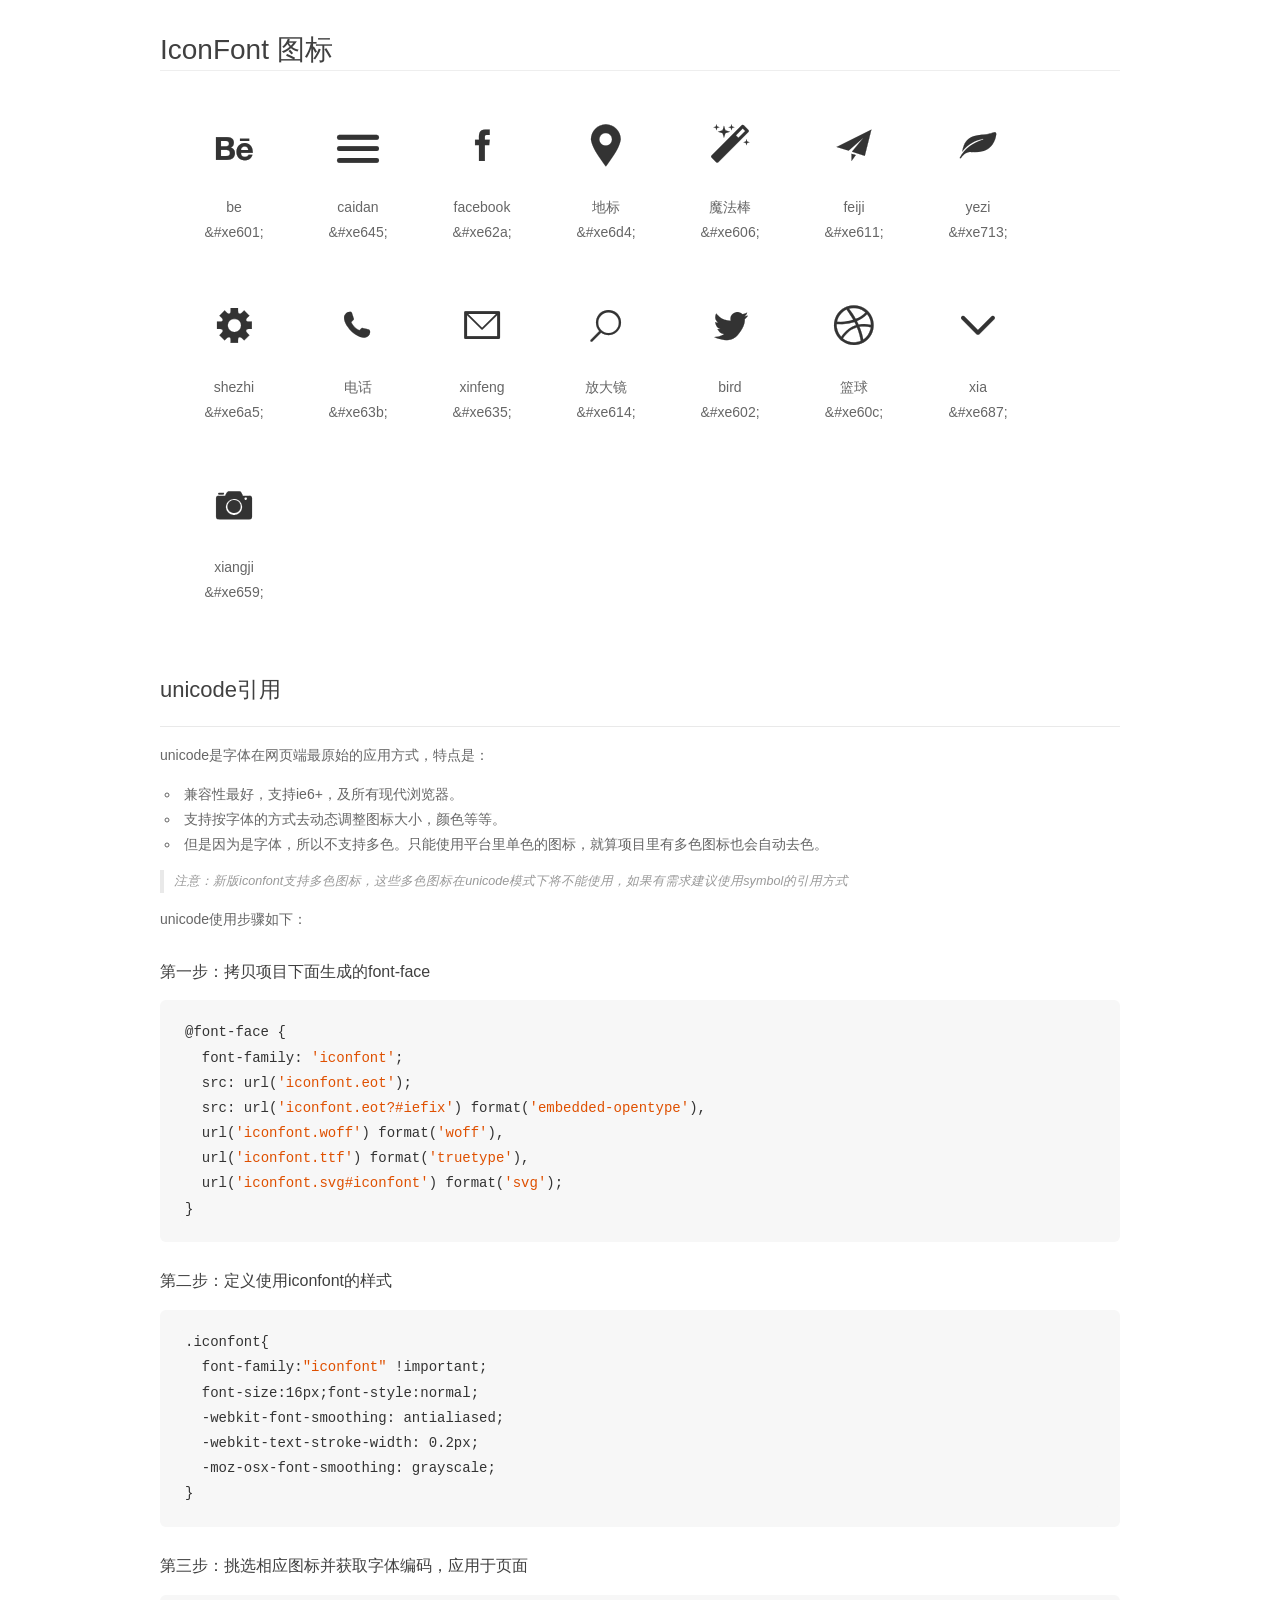
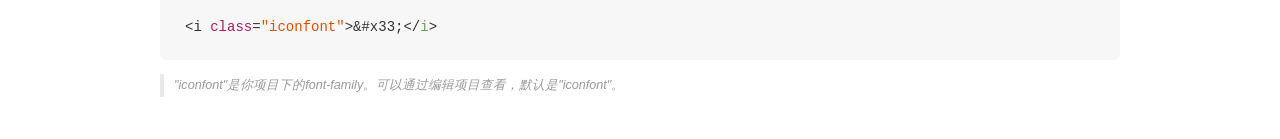
<file: iconfont/demo_unicode.html>
<!DOCTYPE html>
<html>
<head>
    <meta charset="utf-8"/>
    <title>IconFont</title>
    <link rel="stylesheet" href="demo.css">

    <style type="text/css">

        @font-face {font-family: "iconfont";
          src: url('iconfont.eot'); /* IE9*/
          src: url('iconfont.eot#iefix') format('embedded-opentype'), /* IE6-IE8 */
          url('iconfont.woff') format('woff'), /* chrome, firefox */
          url('iconfont.ttf') format('truetype'), /* chrome, firefox, opera, Safari, Android, iOS 4.2+*/
          url('iconfont.svg#iconfont') format('svg'); /* iOS 4.1- */
        }

        .iconfont {
          font-family:"iconfont" !important;
          font-size:16px;
          font-style:normal;
          -webkit-font-smoothing: antialiased;
          -webkit-text-stroke-width: 0.2px;
          -moz-osx-font-smoothing: grayscale;
        }

    </style>
</head>
<body>
    <div class="main markdown">
        <h1>IconFont 图标</h1>
        <ul class="icon_lists clear">
            
                <li>
                <i class="icon iconfont">&#xe601;</i>
                    <div class="name">be</div>
                    <div class="code">&amp;#xe601;</div>
                </li>
            
                <li>
                <i class="icon iconfont">&#xe645;</i>
                    <div class="name">caidan</div>
                    <div class="code">&amp;#xe645;</div>
                </li>
            
                <li>
                <i class="icon iconfont">&#xe62a;</i>
                    <div class="name">facebook</div>
                    <div class="code">&amp;#xe62a;</div>
                </li>
            
                <li>
                <i class="icon iconfont">&#xe6d4;</i>
                    <div class="name">地标</div>
                    <div class="code">&amp;#xe6d4;</div>
                </li>
            
                <li>
                <i class="icon iconfont">&#xe606;</i>
                    <div class="name">魔法棒</div>
                    <div class="code">&amp;#xe606;</div>
                </li>
            
                <li>
                <i class="icon iconfont">&#xe611;</i>
                    <div class="name">feiji</div>
                    <div class="code">&amp;#xe611;</div>
                </li>
            
                <li>
                <i class="icon iconfont">&#xe713;</i>
                    <div class="name">yezi</div>
                    <div class="code">&amp;#xe713;</div>
                </li>
            
                <li>
                <i class="icon iconfont">&#xe6a5;</i>
                    <div class="name">shezhi</div>
                    <div class="code">&amp;#xe6a5;</div>
                </li>
            
                <li>
                <i class="icon iconfont">&#xe63b;</i>
                    <div class="name">电话</div>
                    <div class="code">&amp;#xe63b;</div>
                </li>
            
                <li>
                <i class="icon iconfont">&#xe635;</i>
                    <div class="name">xinfeng</div>
                    <div class="code">&amp;#xe635;</div>
                </li>
            
                <li>
                <i class="icon iconfont">&#xe614;</i>
                    <div class="name">放大镜</div>
                    <div class="code">&amp;#xe614;</div>
                </li>
            
                <li>
                <i class="icon iconfont">&#xe602;</i>
                    <div class="name">bird</div>
                    <div class="code">&amp;#xe602;</div>
                </li>
            
                <li>
                <i class="icon iconfont">&#xe60c;</i>
                    <div class="name">篮球</div>
                    <div class="code">&amp;#xe60c;</div>
                </li>
            
                <li>
                <i class="icon iconfont">&#xe687;</i>
                    <div class="name">xia</div>
                    <div class="code">&amp;#xe687;</div>
                </li>
            
                <li>
                <i class="icon iconfont">&#xe659;</i>
                    <div class="name">xiangji</div>
                    <div class="code">&amp;#xe659;</div>
                </li>
            
        </ul>
        <h2 id="unicode-">unicode引用</h2>
        <hr>

        <p>unicode是字体在网页端最原始的应用方式，特点是：</p>
        <ul>
        <li>兼容性最好，支持ie6+，及所有现代浏览器。</li>
        <li>支持按字体的方式去动态调整图标大小，颜色等等。</li>
        <li>但是因为是字体，所以不支持多色。只能使用平台里单色的图标，就算项目里有多色图标也会自动去色。</li>
        </ul>
        <blockquote>
        <p>注意：新版iconfont支持多色图标，这些多色图标在unicode模式下将不能使用，如果有需求建议使用symbol的引用方式</p>
        </blockquote>
        <p>unicode使用步骤如下：</p>
        <h3 id="-font-face">第一步：拷贝项目下面生成的font-face</h3>
        <pre><code class="lang-js hljs javascript">@font-face {
  font-family: <span class="hljs-string">'iconfont'</span>;
  src: url(<span class="hljs-string">'iconfont.eot'</span>);
  src: url(<span class="hljs-string">'iconfont.eot?#iefix'</span>) format(<span class="hljs-string">'embedded-opentype'</span>),
  url(<span class="hljs-string">'iconfont.woff'</span>) format(<span class="hljs-string">'woff'</span>),
  url(<span class="hljs-string">'iconfont.ttf'</span>) format(<span class="hljs-string">'truetype'</span>),
  url(<span class="hljs-string">'iconfont.svg#iconfont'</span>) format(<span class="hljs-string">'svg'</span>);
}
</code></pre>
        <h3 id="-iconfont-">第二步：定义使用iconfont的样式</h3>
        <pre><code class="lang-js hljs javascript">.iconfont{
  font-family:<span class="hljs-string">"iconfont"</span> !important;
  font-size:<span class="hljs-number">16</span>px;font-style:normal;
  -webkit-font-smoothing: antialiased;
  -webkit-text-stroke-width: <span class="hljs-number">0.2</span>px;
  -moz-osx-font-smoothing: grayscale;
}
</code></pre>
        <h3 id="-">第三步：挑选相应图标并获取字体编码，应用于页面</h3>
        <pre><code class="lang-js hljs javascript">&lt;i <span class="hljs-class"><span class="hljs-keyword">class</span></span>=<span class="hljs-string">"iconfont"</span>&gt;&amp;#x33;<span class="xml"><span class="hljs-tag">&lt;/<span class="hljs-name">i</span>&gt;</span></span></code></pre>

        <blockquote>
        <p>"iconfont"是你项目下的font-family。可以通过编辑项目查看，默认是"iconfont"。</p>
        </blockquote>
    </div>


</body>
</html>
</file>
<file: css/index.css>
/*
* @Author: lenovo
* @Date:   2017-11-24 13:38:48
* @Last Modified by:   lenovo
* @Last Modified time: 2017-12-18 22:52:20
*/
@import url('base.css');
html,body{
	height: 100%;
	/* background: url('../img/bg.jpg') no-repeat center center; */
}
/* 头部 */
header{
	width: 100%;
	height: 100%;
	/* background:blue; */
	position: relative;
}
.banner-box{
	width: 100%;
	height: 100%;
	background: url('../img/bg.jpg') no-repeat center center;
	background-size: 1920px 1048px;
}
.banner{
	width: 100%;
	height: 100%;
    vertical-align: middle;
	background: rgba(0, 0, 0, 0.3);
}
.banner-con{
	margin: 0 80px;
	height: 100%;
}
.banner-content{
	display: table;
    table-layout: fixed;
    width: 100%;
    height: 100%;
    vertical-align: middle;
    text-align: center;
}
.banner-title{
	display: table-cell;
    vertical-align: middle;
}
.banner-title h2{
	font-size: 60px;
	color: #fff;
	text-align: center;
    letter-spacing: 2px;
    line-height: 1.1;
}
.banner-title p{
	text-align: center;
    line-height: 1.1;
    font-size: 30px;
    color: #fff;
    margin-top: 20px;
}
.xia-box{
	display: block;
	position: absolute;
    left: calc(50% - 11px);
    bottom: 10%;
    z-index: 99;
}
.xia{
    width: 22px;
    height: 10px;
    background: url('../img/xia.png') no-repeat center center;
    position: relative;
    top: 44px;
    margin-left: auto;
    margin-right: auto;
    animation: xx 0.3s infinite;
    animation-duration: 1s;
    animation-timing-function: linear;
}
.xia:hover{
  animation-play-state:running;
}
@keyframes xx{
	0% {
    	top: 5px;
  	  opacity: 0;
	}
	30% {
 	   top: 10px;
 	   opacity: 1;
	}
	100% {
	    top: 25px;
 	   	opacity: 0;
	}
}
/* 头部 */
/* 导航 */
nav{
	width: 100%;
	/* background: #467afd; */
	position: absolute;
	top: 0;
	left: 0;
	position: fixed;
	z-index: 999;
	/* background: rgba(51,93,199,0); */
}
nav ul{
	height: 100%;
	margin: 0 auto;
	display: flex;
	justify-content: space-between;
}
.sign{
	font-size: 34px;
	text-shadow: 2px 2px 3px rgba(255, 255, 255, 0.8);
}
.sign:hover{
	border-bottom: 0;
}
nav ul a{
	display: block;
	height: 100%;
	padding: 0 10px;
	font-size: 20px;
	color: #fff;
	line-height: 100%;
	opacity: 1;
	transition: opacity 0.2s cubic-bezier(0.645, 0.045, 0.355, 1);
	border-bottom: 2px solid transparent;
    box-sizing: border-box;
}
.fir ul a:hover{
	opacity: 0.65;
	/* color: #467afd; */
    border-bottom-color: hsla(0,0%,100%,.7);
	/* background: -webkit-linear-gradient(top, rgba(255, 255, 255, 0.8), rgba(255, 255, 255, 0)); */
}
nav ul a img{
	width: 100%;
	display: inline-block;
}
.nav ul li:hover{
}
.icon-iconziti48{
	font-size: 20px;
}
.icon-fangdajing{
	font-size: 20px;
}
.icon-bao{
	font-size: 20px;
}
.icon-icon-test{
	font-size: 20px;
}
/* 导航结束 */
/* 标题 */
.title-box{
	width: 100%;
	padding: 5px;
	margin: 0 auto; 
	margin-top: 50px;
	margin-bottom: 20px;
}
.title-box h1{
	margin-bottom: 8px;
	text-align: center;
	font-size: 24px;
	color: #000;
}
.title-box p{
	text-align: center;
	margin: 8px auto;
	font-size: 14px;
	color: #ccc;
}
.title-xian{
	display: block;
    margin: 10px auto;
    max-width: calc(100% - (2 * 5px));
    height: 2px;
}
/* 标题结束 */
/* 旅行资讯 */
.services-section{
	width: 100%;
	/* height: 100%; */
	overflow: hidden;
	padding-bottom: 60px;
	background: #f6f6f6;
}
.service{
	display: block;
    height: 380px;
	padding: 8px;
	background: #fff;
    transition: all 0.3s;
    box-sizing: border-box;
	position: relative;
}
.service:hover{
	/* background-color: #467afd; */
    box-shadow: 0px 8px 14px 0px rgba(35, 24, 21, 0.2);
}
.service:hover .service-p{
	/* color: #000; */
}
.service .iconfont{
	width: 80px;
	height: 80px;
	margin: 50px auto;
	/* background: #f6f6f6; */
	text-align: center;
	line-height: 50px;
	position: relative;
	transition: all 0.5s;
}
.service .iconfont::before,.service .iconfont::after,.service .iconfont span::before,.service .iconfont span::after{
	position: absolute;
	content: "";
	width: 40px;
	height: 40px;
	opacity: 0;
	transition: all 0.5s;
	transform: rotate(120deg);
}
.service .iconfont::before{
	right: 0;
	bottom: 0;
	border-right: 2px solid #000;
	border-bottom: 2px solid #000;
}
.service .iconfont::after{
	top: 0;
	left: 0;
	border-top: 2px solid #000;
	border-left: 2px solid #000;
}
.service .iconfont span::before{
	left: 0;
	bottom: 0;
	border-left: 2px solid #000;
	border-bottom: 2px solid #000;
}
.service .iconfont span::after{
	top: 0;
	right: 0;
	border-top: 2px solid #000;
	border-right: 2px solid #000;
}
.service:hover .iconfont:before,.service:hover .iconfont:after,.service:hover .iconfont span:before,.service:hover .iconfont span:after{
	width: 40px;
	height: 40px;
	opacity: 1;
	transition: all 0.5s;
	transform: rotate(0deg);
}
.service:hover .iconfont{
	top: -10px;
}
.service h4{
	font-size: 15px;
	line-height: 30px;
	text-align: center;
	color: #000;
	font-weight: 600;
	letter-spacing: 0.02em;
}
.service-p{
	font-size: 17px;
	color: #888;
	line-height: 27px;
	text-align: center;
	font-weight: 500;
}
.jia{
    font-size: 24px;
    font-weight: lighter;
    color: #467afd;
    padding: 0px 30px;
    border: 1px solid #467afd;
    position: absolute;
    left: 25%;
    right: 25%;
    bottom: 5px;
    text-align: center;
    line-height: 30px;
    transition: all 0.3s;
    transform: translateY(-30px);
}
.service:hover .jia{
	/* border: 1px solid #fff; */
	/* color: #fff; */
}
.icon-magic{
	font-size: 28px;
	line-height: 80px;
	color: #000;
}
.icon-yezi{
	font-size: 28px;
	line-height: 80px;
	color: #000;
}
.icon-xiangji{
	font-size: 22px;
	line-height: 80px;
	color: #000;
}
.icon-shezhi{
	font-size: 24px;
	line-height: 80px;
	color: #000;
}
/* 旅行资讯结束 */
/* 景区风采 */
.jqfc-box{
	width: 100%;
	height: auto;
	padding-bottom: 60px;
    clear: both;
	overflow: hidden;
}
.jqfc-bottom{
	width: 100%;
	height: auto;
	overflow: hidden;
}
.jqfc-bottom::after{
    content: "";
    display: block;
    clear: both;
    height: 0;
}
.jq-show{
    float: left;
    padding: 10px 0 15px 10px;
}
.jq-show:nth-child(31),.jq-show:nth-child(32),.jq-show:nth-child(33),.jq-show:nth-child(34),.jq-show:nth-child(35){
    margin-bottom: 60px;
}
.jqp{
	display: block;
	width: 100%;
	height: 100%;
    position: relative;
    overflow: hidden;
}
.jqp img{
    display: block;
    width: 100%;
    border-radius: 3px;
    margin-bottom: -8px;
}
.enter{
    position: absolute;
    left: 0;
    top: -100%;
    width: 100%;
    height: 100%;
    background: rgba(0, 0, 0, 0.8);
    text-align: center;
    color: #fff;
    transition: 0.3s;
}
.jqp:hover .enter{
	top: 0;
}
.enter h3{
	margin: 30px auto;
	font-size: 14px;
	line-height: 30px;
	margin-bottom: 0;
}
.enter p{
	font-size: 12px;
	line-height: 20px;
	margin: 5px auto;
}
/* .enter-txt{
	width: 20px;
	height: 20px;
	display: inline-block;
	margin: 0 auto;
} */
/* 景区风采结束 */
/* 活动专区 */
.hdzq-title{
	margin-top: 0;
	margin-bottom: 20px;
}
.title-box .hd-title{
	color: #fff;
}
.hdzq-box{
	width: 100%;
	height: auto;
	background: url('../img/hd-bg.png') no-repeat center center;
	background-color: #04133c;
	padding-top: 50px;
}
.hd-show{
	width: 100%;
	height: auto;
	/* max-width: 1200px; */
	margin: 0 auto;
}
.hd-show ul{
	height: auto;
	margin: 0 auto;
}
.hd-show ul::after{
	content: "";
	display: block;
	clear: both;
}
.hd-show ul li{
	float: left;
    width: 188px;
    margin-right: 20px;
}
.hd-show ul li a{
	display: block;
}
.hd-show ul li a img{
	display: inline-block;
    transition: all 1s;
}
.hd-show ul li a img:hover{
	transform:rotateY(360deg);
}
/* 活动专区结束 */
/* 底部 */
footer{
	width: 100%;
	height: auto;
	padding-top: 50px;
	background: #04133c;
}
.footer-box{
	height: auto;
	margin: 0 auto;
	overflow: hidden;
}
.footer-left{
	width: 510px;
	float: left;
}
.fuwu{
	width: 510px;
	margin: 0 auto;
}
.footer-img{
	display: inline-block;
	animation-iteration-count: infinite;
	animation-name: fr;
	animation-fill-mode: both;
}
@keyframes fr{
	0% {
    opacity: 1;
		}
	50% {
 	   opacity: 0.2;
	}
	100% {
    opacity: 1;
	}
}
.footer-img-t{
	animation-duration: 3s;
}
.footer-img-f{
	animation-duration: 4s;
}
.footer-img-fi{
	animation-duration: 5s;
}
.footer-img:nth-child(1){
	width: 319px;
	height: 82px;
}

.footer-img:nth-child(2){
	width: 203px;
	height: 96px;
}

.footer-img:nth-child(3){
	width: 262px;
	height: 87px;
}

.footer-img:nth-child(4){
	width: 240px;
	height: 58px;
}

.footer-img:nth-child(5){
	width: 262px;
	height: 67px;
}

.footer-img:nth-child(6){
	width: 252px;
	height: 95px;
}

.footer-img:nth-child(7){
	width: 250px;
	height: 95px;
}
.footer-img:nth-child(8){
	width: 252px;
	height: 61px;
}

.footer-img:nth-child(9){
	width: 250px;
	height: 61px;
}
.footer-right{
	width: 650px;
	height: auto;
	margin-top: 20px;
	float: left;
	/* background: #04133c; */
	/* background: blue; */
}
.footer-title{
	width: 100%;
	color: rgb(239, 239, 239);
	text-align: center;
}
.footer-title h1{
	margin-top: 30px;
	text-shadow: 2px 2px 3px rgba(255, 255, 255, 0.8);
}
.footer-title p{
	margin-top: 5px;
}
.footer-con{
	width: 100%;
	height: auto;
	overflow: hidden;
}
.footer-content,.footer-content1{
	width: 50%;
	margin: 50px auto;
	text-align: center;
	color: #ccc;
}
.footer-content{
	float: left;
}
.footer-content1{
	float: right;
}
.footer-content h2,.footer-content1 h2{
	font-size: 20px;
	margin: 20px auto;
}
.footer-content p,.footer-content1 p{
	font-size: 14px;
	margin-top: 5px
}
.footer-solid{
	height: 5px;
	width: 100%;
	margin: 30px auto;
}
hr{
	border-bottom: 1px #fff solid;
	border-color: rgba(255, 255, 255, 0.5);
}
.copy{
	padding-bottom: 30px;
	padding-top: 30px;
	text-align: center;
	font-size: 14px;
	color: rgb(239, 239, 239);
	/* text-shadow: 1px 1px 3px rgba(255, 255, 255, 0.8); */
}
/* 底部结束 */
@media screen and (min-width:1200px){
	nav{
		height: 80px;
	}
    nav ul{
	    width: 1000px;
    }
    nav ul a{
    	line-height: 80px;
    }
    nav ul a img{
		margin-top: 22px;
	}
    .fir{
    	display: block;
    }
    .sec{
    	display: none;
    }
    .jq-show{
    	width: 16.66%;
    }
    .hd-show ul{
		width: 1040px;
	}
 	.hd-last{
 		display: block;
 	}
    .footer-box{
		width: 90%;
	}
	.footer-left{
		width: 43%;
	}
	.footer-right{
		width: 57%;
	}
}
@media screen and (max-width: 1200px) and (min-width: 992px){
	nav{
		height: 80px;
	}
    nav ul{
	    width: 1000px;
    }
    nav ul a{
    	line-height: 80px;
    }
    nav ul a img{
		margin-top: 22px;
	}
    .fir{
    	display: block;
    }
    .sec{
    	display: none;
    }
	.service{
		margin-bottom: 20px;
	}
    .jq-show{
    	width: 16.66%;
    }
    .hd-show ul{
		width: 835px;
	}
 	.hd-last{
 		display: none;
 	}
    .footer-box{
		width: 90%;
	}
	.footer-left{
		width: 43%;
	}
	.footer-right{
		width: 57%;
	}
}
@media screen and (max-width: 992px) and (min-width: 768px){
	nav{
		height: 50px;
	}
    nav ul a{
    	line-height: 50px;
    }
    nav ul a img{
		margin-top: 6px;
	}
    .fir{
    	display: none;
    }
    .sec{
    	display: block;
    }
	.service{
		margin-bottom: 20px;
	}
    .jq-show{
    	width: 33.33%;
    }
    .hd-show ul{
		width: 625px;
	}
	.hd-sl{
		display: none;
	}
 	.hd-last{
 		display: none;
 	}
    .footer-box{
		width: 96%;
	}
	.footer-left{
		width: 100%;
	}
	.footer-right{
		width: 100%;
	}
}
@media screen and (max-width:768px){
	nav{
		height: 50px;
	}
    nav ul a{
    	line-height: 50px;
    }
    nav ul a img{
		margin-top: 6px;
	}
    .fir{
    	display: none;
    }
    .sec{
    	display: block;
    }
	.service{
		margin-bottom: 20px;
	}
    .jq-show{
    	width: 33.33%;
    }
    .hd-show ul{
		width: 418px;
	}
 	.hd-tl{
 		display: none;
 	}
	.hd-sl{
		display: none;
	}
 	.hd-last{
 		display: none;
 	}

    .footer-box{
		width: 96%;
	}
	.footer-left{
		width: 100%;
	}
	.footer-right{
		width: 100%;
	}
}
</file>
<file: css/response.css>
/*
* @Author: lenovo
* @Date:   2017-08-29 09:53:40
* @Last Modified by:   lenovo
* @Last Modified time: 2017-08-29 17:51:46
*/
.container{
	height: auto;
	overflow: hidden;
	margin-left: auto;
	margin-right: auto;
	padding-left: 15px;
	padding-right: 15px;
	box-sizing: border-box;
}
.container-fluid{
	height: auto;
	overflow: hidden;
	margin-left: auto;
	margin-right: auto;
	box-sizing: border-box;
}
.row{
	height: auto;
	overflow: hidden;
	/* margin-left: -15px;
	margin-right: -15px; */
	box-sizing: border-box;
}
/* 清除浮动引发的问题 */
.row::before,.row::after{
	content: "";
	display: block;
	width: 0;
	height: 0;
	line-height: 0;
	clear: both;
}
[class*="col-"]{
	float: left;
	padding-left: 15px;
	padding-right: 15px;
	box-sizing: border-box;
}

/* 手机端<768 col-xs- */
@media screen and (max-width: 768px){
	.col-xs-1{
		width: 8.333333%;
	}
	.col-xs-2{
		width: 16.666666%;
	}
	.col-xs-3{
		width: 25%;
	}
	.col-xs-4{
		width: 33.333333%;
	}
	.col-xs-5{
		width: 41.666666%;
	}
	.col-xs-6{
		width: 50%;
	}
	.col-xs-7{
		width: 58.333333%;
	}
	.col-xs-8{
		width: 66.666666%;
	}
	.col-xs-9{
		width: 75%;
	}
	.col-xs-10{
		width: 83.333333%;
	}
	.col-xs-11{
		width: 91.666666%;
	}
	.col-xs-12{
		width: 100%;
	}
	.hidden-xs{
		display: none;
	}
	.col-xs-pull-1{
		position: relative;
		right: 8.333333%;
	}
	.col-xs-pull-2{
		position: relative;
		right: 16.666666%;
	}
	.col-xs-pull-3{
		position: relative;
		right: 25%;
	}
	.col-xs-pull-4{
		position: relative;
		right: 33.333333%;
	}
	.col-xs-pull-5{
		position: relative;
		right: 41.666666%;
	}
	.col-xs-pull-6{
		position: relative;
		right: 50%;
	}
	.col-xs-pull-7{
		position: relative;
		right: 58.333333%;
	}
	.col-xs-pull-8{
		position: relative;
		right: 66.666666%;
	}
	.col-xs-pull-9{
		position: relative;
		right: 75%;
	}
	.col-xs-pull-10{
		position: relative;
		right: 83.333333%;
	}
	.col-xs-pull-11{
		position: relative;
		right: 91.666666%;
	}
	.col-xs-pull-12{
		position: relative;
		right: 100%;
	}
	.col-xs-push-1{
		position: relative;
		left: 8.333333%;
	}
	.col-xs-push-2{
		position: relative;
		left: 16.666666%;
	}
	.col-xs-push-3{
		position: relative;
		left: 25%;
	}
	.col-xs-push-4{
		position: relative;
		left: 33.333333%;
	}
	.col-xs-push-5{
		position: relative;
		left: 41.666666%;
	}
	.col-xs-push-6{
		position: relative;
		left: 50%;
	}
	.col-xs-push-7{
		position: relative;
		left: 58.333333%;
	}
	.col-xs-push-8{
		position: relative;
		left: 66.666666%;
	}
	.col-xs-push-9{
		position: relative;
		left: 75%;
	}
	.col-xs-push-10{
		position: relative;
		left: 83.333333%;
	}
	.col-xs-push-11{
		position: relative;
		left: 91.666666%;
	}
	.col-xs-push-12{
		position: relative;
		left: 100%;
	}
}
/* 平板端 768~992 750px col-sm- */
@media screen and (max-width: 992px) and (min-width: 768px){
	.container{
		width:750px;
	}
	.col-sm-1{
		width: 8.333333%;
	}
	.col-sm-2{
		width: 16.666666%;
	}
	.col-sm-3{
		width: 25%;
	}
	.col-sm-4{
		width: 33.333333%;
	}
	.col-sm-5{
		width: 41.666666%;
	}
	.col-sm-6{
		width: 50%;
	}
	.col-sm-7{
		width: 58.333333%;
	}
	.col-sm-8{
		width: 66.666666%;
	}
	.col-sm-9{
		width: 75%;
	}
	.col-sm-10{
		width: 83.333333%;
	}
	.col-sm-11{
		width: 91.666666%;
	}
	.col-sm-12{
		width: 100%;
	}
	.hidden-sm{
		display: none;
	}
	.col-sm-pull-1{
		position: relative;
		right: 8.333333%;
	}
	.col-sm-pull-2{
		position: relative;
		right: 16.666666%;
	}
	.col-sm-pull-3{
		position: relative;
		right: 25%;
	}
	.col-sm-pull-4{
		position: relative;
		right: 33.333333%;
	}
	.col-sm-pull-5{
		position: relative;
		right: 41.666666%;
	}
	.col-sm-pull-6{
		position: relative;
		right: 50%;
	}
	.col-sm-pull-7{
		position: relative;
		right: 58.333333%;
	}
	.col-sm-pull-8{
		position: relative;
		right: 66.666666%;
	}
	.col-sm-pull-9{
		position: relative;
		right: 75%;
	}
	.col-sm-pull-10{
		position: relative;
		right: 83.333333%;
	}
	.col-sm-pull-11{
		position: relative;
		right: 91.666666%;
	}
	.col-sm-pull-12{
		position: relative;
		right: 100%;
	}
	.col-sm-push-1{
		position: relative;
		left: 8.333333%;
	}
	.col-sm-push-2{
		position: relative;
		left: 16.666666%;
	}
	.col-sm-push-3{
		position: relative;
		left: 25%;
	}
	.col-sm-push-4{
		position: relative;
		left: 33.333333%;
	}
	.col-sm-push-5{
		position: relative;
		left: 41.666666%;
	}
	.col-sm-push-6{
		position: relative;
		left: 50%;
	}
	.col-sm-push-7{
		position: relative;
		left: 58.333333%;
	}
	.col-sm-push-8{
		position: relative;
		left: 66.666666%;
	}
	.col-sm-push-9{
		position: relative;
		left: 75%;
	}
	.col-sm-push-10{
		position: relative;
		left: 83.333333%;
	}
	.col-sm-push-11{
		position: relative;
		left: 91.666666%;
	}
	.col-sm-push-12{
		position: relative;
		left: 100%;
	}
}
/* PC小屏 992~1200 970px col-md- */
@media screen and (max-width: 1200px) and (min-width: 992px){
	.container{
		width:970px;
	}
	.col-md-1{
		width: 8.333333%;
	}
	.col-md-2{
		width: 16.666666%;
	}
	.col-md-3{
		width: 25%;
	}
	.col-md-4{
		width: 33.333333%;
	}
	.col-md-5{
		width: 41.666666%;
	}
	.col-md-6{
		width: 50%;
	}
	.col-md-7{
		width: 58.333333%;
	}
	.col-md-8{
		width: 66.666666%;
	}
	.col-md-9{
		width: 75%;
	}
	.col-md-10{
		width: 83.333333%;
	}
	.col-md-11{
		width: 91.666666%;
	}
	.col-md-12{
		width: 100%;
	}
	.hidden-md{
		display: none;
	}
	.col-md-pull-1{
		position: relative;
		right: 8.333333%;
	}
	.col-md-pull-2{
		position: relative;
		right: 16.666666%;
	}
	.col-md-pull-3{
		position: relative;
		right: 25%;
	}
	.col-md-pull-4{
		position: relative;
		right: 33.333333%;
	}
	.col-md-pull-5{
		position: relative;
		right: 41.666666%;
	}
	.col-md-pull-6{
		position: relative;
		right: 50%;
	}
	.col-md-pull-7{
		position: relative;
		right: 58.333333%;
	}
	.col-md-pull-8{
		position: relative;
		right: 66.666666%;
	}
	.col-md-pull-9{
		position: relative;
		right: 75%;
	}
	.col-md-pull-10{
		position: relative;
		right: 83.333333%;
	}
	.col-md-pull-11{
		position: relative;
		right: 91.666666%;
	}
	.col-md-pull-12{
		position: relative;
		right: 100%;
	}
	.col-md-push-1{
		position: relative;
		left: 8.333333%;
	}
	.col-md-push-2{
		position: relative;
		left: 16.666666%;
	}
	.col-md-push-3{
		position: relative;
		left: 25%;
	}
	.col-md-push-4{
		position: relative;
		left: 33.333333%;
	}
	.col-md-push-5{
		position: relative;
		left: 41.666666%;
	}
	.col-md-push-6{
		position: relative;
		left: 50%;
	}
	.col-md-push-7{
		position: relative;
		left: 58.333333%;
	}
	.col-md-push-8{
		position: relative;
		left: 66.666666%;
	}
	.col-md-push-9{
		position: relative;
		left: 75%;
	}
	.col-md-push-10{
		position: relative;
		left: 83.333333%;
	}
	.col-md-push-11{
		position: relative;
		left: 91.666666%;
	}
	.col-md-push-12{
		position: relative;
		left: 100%;
	}
}
/* PC大屏 >1200 1170px col-lg- */
@media screen and (min-width: 1200px){
	.container{
		width:1170px;
	}
	.col-lg-1{
		width: 8.333333%;
	}
	.col-lg-2{
		width: 16.666666%;
	}
	.col-lg-3{
		width: 25%;
	}
	.col-lg-4{
		width: 33.333333%;
	}
	.col-lg-5{
		width: 41.666666%;
	}
	.col-lg-6{
		width: 50%;
	}
	.col-lg-7{
		width: 58.333333%;
	}
	.col-lg-8{
		width: 66.666666%;
	}
	.col-lg-9{
		width: 75%;
	}
	.col-lg-10{
		width: 83.333333%;
	}
	.col-lg-11{
		width: 91.666666%;
	}
	.col-lg-12{
		width: 100%;
	}
	.hidden-lg{
		display: none;
	}
	.col-lg-pull-1{
		position: relative;
		right: 8.333333%;
	}
	.col-lg-pull-2{
		position: relative;
		right: 16.666666%;
	}
	.col-lg-pull-3{
		position: relative;
		right: 25%;
	}
	.col-lg-pull-4{
		position: relative;
		right: 33.333333%;
	}
	.col-lg-pull-5{
		position: relative;
		right: 41.666666%;
	}
	.col-lg-pull-6{
		position: relative;
		right: 50%;
	}
	.col-lg-pull-7{
		position: relative;
		right: 58.333333%;
	}
	.col-lg-pull-8{
		position: relative;
		right: 66.666666%;
	}
	.col-lg-pull-9{
		position: relative;
		right: 75%;
	}
	.col-lg-pull-10{
		position: relative;
		right: 83.333333%;
	}
	.col-lg-pull-11{
		position: relative;
		right: 91.666666%;
	}
	.col-lg-pull-12{
		position: relative;
		right: 100%;
	}
	.col-lg-push-1{
		position: relative;
		left: 8.333333%;
	}
	.col-lg-push-2{
		position: relative;
		left: 16.666666%;
	}
	.col-lg-push-3{
		position: relative;
		left: 25%;
	}
	.col-lg-push-4{
		position: relative;
		left: 33.333333%;
	}
	.col-lg-push-5{
		position: relative;
		left: 41.666666%;
	}
	.col-lg-push-6{
		position: relative;
		left: 50%;
	}
	.col-lg-push-7{
		position: relative;
		left: 58.333333%;
	}
	.col-lg-push-8{
		position: relative;
		left: 66.666666%;
	}
	.col-lg-push-9{
		position: relative;
		left: 75%;
	}
	.col-lg-push-10{
		position: relative;
		left: 83.333333%;
	}
	.col-lg-push-11{
		position: relative;
		left: 91.666666%;
	}
	.col-lg-push-12{
		position: relative;
		left: 100%;
	}
}
</file>
<file: iconfont/iconfont.css>
@font-face {font-family: "iconfont";
  src: url('iconfont.eot?t=1504231918525'); /* IE9*/
  src: url('iconfont.eot?t=1504231918525#iefix') format('embedded-opentype'), /* IE6-IE8 */
  url('[data-uri]') format('woff'),
  url('iconfont.ttf?t=1504231918525') format('truetype'), /* chrome, firefox, opera, Safari, Android, iOS 4.2+*/
  url('iconfont.svg?t=1504231918525#iconfont') format('svg'); /* iOS 4.1- */
}

.iconfont {
  font-family:"iconfont" !important;
  /* font-size:16px; */
  font-style:normal;
  -webkit-font-smoothing: antialiased;
  -moz-osx-font-smoothing: grayscale;
}

.icon-be:before { content: "\e601"; }

.icon-guanwang30icon24:before { content: "\e645"; }

.icon-facebook:before { content: "\e62a"; }

.icon-dibiao:before { content: "\e6d4"; }

.icon-magic:before { content: "\e606"; }

.icon-feiji:before { content: "\e611"; }

.icon-yezi:before { content: "\e713"; }

.icon-shezhi:before { content: "\e6a5"; }

.icon-dianhua-in:before { content: "\e63b"; }

.icon-xinfeng:before { content: "\e635"; }

.icon-yuyin:before { content: "\e614"; }

.icon-bird:before { content: "\e602"; }

.icon-06:before { content: "\e60c"; }

.icon-xia:before { content: "\e687"; }

.icon-xiangji:before { content: "\e659"; }
</file>
<file: css/about.css>
/*
* @Author: lenovo
* @Date:   2017-11-24 13:38:48
* @Last Modified by:   lenovo
* @Last Modified time: 2017-12-18 23:20:53
*/
@import url('base.css');
html,body{
	height: 100%;
	/* background: url('../img/bg.jpg') no-repeat center center; */
}
/* 头部 */
header{
	width: 100%;
	height: 100%;
	background:blue;
	position: relative;
}
.banner-box{
	width: 100%;
	height: 100%;
	background: url('../img/bg.jpg') no-repeat center center;
	background-size: 1920px 1048px;
}
.banner{
	width: 100%;
	height: 100%;
    vertical-align: middle;
	background: rgba(0, 0, 0, 0.5);
}
.banner-con{
	margin: 0 80px;
	height: 100%;
}
.banner-content{
	display: table;
    table-layout: fixed;
    width: 100%;
    height: 100%;
    vertical-align: middle;
    text-align: center;
}
.banner-title{
	display: table-cell;
    vertical-align: middle;
}
.banner-title h2{
	font-size: 48px;
	color: #fff;
	text-align: center;
    letter-spacing: 2px;
    line-height: 1.1;
}
.banner-title p{
	text-align: center;
    line-height: 1.1;
    font-size: 30px;
    color: #fff;
    margin-top: 20px;
}
.xia-box{
	display: block;
	position: absolute;
    left: calc(50% - 11px);
    bottom: 10%;
    z-index: 99;
}
.xia{
    width: 22px;
    height: 10px;
    background: url('../img/xia.png') no-repeat center center;
    position: relative;
    top: 44px;
    margin-left: auto;
    margin-right: auto;
    animation: xx 0.3s infinite;
    animation-duration: 1s;
    animation-timing-function: linear;
}
.xia:hover{
  animation-play-state:running;
}
@keyframes xx{
	0% {
    	top: 5px;
  	  opacity: 0;
	}
	30% {
 	   top: 10px;
 	   opacity: 1;
	}
	100% {
	    top: 25px;
 	   	opacity: 0;
	}
}
/* 头部 */
/* 导航 */
nav{
	width: 100%;
	/* background: #467afd; */
	position: absolute;
	top: 0;
	left: 0;
	position: fixed;
	z-index: 999;
	/* background: rgba(51,93,199,0); */
}
nav ul{
	height: 100%;
	margin: 0 auto;
	display: flex;
	justify-content: space-between;
}
.sign{
	font-size: 34px;
	text-shadow: 2px 2px 3px rgba(255, 255, 255, 0.8);
}
.sign:hover{
	border-bottom: 0;
}
nav ul a{
	display: block;
	height: 100%;
	padding: 0 10px;
	font-size: 20px;
	color: #fff;
	line-height: 100%;
	opacity: 1;
	transition: opacity 0.2s cubic-bezier(0.645, 0.045, 0.355, 1);
	border-bottom: 2px solid transparent;
    box-sizing: border-box;
}
.fir ul a:hover{
	opacity: 0.65;
	/* color: #467afd; */
    border-bottom-color: hsla(0,0%,100%,.7);
	/* background: -webkit-linear-gradient(top, rgba(255, 255, 255, 0.8), rgba(255, 255, 255, 0)); */
}
nav ul a img{
	width: 100%;
	display: inline-block;
}
.nav ul li:hover{
}
.icon-iconziti48{
	font-size: 20px;
}
.icon-fangdajing{
	font-size: 20px;
}
.icon-bao{
	font-size: 20px;
}
.icon-icon-test{
	font-size: 20px;
}
/* 导航结束 */
/* 标题 */
.title-box{
	width: 100%;
	padding: 5px;
	margin: 0 auto;
	margin-top: 50px;
	margin-bottom: 20px;
}
.title-box h1{
	margin-bottom: 8px;
	text-align: center;
	font-size: 24px;
	color: #000;
}
.title-box p{
	text-align: center;
	margin: 8px auto;
	font-size: 14px;
	color: #ccc;
}
.title-xian{
	display: block;
    margin: 10px auto;
    max-width: calc(100% - (2 * 5px));
    height: 2px;
}
/* 标题结束 */
/* 关于我们 */
main{
	width: 100%;
	height: auto;
	background: #fff;
	margin-bottom: 80px;
	/* padding: 20px 40px; */
}
.about-box{
	width:90%;
	height: auto;
	/* background: green; */
	margin: auto;
}
.about-main{
	width: 100%;
	overflow: hidden;
}
.about-duan,.qywh-duan{
	padding: 5px 0;
}
.about-duan p{
	margin: 8px auto;
	text-align: justify;
	word-wrap: break-word;
	color: inherit;
	font-size: 14px;
}
.duanjiange{
	padding-top: 3.3333333333333335%;
}
.jgx{
	height: 0px;
    border: none;
    margin: 0;
    padding: 0;
    border-width: 0px;
	border: 1px dashed rgb(153, 153, 153);
}
.qywh{
	width: 50%;
	float: left;
}
.qywh a{
	width: 600px;
	height: 300px;
	display: block;
	background: url('../img/qywh.jpg') no-repeat center center;
}
.qywh-right{
	padding-left: 20px;
}
.qywh-duan p{
	margin: 8px 0;
	line-height: 1.2;
	font-size: 14px;
	color: inherit;
}
.get-section{
	height: auto;
	overflow: hidden;
	padding: 90px 0;
	background: #f6f6f6;

}
.get-title{
	text-align: center;
    margin-bottom: 30px;
}
.get-title h2{
	font-size: 23px;
    margin-bottom: 15px;
    font-weight: 700;
    text-align: center;
}
.get-title p{
	font-size: 17px;
    color: #888;
    line-height: 27px;
    text-align: center;
}
.get-left{
	padding: 5px;
}
.get-left ul{
	padding: 20px;
	background: #fff;
	box-shadow: 0 0 15px rgba(0, 0, 0, 0.1);
}
.get-left ul li{
	margin-bottom: 16px;
}
.get-left ul li:last-child{
	margin-bottom: 0;
}
.get-left ul li a{
	display: block;
	font-size: 21px;
	margin-bottom: 10px;
	font-weight: 700;
	color: #333;
}
.get-left-title{
	font-size: 15px;
	font-weight: 700;
	color: #000;
}
.get-left ul li p{
	font-size: 17px;
	color: #888;
	line-height: 27px;
	font-weight: 700;
}
.get-right{
	padding: 5px;
	/* background: #f6f6f6; */
}
#contact-form input{
	height: 55px;
	line-height: 40px;
	font-weight: 700;
	color: #888;
    padding: 7px 10px;
    min-width: 100%;
    margin-bottom: 30px;
    background: #fff;
    border: none;
    box-shadow: 0 0 15px rgba(0, 0, 0, 0.1);
    box-sizing: border-box;
}
#contact-form input:focus{
	outline: none;
	border-bottom: 4px solid #333;
}
.send{
	position: relative;
}
#contact-form textarea{
	min-width: 100%;
	height: 160px;
	padding: 10px;
	background: #fff;
    border: none;
    box-shadow: 0 0 15px rgba(0, 0, 0, 0.1);
    padding-right: 80px;
    line-height: initial;
    box-sizing: border-box;
}
#contact-form textarea:focus{
	border-bottom: 4px solid #333;
	outline: none;
}
.send-btn{
    width: 80px;
    height: 160px;
	position: absolute;
    right: 0;
    top: 0;
    background: #333;
    font-size: 40px;
    color: #fff;
    transition: all 0.5s;
    box-shadow: inset 0 0 15px 5px #333;
    text-align: center;
    line-height: initial;
    border: none;
}
.feiji-btn{
	display: inline-block;
}
/* .icon-feiji{
	font-size: 30px;
} */
.send-btn:hover{
	background: #fff;
    color: #333;
    box-shadow: inset 0 0 0 5px #333;
}
/* 关于我们结束 */
/* 底部 */
footer{
	width: 100%;
	height: auto;
	padding-top: 50px;
	background: #04133c;
}
.footer-box{
	height: auto;
	margin: 0 auto;
	overflow: hidden;
}
.footer-left{
	width: 510px;
	float: left;
}
.fuwu{
	width: 510px;
	margin: 0 auto;
}
.footer-img{
	display: inline-block;
	animation-iteration-count: infinite;
	animation-name: fr;
	animation-fill-mode: both;
}
@keyframes fr{
	0% {
    opacity: 1;
		}
	50% {
 	   opacity: 0.2;
	}
	100% {
    opacity: 1;
	}
}
.footer-img-t{
	animation-duration: 3s;
}
.footer-img-f{
	animation-duration: 4s;
}
.footer-img-fi{
	animation-duration: 5s;
}
.footer-img:nth-child(1){
	width: 319px;
	height: 82px;
}

.footer-img:nth-child(2){
	width: 203px;
	height: 96px;
}

.footer-img:nth-child(3){
	width: 262px;
	height: 87px;
}

.footer-img:nth-child(4){
	width: 240px;
	height: 58px;
}

.footer-img:nth-child(5){
	width: 262px;
	height: 67px;
}

.footer-img:nth-child(6){
	width: 252px;
	height: 95px;
}

.footer-img:nth-child(7){
	width: 250px;
	height: 95px;
}
.footer-img:nth-child(8){
	width: 252px;
	height: 61px;
}

.footer-img:nth-child(9){
	width: 250px;
	height: 61px;
}
.footer-right{
	width: 650px;
	height: auto;
	margin-top: 20px;
	float: left;
	/* background: #04133c; */
	/* background: blue; */
}
.footer-title{
	width: 100%;
	color: rgb(239, 239, 239);
	text-align: center;
}
.footer-title h1{
	margin-top: 30px;
	text-shadow: 2px 2px 3px rgba(255, 255, 255, 0.8);
}
.footer-title p{
	margin-top: 5px;
}
.footer-con{
	width: 100%;
	height: auto;
	overflow: hidden;
}
.footer-content,.footer-content1{
	width: 50%;
	margin: 50px auto;
	text-align: center;
	color: #ccc;
}
.footer-content{
	float: left;
}
.footer-content1{
	float: right;
}
.footer-content h2,.footer-content1 h2{
	font-size: 20px;
	margin: 20px auto;
}
.footer-content p,.footer-content1 p{
	font-size: 14px;
	margin-top: 5px
}
.footer-solid{
	height: 5px;
	width: 100%;
	margin: 30px auto;
}
hr{
	border-bottom: 1px #fff solid;
	border-color: rgba(255, 255, 255, 0.5);
}
.copy{
	padding-bottom: 30px;
	padding-top: 30px;
	text-align: center;
	font-size: 14px;
	color: rgb(239, 239, 239);
	text-shadow: 1px 1px 3px rgba(255, 255, 255, 0.8);
}
/* 底部结束 */
@media screen and (min-width:1200px){
	nav{
		height: 80px;
	}
    nav ul{
	    width: 1000px;
    }
    nav ul a{
    	line-height: 80px;
    }
    nav ul a img{
		margin-top: 22px;
	}
    .fir{
    	display: block;
    }
    .sec{
    	display: none;
    }
    .times{
    	width: 200px;
    	display: block;
    }
    .footer-box{
		width: 90%;
	}
	.footer-left{
		width: 43%;
	}
	.footer-right{
		width: 57%;
	}
}
@media screen and (max-width: 1200px) and (min-width: 992px){
	nav{
		height: 80px;
	}
    nav ul{
	    width: 1000px;
    }
    nav ul a{
    	line-height: 80px;
    }
    nav ul a img{
		margin-top: 22px;
	}
    .fir{
    	display: block;
    }
    .sec{
    	display: none;
    }
    .times{
    	width: 120px;
    	display: block;
    }
    .footer-box{
		width: 90%;
	}
	.footer-left{
		width: 43%;
	}
	.footer-right{
		width: 57%;
	}
}
@media screen and (max-width: 992px) and (min-width: 768px){
	nav{
		height: 50px;
	}
    nav ul a{
    	line-height: 50px;
    }
    nav ul a img{
		margin-top: 6px;
	}
    .fir{
    	display: none;
    }
    .sec{
    	display: block;
    }
    .times{
    	width: 80px;
    	display: block;
    }
    .footer-box{
		width: 96%;
	}
	.footer-left{
		width: 100%;
	}
	.footer-right{
		width: 100%;
	}
}
@media screen and (max-width:768px){
	nav{
		height: 50px;
	}
    nav ul a{
    	line-height: 50px;
    }
    nav ul a img{
		margin-top: 6px;
	}
    .fir{
    	display: none;
    }
    .sec{
    	display: block;
    }
    .times{
    	display: none;
    }
    .footer-box{
		width: 96%;
	}
	.footer-left{
		width: 100%;
	}
	.footer-right{
		width: 100%;
	}
}
</file>
<file: css/active.css>
/*
* @Author: lenovo
* @Date:   2017-11-24 13:38:48
* @Last Modified by:   lenovo
* @Last Modified time: 2018-01-07 20:49:54
*/
@import url('base.css');
html,body{
	height: 100%;
	/* background: url('../img/bg.jpg') no-repeat center center; */
}
/* 头部 */
header{
	width: 100%;
	height: 100%;
	/* background:blue; */
	position: relative;
}
.banner-box{
	width: 100%;
	height: 100%;
	background: url('../img/33.jpg') no-repeat center center;
	background-size: 1920px 1048px;
}
.banner{
	width: 100%;
	height: 100%;
    vertical-align: middle;
	background: rgba(0, 0, 0, 0.5);
}
.banner-con{
	margin: 0 80px;
	height: 100%;
}
.banner-content{
	display: table;
    table-layout: fixed;
    width: 100%;
    height: 100%;
    vertical-align: middle;
    text-align: center;
}
.banner-title{
	display: table-cell;
    vertical-align: middle;
}
.banner-title h2{
	font-size: 48px;
	color: #fff;
	text-align: center;
    letter-spacing: 2px;
    line-height: 1.1;
}
.banner-title p{
	text-align: center;
    line-height: 1.1;
    font-size: 30px;
    color: #fff;
    margin-top: 20px;
}
.xia-box{
	display: block;
	position: absolute;
    left: calc(50% - 11px);
    bottom: 10%;
    z-index: 99;
}
.xia{
    width: 22px;
    height: 10px;
    background: url('../img/xia.png') no-repeat center center;
    position: relative;
    top: 44px;
    margin-left: auto;
    margin-right: auto;
    animation: xx 0.3s infinite;
    animation-duration: 1s;
    animation-timing-function: linear;
}
.xia:hover{
  animation-play-state:running;
}
@keyframes xx{
	0% {
    	top: 5px;
  	  opacity: 0;
	}
	30% {
 	   top: 10px;
 	   opacity: 1;
	}
	100% {
	    top: 25px;
 	   	opacity: 0;
	}
}
/* 头部 */
/* 导航 */
nav{
	width: 100%;
	/* background: #467afd; */
	position: absolute;
	top: 0;
	left: 0;
	position: fixed;
	z-index: 999;
	/* background: rgba(51,93,199,0); */
}
nav ul{
	height: 100%;
	margin: 0 auto;
	display: flex;
	justify-content: space-between;
}
.sign{
	font-size: 34px;
	text-shadow: 2px 2px 3px rgba(255, 255, 255, 0.8);
}
.sign:hover{
	border-bottom: 0;
}
nav ul a{
	display: block;
	height: 100%;
	padding: 0 10px;
	font-size: 20px;
	color: #fff;
	line-height: 100%;
	opacity: 1;
	transition: opacity 0.2s cubic-bezier(0.645, 0.045, 0.355, 1);
	border-bottom: 2px solid transparent;
    box-sizing: border-box;
}
.fir ul a:hover{
	opacity: 0.65;
	/* color: #467afd; */
    border-bottom-color: hsla(0,0%,100%,.7);
	/* background: -webkit-linear-gradient(top, rgba(255, 255, 255, 0.8), rgba(255, 255, 255, 0)); */
}
nav ul a img{
	width: 100%;
	display: inline-block;
}
.nav ul li:hover{
}
.icon-iconziti48{
	font-size: 20px;
}
.icon-fangdajing{
	font-size: 20px;
}
.icon-bao{
	font-size: 20px;
}
.icon-icon-test{
	font-size: 20px;
}
/* 导航结束 */
/* 标题 */
.title-box{
	width: 100%;
	padding: 5px;
	margin: 0 auto; 
	margin-top: 50px;
	margin-bottom: 20px;
}
.title-box h1{
	margin-bottom: 8px;
	text-align: center;
	font-size: 24px;
	color: #000;
}
.title-box p{
	text-align: center;
	margin: 8px auto;
	font-size: 14px;
	color: #ccc;
}
.title-xian{
	display: block;
    margin: 10px auto;
    max-width: calc(100% - (2 * 5px));
    height: 2px;
}
/* 标题结束 */
/* 活动专区 */
main{
	width: 100%;
	height: auto;
	background: #fff;
	/* padding: 20px 40px; */
}
.item1{
	max-width: 1220px;
    padding-left: 10px;
    padding-right: 10px;
    margin: 0 auto;
    margin-top: 20px;
    /* background: pink; */
    overflow: hidden;
}
.item1-pic{
	width: 50%;
	box-sizing: border-box;
    float: left;
}
.item1-pic-main{
	margin-left: 15px;
}
.item1-top{
	width: 100%;
	background: #E1E1E1;
	text-align: center;
    color: #000;
    line-height: 18px;
    padding-top: 20px;
    padding-bottom: 10px;
    margin-top: 25px;
}
.item1-top p{
    font-size: 28px;
	margin: 0 0 10px 0;
}
.item1-top p span{
	font-size: 16px;
}
.item1-bottom{
	width: 100%;
	height: auto;
}
.item1-bottom a{
	display: block;
	overflow: hidden;
}
.item1-bottom a img,.item2-pic-main a img{
	display: inline-block;
	opacity: 1;
	transition: all 0.3s;
}
.item1-bottom a img:hover{
	opacity: 0.9;
}
.item2-pic{
	width: 33.33%;
	box-sizing: border-box;
    float: left;
}
.item2-pic-main{
	margin-left: 15px;
	overflow: hidden;
}
/* .item2-pic-main a{
	width: 100%;
	height: 100%;
	display: block;
	overflow: hidden;
} */
.item2-pic-main a img{
	width: 100%;
	height: 100%;
	display: inline-block;
}

.item2-pic-main a img:hover{
	opacity: 0.9;
}
.tyj-box{
	width: 100%;
	height: 40px;
	position: relative;
}
.tyj-xian{
	width: 100%;
	height: 0;
    border: 2px solid #000;
    margin-top: 80px;
}
.tyj{
	display: inline-block;
	position: absolute;
	top: -70%;
	left: 40%;
}
.item3-top{
	display: block;
	overflow: hidden;
}
.item3-top img{
	display: inline-block;
}
.item3-bottom p{
	color: #333;
	font-size: 14px;
}
.item3-right-top{
	width: 100%;
	/* margin-left: -15px; */
	overflow: hidden;
}
.item-right-top1{
	width: 50%;
	float: left;
}
.item4-box1{
	background-color: #E1E1E1;
    padding-left: 40px;
    padding-bottom: 20px;
    padding-top: 30px;
    margin-top: 30px;
    float: left;
}
.item4-box1-top{
	width: 100%;
	height: auto;
}
.item4-box1-top-title,.item4-box2-top-title{
	margin-bottom: 10px;
}
.item4-box1-top-title h2{
	color: #000;
    font-size: 24px;
}
.item4-box1-top-con{
	width: 100%;
	height: auto;
}
.item4-box1-top-con ul li{
	margin-left: 20px;
	list-style-type: square;
    line-height: 38px;
}
.item4-box1-top-con ul li a{
	display: block;
	color: #000;
	font-size: 14px;
}
.item4-more{
	margin-top: 20px;
}
.item4-more a,.item4-more1 a{
    display: block;
    width: 96px;
    height: 35px;
	font-size: 14px;
    color: #fff;
    background: #000;
    padding: 0 20px;
    text-align: center;
    line-height: 35px;
    margin-right: 5px;
    box-sizing: border-box;
}
.item4-box2{
	width: 100%;
	background-color: #E1E1E1;
    padding-left: 30px;
    padding-bottom: 20px;
    padding-top: 20px;
    padding-right: 30px;
    float: left;
}
.item4-box2-top-title{
	overflow: hidden;
}
.item4-box2-title,.item4-more1{
	width: 50%;
	float: left;
}
.item4-box1-bottom{
	width: 100%;
	margin-top: 20px;
}
.item4-box1-bottom ul{
	/* margin: -20px 0 0 -20px; */
}
.item4-box1-bottom ul li{
	padding-bottom: 5px;
	overflow: hidden;
}
.item-box2-img{
	display: block;
	width: 82.5px;
	height: 82.5px;
	margin-right: 2%;
	overflow: hidden;
	float: left;
}
.item-box2-img img{
	display: inline-block;
}
.item-box2-con{
	width: 230px;
    float: left;
}
.item-box2-con h5{
	width: 230px;
	overflow: hidden;
	white-space: nowrap;
	text-overflow: ellipsis;
}
.item-box2-con h5 a{
	width: 230px;
	display: block;
	font-size: 14px;
	color: #000;
}
.item-box2-con  p{
	width: 230px;
	height: 50px;
    overflow: hidden;
    font-size: 12px;
    color: #666;
	/* white-space: nowrap; */
	text-overflow: ellipsis;
}
.itemk{
	width: 100%;
	margin: 80px auto;
}
/* 活动专区结束 */
/* 底部 */
footer{
	width: 100%;
	height: auto;
	padding-top: 50px;
	background: #04133c;
}
.footer-box{
	height: auto;
	margin: 0 auto;
	overflow: hidden;
}
.footer-left{
	width: 510px;
	float: left;
}
.fuwu{
	width: 510px;
	margin: 0 auto;
}
.footer-img{
	display: inline-block;
	animation-iteration-count: infinite;
	animation-name: fr;
	animation-fill-mode: both;
}
@keyframes fr{
	0% {
    opacity: 1;
		}
	50% {
 	   opacity: 0.2;
	}
	100% {
    opacity: 1;
	}
}
.footer-img-t{
	animation-duration: 3s;
}
.footer-img-f{
	animation-duration: 4s;
}
.footer-img-fi{
	animation-duration: 5s;
}
.footer-img:nth-child(1){
	width: 319px;
	height: 82px;
}

.footer-img:nth-child(2){
	width: 203px;
	height: 96px;
}

.footer-img:nth-child(3){
	width: 262px;
	height: 87px;
}

.footer-img:nth-child(4){
	width: 240px;
	height: 58px;
}

.footer-img:nth-child(5){
	width: 262px;
	height: 67px;
}

.footer-img:nth-child(6){
	width: 252px;
	height: 95px;
}

.footer-img:nth-child(7){
	width: 250px;
	height: 95px;
}
.footer-img:nth-child(8){
	width: 252px;
	height: 61px;
}

.footer-img:nth-child(9){
	width: 250px;
	height: 61px;
}
.footer-right{
	width: 650px;
	height: auto;
	margin-top: 20px;
	float: left;
	/* background: #04133c; */
	/* background: blue; */
}
.footer-title{
	width: 100%;
	color: rgb(239, 239, 239);
	text-align: center;
}
.footer-title h1{
	margin-top: 30px;
	text-shadow: 2px 2px 3px rgba(255, 255, 255, 0.8);
}
.footer-title p{
	margin-top: 5px;
}
.footer-con{
	width: 100%;
	height: auto;
	overflow: hidden;
}
.footer-content,.footer-content1{
	width: 50%;
	margin: 50px auto;
	text-align: center;
	color: #ccc;
}
.footer-content{
	float: left;
}
.footer-content1{
	float: right;
}
.footer-content h2,.footer-content1 h2{
	font-size: 20px;
	margin: 20px auto;
}
.footer-content p,.footer-content1 p{
	font-size: 14px;
	margin-top: 5px
}
.footer-solid{
	height: 5px;
	width: 100%;
	margin: 30px auto;
}
hr{
	border-bottom: 1px #fff solid;
	border-color: rgba(255, 255, 255, 0.5);
}
.copy{
	padding-bottom: 30px;
	padding-top: 30px;
	text-align: center;
	font-size: 14px;
	color: rgb(239, 239, 239);
	text-shadow: 1px 1px 3px rgba(255, 255, 255, 0.8);
}
/* 底部结束 */
@media screen and (min-width:1200px){
	nav{
		height: 80px;
	}
    nav ul{
	    width: 1000px;
    }
    nav ul a{
    	line-height: 80px;
    }
    nav ul a img{
		margin-top: 22px;
	}
    .fir{
    	display: block;
    }
    .sec{
    	display: none;
    }
    .jq-show{
    	width: 16.66%;
    }
    .hd-show ul{
		width: 1040px;
	}
 	.hd-last{
 		display: block;
 	}
    .footer-box{
		width: 90%;
	}
	.footer-left{
		width: 43%;
	}
	.footer-right{
		width: 57%;
	}
}
@media screen and (max-width: 1200px) and (min-width: 992px){
	nav{
		height: 80px;
	}
    nav ul{
	    width: 1000px;
    }
    nav ul a{
    	line-height: 80px;
    }
    nav ul a img{
		margin-top: 22px;
	}
    .fir{
    	display: block;
    }
    .sec{
    	display: none;
    }
	.service{
		margin-bottom: 20px;
	}
    .jq-show{
    	width: 16.66%;
    }
    .hd-show ul{
		width: 835px;
	}
 	.hd-last{
 		display: none;
 	}
    .footer-box{
		width: 90%;
	}
	.footer-left{
		width: 43%;
	}
	.footer-right{
		width: 57%;
	}
}
@media screen and (max-width: 992px) and (min-width: 768px){
	nav{
		height: 50px;
	}
    nav ul a{
    	line-height: 50px;
    }
    nav ul a img{
		margin-top: 6px;
	}
    .fir{
    	display: none;
    }
    .sec{
    	display: block;
    }
	.service{
		margin-bottom: 20px;
	}
    .jq-show{
    	width: 33.33%;
    }
    .hd-show ul{
		width: 625px;
	}
	.hd-sl{
		display: none;
	}
 	.hd-last{
 		display: none;
 	}
    .footer-box{
		width: 96%;
	}
	.footer-left{
		width: 100%;
	}
	.footer-right{
		width: 100%;
	}
}
@media screen and (max-width:768px){
	nav{
		height: 50px;
	}
    nav ul a{
    	line-height: 50px;
    }
    nav ul a img{
		margin-top: 6px;
	}
    .fir{
    	display: none;
    }
    .sec{
    	display: block;
    }
	.service{
		margin-bottom: 20px;
	}
    .jq-show{
    	width: 33.33%;
    }
    .hd-show ul{
		width: 418px;
	}
 	.hd-tl{
 		display: none;
 	}
	.hd-sl{
		display: none;
	}
 	.hd-last{
 		display: none;
 	}

    .footer-box{
		width: 96%;
	}
	.footer-left{
		width: 100%;
	}
	.footer-right{
		width: 100%;
	}
}
</file>
<file: css/detial.css>
/*
* @Author: lenovo
* @Date:   2017-11-24 13:38:48
* @Last Modified by:   lenovo
* @Last Modified time: 2017-12-18 23:48:01
*/
@import url('base.css');
html,body{
	height: 100%;
	/* background: url('../img/bg.jpg') no-repeat center center; */
}
/* 头部 */
header{
	width: 100%;
	height: 100%;
	/* background:blue; */
	position: relative;
}
.banner-box{
	width: 100%;
	height: 100%;
	background: url('../img/news-bg.jpg') no-repeat center center;
	background-size: 1920px 1048px;
}
.banner{
	width: 100%;
	height: 100%;
    vertical-align: middle;
	background: rgba(50, 92, 199, 0.8);
}
.banner-con{
	margin: 0 80px;
	height: 100%;
}
.banner-content{
	display: table;
    table-layout: fixed;
    width: 100%;
    height: 100%;
    vertical-align: middle;
    text-align: center;
}
.banner-title{
	display: table-cell;
    vertical-align: middle;
}
.banner-title h2{
	font-size: 48px;
	color: #fff;
	text-align: center;
    letter-spacing: 2px;
    line-height: 1.1;
}
.banner-title p{
	text-align: center;
    line-height: 1.1;
    font-size: 30px;
    color: #fff;
    margin-top: 20px;
}
.xia-box{
	display: block;
	position: absolute;
    left: calc(50% - 11px);
    bottom: 10%;
    z-index: 99;
}
.xia{
    width: 22px;
    height: 10px;
    background: url('../img/xia.png') no-repeat center center;
    position: relative;
    top: 44px;
    margin-left: auto;
    margin-right: auto;
    animation: xx 0.3s infinite;
    animation-duration: 1s;
    animation-timing-function: linear;
}
.xia:hover{
  animation-play-state:running;
}
@keyframes xx{
	0% {
    	top: 5px;
  	  opacity: 0;
	}
	30% {
 	   top: 10px;
 	   opacity: 1;
	}
	100% {
	    top: 25px;
 	   	opacity: 0;
	}
}
/* 头部 */
/* 导航 */
nav{
	width: 100%;
	/* background: #467afd; */
	position: absolute;
	top: 0;
	left: 0;
	position: fixed;
	z-index: 999;
	background: rgba(51,93,199,0.9)
}
nav ul{
	height: 100%;
	margin: 0 auto;
	display: flex;
	justify-content: space-between;
}
.sign{
	font-size: 34px;
	text-shadow: 2px 2px 3px rgba(255, 255, 255, 0.8);
}
.sign:hover{
	border-bottom: 0;
}
nav ul a{
	display: block;
	height: 100%;
	padding: 0 10px;
	font-size: 20px;
	color: #fff;
	line-height: 100%;
	opacity: 1;
	transition: opacity 0.2s cubic-bezier(0.645, 0.045, 0.355, 1);
	border-bottom: 2px solid transparent;
    box-sizing: border-box;
}
.fir ul a:hover{
	opacity: 0.65;
	/* color: #467afd; */
    border-bottom-color: hsla(0,0%,100%,.7);
	/* background: -webkit-linear-gradient(top, rgba(255, 255, 255, 0.8), rgba(255, 255, 255, 0)); */
}
nav ul a img{
	width: 100%;
	display: inline-block;
}
.nav ul li:hover{
}
.icon-iconziti48{
	font-size: 20px;
}
.icon-fangdajing{
	font-size: 20px;
}
.icon-bao{
	font-size: 20px;
}
.icon-icon-test{
	font-size: 20px;
}
/* 导航结束 */
/* 旅行资讯 */
main{
	width: 70%;
	margin: 0 auto;
	margin-top: 200px;
	padding-bottom: 10px;
    max-width: 960px;
    border: 1px solid #a7a7a7;
    background: #fff;
    border-radius: 5px;
    box-shadow: 0px 1px 8px 1.5px rgba(0, 0, 0, .35), 0px 20px 70px 8px rgba(0, 0, 0, 0.25);
}
main .content{
	margin: 0 7.6% 30px;
    width: auto;
}
.show{
	display: block;
	margin: 2em 0;
    padding: 0 0 1em;
}
.title a{
	display: block;
    font-size: 40px;
    line-height: 1.5em;
    padding-bottom: 0.3em;
    padding-top: 45px;
    color: #424242;
	text-align:center;
    text-shadow: 1px 1px 5px rgba(0, 0, 0, 0.3);
    transition: color .5s linear, text-shadow .5s linear;
}
.title a:hover{
    color: #222;	
    text-shadow: 2px 2px 8px rgba(43, 43, 43, 0.5);
}
.nr{
	line-height: 180%;
	font-size:14px;
    color: #999;
    margin-bottom: 1.6em;
    padding: 8px 0 0;
}
.photo{
    padding-bottom: 1.5px;
}
.photo img{
	width:100%;
	margin: 15px auto 40px;
	box-shadow: 0px 1px 6px 1px rgba(0, 0, 0, 0.25);
    border-radius: 2px;
}
.more{
	display: inline-block;
    margin: 10px auto 30px;
    padding: 10px 20px;
    border: 1px solid #bbb;
    border-radius: 5px;
    color: #969696;
    transition: all 0.5s;
}
.more:hover{
	color: #666;
    border-color: #999;
    box-shadow: 0px 2px 8px 0px rgba(0, 0, 0, 0.2);
}
.detail{
	color: #b4b4b4;
    font-size: 12px;
    line-height: 18px;
}
.detail a{
	display: inline-block;
	font-weight: bold;
	color: #b4b4b4;
	transition: all 0.5s;
}
.detail a:hover{
	color: #424242;
	text-shadow: 1px 1px 3px #969696;
}
.yema-box{
	width: 100%;
	margin: 50px auto 100px;
}
.yema{
	width: 500px;
	margin: 0 auto;
}
.yema::after{
	content: "";
	display: block;
	clear: both;
}
.yema li{
	width: auto;
    padding: 6px;
    float: left;
}
.yema li a{
	display: block;
}
.click{
	position: relative;
    float: left;
    padding: 4px 8px;
    margin-left: -1px;
    line-height: 1.42857143;
    color: #666;
    text-decoration: none;
    background-color: #fff;
    min-width: 34px;
    text-align: center;
}
.Onclick{
	background-color: #0072c2;
	color: #fff;
}
.yema li a span::before{
	border: 1px solid #ddd;
    content: "";
    position: absolute;
    top: 0;
    left: 0;
    right: 0;
    bottom: 0;
}
/* 旅行资讯结束 */
.jiange{
	width: 100%;
	margin: 80px auto;
}
/* 底部 */
footer{
	width: 100%;
	height: auto;
	padding-top: 50px;
	background: #04133c;
}
.footer-box{
	height: auto;
	margin: 0 auto;
	overflow: hidden;
}
.footer-left{
	width: 510px;
	float: left;
}
.fuwu{
	width: 510px;
	margin: 0 auto;
}
.footer-img{
	display: inline-block;
	animation-iteration-count: infinite;
	animation-name: fr;
	animation-fill-mode: both;
}
@keyframes fr{
	0% {
    opacity: 1;
		}
	50% {
 	   opacity: 0.2;
	}
	100% {
    opacity: 1;
	}
}
.footer-img-t{
	animation-duration: 3s;
}
.footer-img-f{
	animation-duration: 4s;
}
.footer-img-fi{
	animation-duration: 5s;
}
.footer-img:nth-child(1){
	width: 319px;
	height: 82px;
}

.footer-img:nth-child(2){
	width: 203px;
	height: 96px;
}

.footer-img:nth-child(3){
	width: 262px;
	height: 87px;
}

.footer-img:nth-child(4){
	width: 240px;
	height: 58px;
}

.footer-img:nth-child(5){
	width: 262px;
	height: 67px;
}

.footer-img:nth-child(6){
	width: 252px;
	height: 95px;
}

.footer-img:nth-child(7){
	width: 250px;
	height: 95px;
}
.footer-img:nth-child(8){
	width: 252px;
	height: 61px;
}

.footer-img:nth-child(9){
	width: 250px;
	height: 61px;
}
.footer-right{
	width: 650px;
	height: auto;
	margin-top: 20px;
	float: left;
	/* background: #04133c; */
	/* background: blue; */
}
.footer-title{
	width: 100%;
	color: rgb(239, 239, 239);
	text-align: center;
}
.footer-title h1{
	margin-top: 30px;
	text-shadow: 2px 2px 3px rgba(255, 255, 255, 0.8);
}
.footer-title p{
	margin-top: 5px;
}
.footer-con{
	width: 100%;
	height: auto;
	overflow: hidden;
}
.footer-content,.footer-content1{
	width: 50%;
	margin: 50px auto;
	text-align: center;
	color: #ccc;
}
.footer-content{
	float: left;
}
.footer-content1{
	float: right;
}
.footer-content h2,.footer-content1 h2{
	font-size: 20px;
	margin: 20px auto;
}
.footer-content p,.footer-content1 p{
	font-size: 14px;
	margin-top: 5px
}
.footer-solid{
	height: 5px;
	width: 100%;
	margin: 30px auto;
}
hr{
	border-bottom: 1px #fff solid;
	border-color: rgba(255, 255, 255, 0.5);
}
.copy{
	padding-bottom: 30px;
	padding-top: 30px;
	text-align: center;
	font-size: 14px;
	color: rgb(239, 239, 239);
	/* text-shadow: 1px 1px 3px rgba(255, 255, 255, 0.8); */
}
/* 底部结束 */
@media screen and (min-width:1200px){
	nav{
		height: 80px;
	}
    nav ul{
	    width: 1000px;
    }
    nav ul a{
    	line-height: 80px;
    }
    nav ul a img{
		margin-top: 22px;
	}
    .fir{
    	display: block;
    }
    .sec{
    	display: none;
    }
    .times{
    	width: 200px;
    	display: block;
    }
    .footer-box{
		width: 90%;
	}
	.footer-left{
		width: 43%;
	}
	.footer-right{
		width: 57%;
	}
}
@media screen and (max-width: 1200px) and (min-width: 992px){
	nav{
		height: 80px;
	}
    nav ul{
	    width: 1000px;
    }
    nav ul a{
    	line-height: 80px;
    }
    nav ul a img{
		margin-top: 22px;
	}
    .fir{
    	display: block;
    }
    .sec{
    	display: none;
    }
    .times{
    	width: 120px;
    	display: block;
    }
    .footer-box{
		width: 90%;
	}
	.footer-left{
		width: 43%;
	}
	.footer-right{
		width: 57%;
	}
}
@media screen and (max-width: 992px) and (min-width: 768px){
	nav{
		height: 50px;
	}
    nav ul a{
    	line-height: 50px;
    }
    nav ul a img{
		margin-top: 6px;
	}
    .fir{
    	display: none;
    }
    .sec{
    	display: block;
    }
    .times{
    	width: 80px;
    	display: block;
    }
    .footer-box{
		width: 96%;
	}
	.footer-left{
		width: 100%;
	}
	.footer-right{
		width: 100%;
	}
}
@media screen and (max-width:768px){
	nav{
		height: 50px;
	}
    nav ul a{
    	line-height: 50px;
    }
    nav ul a img{
		margin-top: 6px;
	}
    .fir{
    	display: none;
    }
    .sec{
    	display: block;
    }
    .times{
    	display: none;
    }
    .footer-box{
		width: 96%;
	}
	.footer-left{
		width: 100%;
	}
	.footer-right{
		width: 100%;
	}
}
</file>
<file: css/look.css>
/*
* @Author: lenovo
* @Date:   2017-11-24 13:38:48
* @Last Modified by:   lenovo
* @Last Modified time: 2018-01-07 21:20:16
*/
@import url('base.css');
html,body{
	height: 100%;
	/* background: url('../img/bg.jpg') no-repeat center center; */
}
/* 头部 */
header{
	width: 100%;
	height: 100%;
	/* background:blue; */
	position: relative;
}
.banner-box{
	width: 100%;
	height: 100%;
	background: url('../img/news-bg.jpg') no-repeat center center;
	background-size: 1920px 1048px;
}
.banner{
	width: 100%;
	height: 100%;
    vertical-align: middle;
	background: rgba(0, 0, 0, 0.5);
}
.banner-con{
	margin: 0 80px;
	height: 100%;
}
.banner-content{
	display: table;
    table-layout: fixed;
    width: 100%;
    height: 100%;
    vertical-align: middle;
    text-align: center;
}
.banner-title{
	display: table-cell;
    vertical-align: middle;
}
.banner-title h2{
	font-size: 48px;
	color: #fff;
	text-align: center;
    letter-spacing: 2px;
    line-height: 1.1;
}
.banner-title p{
	text-align: center;
    line-height: 1.1;
    font-size: 30px;
    color: #fff;
    margin-top: 20px;
}
.xia-box{
	display: block;
	position: absolute;
    left: calc(50% - 11px);
    bottom: 10%;
    z-index: 99;
}
.xia{
    width: 22px;
    height: 10px;
    background: url('../img/xia.png') no-repeat center center;
    position: relative;
    top: 44px;
    margin-left: auto;
    margin-right: auto;
    animation: xx 0.3s infinite;
    animation-duration: 1s;
    animation-timing-function: linear;
}
.xia:hover{
  animation-play-state:running;
}
@keyframes xx{
	0% {
    	top: 5px;
  	  opacity: 0;
	}
	30% {
 	   top: 10px;
 	   opacity: 1;
	}
	100% {
	    top: 25px;
 	   	opacity: 0;
	}
}
/* 头部 */
/* 导航 */
nav{
	width: 100%;
	/* background: #467afd; */
	position: absolute;
	top: 0;
	left: 0;
	position: fixed;
	z-index: 999;
	background: rgba(51,93,199,0.9);
}
nav ul{
	height: 100%;
	margin: 0 auto;
	display: flex;
	justify-content: space-between;
}
.sign{
	font-size: 34px;
	text-shadow: 2px 2px 3px rgba(255, 255, 255, 0.8);
}
.sign:hover{
	border-bottom: 0;
}
nav ul a{
	display: block;
	height: 100%;
	padding: 0 10px;
	font-size: 20px;
	color: #fff;
	line-height: 100%;
	opacity: 1;
	transition: opacity 0.2s cubic-bezier(0.645, 0.045, 0.355, 1);
	border-bottom: 2px solid transparent;
    box-sizing: border-box;
}
.fir ul a:hover{
	opacity: 0.65;
	/* color: #467afd; */
    border-bottom-color: hsla(0,0%,100%,.7);
	/* background: -webkit-linear-gradient(top, rgba(255, 255, 255, 0.8), rgba(255, 255, 255, 0)); */
}
nav ul a img{
	width: 100%;
	display: inline-block;
}
.nav ul li:hover{
}
.icon-iconziti48{
	font-size: 20px;
}
.icon-fangdajing{
	font-size: 20px;
}
.icon-bao{
	font-size: 20px;
}
.icon-icon-test{
	font-size: 20px;
}
/* 导航结束 */
/* 旅行资讯 */
main{
	width: 70%;
	margin: 0 auto;
	margin-top: 200px;
	padding-bottom: 10px;
    max-width: 960px;
    border: 1px solid #a7a7a7;
    background: #fff;
    border-radius: 5px;
    box-shadow: 0px 1px 8px 1.5px rgba(0, 0, 0, .35), 0px 20px 70px 8px rgba(0, 0, 0, 0.25);
}
main .content{
	margin: 0 7.6% 30px;
    width: auto;
}
.show{
	display: block;
	margin: 2em 0;
    padding: 0 0 1em;
}
.title a{
	display: block;
    font-size: 40px;
    line-height: 1.5em;
    padding-bottom: 0.3em;
    padding-top: 45px;
    color: #424242;
	text-align:center;
    text-shadow: 1px 1px 5px rgba(0, 0, 0, 0.3);
    transition: color .5s linear, text-shadow .5s linear;
}
.title a:hover{
    color: #222;	
    text-shadow: 2px 2px 8px rgba(43, 43, 43, 0.5);
}
.nr{
	line-height: 180%;
	font-size:14px;
    color: #999;
    margin-bottom: 1.6em;
    padding: 8px 0 0;
}
.photo{
    padding-bottom: 1.5px;
}
.photo img{
	width:100%;
	margin: 15px auto 40px;
	box-shadow: 0px 1px 6px 1px rgba(0, 0, 0, 0.25);
    border-radius: 2px;
}
.more{
	display: inline-block;
    margin: 10px auto 30px;
    padding: 10px 20px;
    border: 1px solid #bbb;
    border-radius: 5px;
    color: #969696;
    transition: all 0.5s;
}
.more:hover{
	color: #666;
    border-color: #999;
    box-shadow: 0px 2px 8px 0px rgba(0, 0, 0, 0.2);
}
.detail{
	color: #b4b4b4;
    font-size: 12px;
    line-height: 18px;
}
.detail a{
	display: inline-block;
	font-weight: bold;
	color: #b4b4b4;
	transition: all 0.5s;
}
.detail a:hover{
	color: #424242;
	text-shadow: 1px 1px 3px #969696;
}
.yema-box{
	width: 100%;
	margin: 50px auto 100px;
}
.yema{
	width: 600px;
	margin: 0 auto;
}
.yema::after{
	content: "";
	display: block;
	clear: both;
}
.yema li{
	width: auto;
    padding: 6px;
    float: left;
}
.yema li a{
	display: block;
}
.click{
	position: relative;
    float: left;
    padding: 4px 8px;
    margin-left: -1px;
    line-height: 1.42857143;
    color: #666;
    text-decoration: none;
    background-color: #fff;
    min-width: 34px;
    text-align: center;
}
.Onclick{
	background-color: #0072c2;
	color: #fff;
}
.yema li a span::before{
	border: 1px solid #ddd;
    content: "";
    position: absolute;
    top: 0;
    left: 0;
    right: 0;
    bottom: 0;
}
/* 旅行资讯结束 */
.jiange{
	width: 100%;
	margin: 80px auto;
}
/* 底部 */
footer{
	width: 100%;
	height: auto;
	padding-top: 50px;
	background: #04133c;
}
.footer-box{
	height: auto;
	margin: 0 auto;
	overflow: hidden;
}
.footer-left{
	width: 510px;
	float: left;
}
.fuwu{
	width: 510px;
	margin: 0 auto;
}
.footer-img{
	display: inline-block;
	animation-iteration-count: infinite;
	animation-name: fr;
	animation-fill-mode: both;
}
@keyframes fr{
	0% {
    opacity: 1;
		}
	50% {
 	   opacity: 0.2;
	}
	100% {
    opacity: 1;
	}
}
.footer-img-t{
	animation-duration: 3s;
}
.footer-img-f{
	animation-duration: 4s;
}
.footer-img-fi{
	animation-duration: 5s;
}
.footer-img:nth-child(1){
	width: 319px;
	height: 82px;
}

.footer-img:nth-child(2){
	width: 203px;
	height: 96px;
}

.footer-img:nth-child(3){
	width: 262px;
	height: 87px;
}

.footer-img:nth-child(4){
	width: 240px;
	height: 58px;
}

.footer-img:nth-child(5){
	width: 262px;
	height: 67px;
}

.footer-img:nth-child(6){
	width: 252px;
	height: 95px;
}

.footer-img:nth-child(7){
	width: 250px;
	height: 95px;
}
.footer-img:nth-child(8){
	width: 252px;
	height: 61px;
}

.footer-img:nth-child(9){
	width: 250px;
	height: 61px;
}
.footer-right{
	width: 650px;
	height: auto;
	margin-top: 20px;
	float: left;
	/* background: #04133c; */
	/* background: blue; */
}
.footer-title{
	width: 100%;
	color: rgb(239, 239, 239);
	text-align: center;
}
.footer-title h1{
	margin-top: 30px;
	text-shadow: 2px 2px 3px rgba(255, 255, 255, 0.8);
}
.footer-title p{
	margin-top: 5px;
}
.footer-con{
	width: 100%;
	height: auto;
	overflow: hidden;
}
.footer-content,.footer-content1{
	width: 50%;
	margin: 50px auto;
	text-align: center;
	color: #ccc;
}
.footer-content{
	float: left;
}
.footer-content1{
	float: right;
}
.footer-content h2,.footer-content1 h2{
	font-size: 20px;
	margin: 20px auto;
}
.footer-content p,.footer-content1 p{
	font-size: 14px;
	margin-top: 5px
}
.footer-solid{
	height: 5px;
	width: 100%;
	margin: 30px auto;
}
hr{
	border-bottom: 1px #fff solid;
	border-color: rgba(255, 255, 255, 0.5);
}
.copy{
	padding-bottom: 30px;
	padding-top: 30px;
	text-align: center;
	font-size: 14px;
	color: rgb(239, 239, 239);
	/* text-shadow: 1px 1px 3px rgba(255, 255, 255, 0.8); */
}
/* 底部结束 */
@media screen and (min-width:1200px){
	nav{
		height: 80px;
	}
    nav ul{
	    width: 1000px;
    }
    nav ul a{
    	line-height: 80px;
    }
    nav ul a img{
		margin-top: 22px;
	}
    .fir{
    	display: block;
    }
    .sec{
    	display: none;
    }
    .times{
    	width: 200px;
    	display: block;
    }
    .footer-box{
		width: 90%;
	}
	.footer-left{
		width: 43%;
	}
	.footer-right{
		width: 57%;
	}
}
@media screen and (max-width: 1200px) and (min-width: 992px){
	nav{
		height: 80px;
	}
    nav ul{
	    width: 1000px;
    }
    nav ul a{
    	line-height: 80px;
    }
    nav ul a img{
		margin-top: 22px;
	}
    .fir{
    	display: block;
    }
    .sec{
    	display: none;
    }
    .times{
    	width: 120px;
    	display: block;
    }
    .footer-box{
		width: 90%;
	}
	.footer-left{
		width: 43%;
	}
	.footer-right{
		width: 57%;
	}
}
@media screen and (max-width: 992px) and (min-width: 768px){
	nav{
		height: 50px;
	}
    nav ul a{
    	line-height: 50px;
    }
    nav ul a img{
		margin-top: 6px;
	}
    .fir{
    	display: none;
    }
    .sec{
    	display: block;
    }
    .times{
    	width: 80px;
    	display: block;
    }
    .footer-box{
		width: 96%;
	}
	.footer-left{
		width: 100%;
	}
	.footer-right{
		width: 100%;
	}
}
@media screen and (max-width:768px){
	nav{
		height: 50px;
	}
    nav ul a{
    	line-height: 50px;
    }
    nav ul a img{
		margin-top: 6px;
	}
    .fir{
    	display: none;
    }
    .sec{
    	display: block;
    }
    .times{
    	display: none;
    }
    .footer-box{
		width: 96%;
	}
	.footer-left{
		width: 100%;
	}
	.footer-right{
		width: 100%;
	}
}
</file>
<file: css/news.css>
/*
* @Author: lenovo
* @Date:   2017-11-24 13:38:48
* @Last Modified by:   lenovo
* @Last Modified time: 2018-01-07 20:12:45
*/
@import url('base.css');
html,body{
	height: 100%;
	/* background: url('../img/bg.jpg') no-repeat center center; */
}
/* 头部 */
header{
	width: 100%;
	height: 100%;
	/* background:blue; */
	position: relative;
}
.banner-box{
	width: 100%;
	height: 100%;
	background: url('../img/news-bg.jpg') no-repeat center center;
	background-size: 1920px 1048px;
}
.banner{
	width: 100%;
	height: 100%;
    vertical-align: middle;
	background: rgba(0, 0, 0, 0.5);
}
.banner-con{
	margin: 0 80px;
	height: 100%;
}
.banner-content{
	display: table;
    table-layout: fixed;
    width: 100%;
    height: 100%;
    vertical-align: middle;
    text-align: center;
}
.banner-title{
	display: table-cell;
    vertical-align: middle;
}
.banner-title h2{
	font-size: 48px;
	color: #fff;
	text-align: center;
    letter-spacing: 2px;
    line-height: 1.1;
}
.banner-title p{
	text-align: center;
    line-height: 1.1;
    font-size: 30px;
    color: #fff;
    margin-top: 20px;
}
.xia-box{
	display: block;
	position: absolute;
    left: calc(50% - 11px);
    bottom: 10%;
    z-index: 99;
}
.xia{
    width: 22px;
    height: 10px;
    background: url('../img/xia.png') no-repeat center center;
    position: relative;
    top: 44px;
    margin-left: auto;
    margin-right: auto;
    animation: xx 0.3s infinite;
    animation-duration: 1s;
    animation-timing-function: linear;
}
.xia:hover{
  animation-play-state:running;
}
@keyframes xx{
	0% {
    	top: 5px;
  	  opacity: 0;
	}
	30% {
 	   top: 10px;
 	   opacity: 1;
	}
	100% {
	    top: 25px;
 	   	opacity: 0;
	}
}
/* 头部 */
/* 导航 */
nav{
	width: 100%;
	/* background: #467afd; */
	position: absolute;
	top: 0;
	left: 0;
	position: fixed;
	z-index: 999;
	/* background: rgba(51,93,199,0); */
}
nav ul{
	height: 100%;
	margin: 0 auto;
	display: flex;
	justify-content: space-between;
}
.sign{
	font-size: 34px;
	text-shadow: 2px 2px 3px rgba(255, 255, 255, 0.8);
}
.sign:hover{
	border-bottom: 0;
}
nav ul a{
	display: block;
	height: 100%;
	padding: 0 10px;
	font-size: 20px;
	color: #fff;
	line-height: 100%;
	opacity: 1;
	transition: opacity 0.2s cubic-bezier(0.645, 0.045, 0.355, 1);
	border-bottom: 2px solid transparent;
    box-sizing: border-box;
}
.fir ul a:hover{
	opacity: 0.65;
	/* color: #467afd; */
    border-bottom-color: hsla(0,0%,100%,.7);
	/* background: -webkit-linear-gradient(top, rgba(255, 255, 255, 0.8), rgba(255, 255, 255, 0)); */
}
nav ul a img{
	width: 100%;
	display: inline-block;
}
.nav ul li:hover{
}
.icon-iconziti48{
	font-size: 20px;
}
.icon-fangdajing{
	font-size: 20px;
}
.icon-bao{
	font-size: 20px;
}
.icon-icon-test{
	font-size: 20px;
}
/* 导航结束 */
/* 旅行资讯 */
main{
	width: 100%;
	height: auto;
	background: #fff;
	/* padding: 20px 40px; */
}
.news-box{
	width:90%;
	height: auto;
	/* background: green; */
	margin: auto;
}
.new-box{
	display: table;
    width: 100%;
    padding: 0;
    margin: 0;
    table-layout: fixed;
}
.news{
	width: 100%;
	border-bottom: 1px solid #ccc;
    padding: 40px 0;
}
.news-a{
	display: block;
	color: #333;
}
.new{
	width: 100%;
	height: 100%;
}
.new::after{
	content: "";
	display: block;
	clear: both;
}
.times{
	float: left;
    /* width: 200px; */
    text-align: right;
    padding-right: 2%;
}
.items h2{
	font-size: 46px;  /* 32 */
	line-height: 100%;
    margin: auto;
    text-align: inherit;
    color: #333;
}
.items p{
	margin-top: 5px;
    font-size: 14px;
    color: #999;
    line-height: 100%;
}
.img{
	width: 20%;
	margin-right: 18px;
	float: left;
}
.img img{
	display: inline-block;
	margin-left: 0%;
    /* margin-top: -8.99267%; */
    width: 100%;
    height: 131.474%;
}
.content{
	width: 60%;
	float: left;
	overflow: hidden;
}
.news-title{
	font-size: 18px;
	margin-bottom: 8px;
	overflow: hidden;
	white-space: nowrap;
	text-overflow: ellipsis;

}
.news-a:hover .news-title{
	color: #325cc7;
}
.news-con{
	height: auto;
	min-height: 60px;
	font-size: 14px;
	margin-top: 8px;
	margin-bottom: 8px;
	transition: all 0.3s;
	padding-top: 5px;
	overflow: hidden;
	/* white-space: nowrap; */
	text-overflow: ellipsis;
}
.news-a:hover .news-con{
	border-left: 2px solid #ccc;
	padding-left: 10px;
}
.yema-box{
	width: 100%;
	margin: 50px auto 100px;
}
.yema{
	width: 600px;
	margin: 0 auto;
}
.yema::after{
	content: "";
	display: block;
	clear: both;
}
.yema li{
	width: auto;
    padding: 6px;
    float: left;
}
.yema li a{
	display: block;
}
.click{
	position: relative;
    float: left;
    padding: 4px 8px;
    margin-left: -1px;
    line-height: 1.42857143;
    color: #666;
    text-decoration: none;
    background-color: #fff;
    min-width: 34px;
    text-align: center;
}
.Onclick{
	background-color: #0072c2;
	color: #fff;
}
.yema li a span::before{
	border: 1px solid #ddd;
    content: "";
    position: absolute;
    top: 0;
    left: 0;
    right: 0;
    bottom: 0;
}
/* 旅行资讯结束 */
/* 底部 */
footer{
	width: 100%;
	height: auto;
	padding-top: 50px;
	background: #04133c;
}
.footer-box{
	height: auto;
	margin: 0 auto;
	overflow: hidden;
}
.footer-left{
	width: 510px;
	float: left;
}
.fuwu{
	width: 510px;
	margin: 0 auto;
}
.footer-img{
	display: inline-block;
	animation-iteration-count: infinite;
	animation-name: fr;
	animation-fill-mode: both;
}
@keyframes fr{
	0% {
    opacity: 1;
		}
	50% {
 	   opacity: 0.2;
	}
	100% {
    opacity: 1;
	}
}
.footer-img-t{
	animation-duration: 3s;
}
.footer-img-f{
	animation-duration: 4s;
}
.footer-img-fi{
	animation-duration: 5s;
}
.footer-img:nth-child(1){
	width: 319px;
	height: 82px;
}

.footer-img:nth-child(2){
	width: 203px;
	height: 96px;
}

.footer-img:nth-child(3){
	width: 262px;
	height: 87px;
}

.footer-img:nth-child(4){
	width: 240px;
	height: 58px;
}

.footer-img:nth-child(5){
	width: 262px;
	height: 67px;
}

.footer-img:nth-child(6){
	width: 252px;
	height: 95px;
}

.footer-img:nth-child(7){
	width: 250px;
	height: 95px;
}
.footer-img:nth-child(8){
	width: 252px;
	height: 61px;
}

.footer-img:nth-child(9){
	width: 250px;
	height: 61px;
}
.footer-right{
	width: 650px;
	height: auto;
	margin-top: 20px;
	float: left;
	/* background: #04133c; */
	/* background: blue; */
}
.footer-title{
	width: 100%;
	color: rgb(239, 239, 239);
	text-align: center;
}
.footer-title h1{
	margin-top: 30px;
	text-shadow: 2px 2px 3px rgba(255, 255, 255, 0.8);
}
.footer-title p{
	margin-top: 5px;
}
.footer-con{
	width: 100%;
	height: auto;
	overflow: hidden;
}
.footer-content,.footer-content1{
	width: 50%;
	margin: 50px auto;
	text-align: center;
	color: #ccc;
}
.footer-content{
	float: left;
}
.footer-content1{
	float: right;
}
.footer-content h2,.footer-content1 h2{
	font-size: 20px;
	margin: 20px auto;
}
.footer-content p,.footer-content1 p{
	font-size: 14px;
	margin-top: 5px
}
.footer-solid{
	height: 5px;
	width: 100%;
	margin: 30px auto;
}
hr{
	border-bottom: 1px #fff solid;
	border-color: rgba(255, 255, 255, 0.5);
}
.copy{
	padding-bottom: 30px;
	padding-top: 30px;
	text-align: center;
	font-size: 14px;
	color: rgb(239, 239, 239);
	text-shadow: 1px 1px 3px rgba(255, 255, 255, 0.8);
}
/* 底部结束 */
@media screen and (min-width:1200px){
	nav{
		height: 80px;
	}
    nav ul{
	    width: 1000px;
    }
    nav ul a{
    	line-height: 80px;
    }
    nav ul a img{
		margin-top: 22px;
	}
    .fir{
    	display: block;
    }
    .sec{
    	display: none;
    }
    .times{
    	width: 200px;
    	display: block;
    }
    .footer-box{
		width: 90%;
	}
	.footer-left{
		width: 43%;
	}
	.footer-right{
		width: 57%;
	}
}
@media screen and (max-width: 1200px) and (min-width: 992px){
	nav{
		height: 80px;
	}
    nav ul{
	    width: 1000px;
    }
    nav ul a{
    	line-height: 80px;
    }
    nav ul a img{
		margin-top: 22px;
	}
    .fir{
    	display: block;
    }
    .sec{
    	display: none;
    }
    .times{
    	width: 120px;
    	display: block;
    }
    .footer-box{
		width: 90%;
	}
	.footer-left{
		width: 43%;
	}
	.footer-right{
		width: 57%;
	}
}
@media screen and (max-width: 992px) and (min-width: 768px){
	nav{
		height: 50px;
	}
    nav ul a{
    	line-height: 50px;
    }
    nav ul a img{
		margin-top: 6px;
	}
    .fir{
    	display: none;
    }
    .sec{
    	display: block;
    }
    .times{
    	width: 80px;
    	display: block;
    }
    .footer-box{
		width: 96%;
	}
	.footer-left{
		width: 100%;
	}
	.footer-right{
		width: 100%;
	}
}
@media screen and (max-width:768px){
	nav{
		height: 50px;
	}
    nav ul a{
    	line-height: 50px;
    }
    nav ul a img{
		margin-top: 6px;
	}
    .fir{
    	display: none;
    }
    .sec{
    	display: block;
    }
    .times{
    	display: none;
    }
    .footer-box{
		width: 96%;
	}
	.footer-left{
		width: 100%;
	}
	.footer-right{
		width: 100%;
	}
}
</file>
<file: css/photo.css>
@import url("base.css");
body{
    margin-top:5%;
    background: #000000;
}
.Topbox{
    width: 850px;
    height:auto;
    margin: 0 auto 20px;
    padding: 5px;
    display: flex;
    justify-content: space-around;
    align-items: center;
}
.photo{
    width: 540px;
    height: 360px;
}
.photo img{
    display: block;
    width: 100%;
    height: 100%;
    z-index: 9;
}
.hot{
    transform: scale(2,2);
    box-shadow: 0 0 0 3000px rgba(0,0,0,0.8);
    z-index: 9;
}
.Topbox > [class*=btn]{
    width: 18px;
    height: 55px;
    background: #fff;
}
.Topbox > .Lbtn{
    background: url('../img/focus_lr0918.png') no-repeat -3px -5px;
}
.Topbox > .Lbtn:hover{
    background: url('../img/focus_lr0918.png') no-repeat -3px -66px;
}
.Topbox > .Rbtn{
    background: url('../img/focus_lr0918.png') no-repeat -60px -5px;
}
.Topbox > .Rbtn:hover{
    background: url('../img/focus_lr0918.png') no-repeat -60px -66px;
}
.ListBox{
    width: 850px;
    height:116px;
    margin: 0 auto 20px;
    padding: 5px;
    display: flex;
    justify-content: space-between;
    align-items: center;
}
.photoList{
    width: 746px;
    height:100%;
    border:1px solid #ccc;
    overflow: hidden;
}
.photoList ul{
    /*width: 4320px;*/
    height:104px;
    transition: .5s;
}
.photoList ul li{
    width:auto;
    height: 104px;
    border: 2px solid #ccc;
    float: left;
}
.photoList > ul li.active{
    border-color:deepskyblue;
}
.photoList > ul > li > img{
    width:120px;
    height:100px;
    padding: 10px 0;
}
.LLbtn,.LRbtn{
    width: 40px;
    height:110px;
    text-align: center;
    line-height: 110px;
    font-size: 35px;
    font-weight: bold;
    color:#ccc;
}
</file>
<file: css/scense.css>
/*
* @Author: lenovo
* @Date:   2017-11-24 13:38:48
* @Last Modified by:   lenovo
* @Last Modified time: 2018-01-07 20:16:29
*/
@import url('base.css');
html,body{
	height: 100%;
	/* background: url('../img/bg.jpg') no-repeat center center; */
}
/* 头部 */
header{
	width: 100%;
	height: 100%;
	/* background:blue; */
	position: relative;
}
.banner-box{
	width: 100%;
	height: 100%;
	background: url('../img/jbbw1.jpg') no-repeat center center;
	background-size: 1920px 1048px;
}
.banner{
	width: 100%;
	height: 100%;
    vertical-align: middle;
	/* background: rgba(0, 0, 0, 0.5); */
}
.banner-con{
	margin: 0 80px;
	height: 100%;
}
.banner-content{
	display: table;
    table-layout: fixed;
    width: 100%;
    height: 100%;
    vertical-align: middle;
    text-align: center;
}
.banner-title{
	display: table-cell;
    vertical-align: middle;
}
.banner-title h2{
	font-size: 48px;
	color: #fff;
	text-align: center;
    letter-spacing: 2px;
    line-height: 1.1;
}
.banner-title p{
	text-align: center;
    line-height: 1.1;
    font-size: 30px;
    color: #fff;
    margin-top: 20px;
}
.xia-box{
	display: block;
	position: absolute;
    left: calc(50% - 11px);
    bottom: 10%;
    z-index: 99;
}
.xia{
    width: 22px;
    height: 10px;
    background: url('../img/xia.png') no-repeat center center;
    position: relative;
    top: 44px;
    margin-left: auto;
    margin-right: auto;
    animation: xx 0.3s infinite;
    animation-duration: 1s;
    animation-timing-function: linear;
}
.xia:hover{
  animation-play-state:running;
}
@keyframes xx{
	0% {
    	top: 5px;
  	  opacity: 0;
	}
	30% {
 	   top: 10px;
 	   opacity: 1;
	}
	100% {
	    top: 25px;
 	   	opacity: 0;
	}
}
/* 头部 */
/* 导航 */
nav{
	width: 100%;
	/* background: #467afd; */
	position: absolute;
	top: 0;
	left: 0;
	position: fixed;
	z-index: 999;
	/* background: rgba(51,93,199,0); */
}
nav ul{
	height: 100%;
	margin: 0 auto;
	display: flex;
	justify-content: space-between;
}
.sign{
	font-size: 34px;
	text-shadow: 2px 2px 3px rgba(255, 255, 255, 0.8);
}
.sign:hover{
	border-bottom: 0;
}
nav ul a{
	display: block;
	height: 100%;
	padding: 0 10px;
	font-size: 20px;
	color: #fff;
	line-height: 100%;
	opacity: 1;
	transition: opacity 0.2s cubic-bezier(0.645, 0.045, 0.355, 1);
	border-bottom: 2px solid transparent;
    box-sizing: border-box;
}
.fir ul a:hover{
	opacity: 0.65;
	/* color: #467afd; */
    border-bottom-color: hsla(0,0%,100%,.7);
	/* background: -webkit-linear-gradient(top, rgba(255, 255, 255, 0.8), rgba(255, 255, 255, 0)); */
}
nav ul a img{
	width: 100%;
	display: inline-block;
}
.nav ul li:hover{
}
.icon-iconziti48{
	font-size: 20px;
}
.icon-fangdajing{
	font-size: 20px;
}
.icon-bao{
	font-size: 20px;
}
.icon-icon-test{
	font-size: 20px;
}
/* 导航结束 */
/* 标题 */
.title-box{
	width: 100%;
	padding: 5px;
	margin: 20px auto;
}
.title-box h1{
	margin-bottom: 8px;
	text-align: center;
	font-size: 24px;
	color: #000;
}
.title-box p{
	text-align: center;
	margin: 8px auto;
	font-size: 14px;
	color: #ccc;
}
.title-xian{
	display: block;
    margin: 10px auto;
    max-width: calc(100% - (2 * 5px));
    height: 2px;
}
/* 标题结束 */
/* 景区风采 */
main{
	width: 100%;
	height: auto;
	background: #fff;
	/* padding: 20px 40px; */
}
.scence-box{
	width:90%;
	height: auto;
	/* background: green; */
	margin: auto;
}
.scence-main{
	width: 100%;
	overflow: hidden;
}
.col{
	column-count:3;
	column-fill:auto;
	padding: 0 40px;
	margin: 0 auto;
	margin-top: 50px;
}
.pic{

	width:300px;
	background:#FFF;
	padding:20px;
	box-shadow:0 0 5px rgba(0,0,0,.5);
	margin-bottom:20px;
	text-align:center;
	display:inline-block;

}
.pic a{
	display: block；
}
.pic img{
	width:260px;
}
.yema-box{
	width: 100%;
	margin: 50px auto 100px;
}
.yema{
	width: 600px;
	margin: 0 auto;
}
.yema::after{
	content: "";
	display: block;
	clear: both;
}
.yema li{
	width: auto;
    padding: 6px;
    float: left;
}
.yema li a{
	display: block;
}
.click{
	position: relative;
    float: left;
    padding: 4px 8px;
    margin-left: -1px;
    line-height: 1.42857143;
    color: #666;
    text-decoration: none;
    background-color: #fff;
    min-width: 34px;
    text-align: center;
}
.Onclick{
	background-color: #0072c2;
	color: #fff;
}
.yema li a span::before{
	border: 1px solid #ddd;
    content: "";
    position: absolute;
    top: 0;
    left: 0;
    right: 0;
    bottom: 0;
}
/* 景区风采结束 */
/* 底部 */
footer{
	width: 100%;
	height: auto;
	padding-top: 50px;
	background: #04133c;
}
.footer-box{
	height: auto;
	margin: 0 auto;
	overflow: hidden;
}
.footer-left{
	width: 510px;
	float: left;
}
.fuwu{
	width: 510px;
	margin: 0 auto;
}
.footer-img{
	display: inline-block;
	animation-iteration-count: infinite;
	animation-name: fr;
	animation-fill-mode: both;
}
@keyframes fr{
	0% {
    opacity: 1;
		}
	50% {
 	   opacity: 0.2;
	}
	100% {
    opacity: 1;
	}
}
.footer-img-t{
	animation-duration: 3s;
}
.footer-img-f{
	animation-duration: 4s;
}
.footer-img-fi{
	animation-duration: 5s;
}
.footer-img:nth-child(1){
	width: 319px;
	height: 82px;
}

.footer-img:nth-child(2){
	width: 203px;
	height: 96px;
}

.footer-img:nth-child(3){
	width: 262px;
	height: 87px;
}

.footer-img:nth-child(4){
	width: 240px;
	height: 58px;
}

.footer-img:nth-child(5){
	width: 262px;
	height: 67px;
}

.footer-img:nth-child(6){
	width: 252px;
	height: 95px;
}

.footer-img:nth-child(7){
	width: 250px;
	height: 95px;
}
.footer-img:nth-child(8){
	width: 252px;
	height: 61px;
}

.footer-img:nth-child(9){
	width: 250px;
	height: 61px;
}
.footer-right{
	width: 650px;
	height: auto;
	margin-top: 20px;
	float: left;
	/* background: #04133c; */
	/* background: blue; */
}
.footer-title{
	width: 100%;
	color: rgb(239, 239, 239);
	text-align: center;
}
.footer-title h1{
	margin-top: 30px;
	text-shadow: 2px 2px 3px rgba(255, 255, 255, 0.8);
}
.footer-title p{
	margin-top: 5px;
}
.footer-con{
	width: 100%;
	height: auto;
	overflow: hidden;
}
.footer-content,.footer-content1{
	width: 50%;
	margin: 50px auto;
	text-align: center;
	color: #ccc;
}
.footer-content{
	float: left;
}
.footer-content1{
	float: right;
}
.footer-content h2,.footer-content1 h2{
	font-size: 20px;
	margin: 20px auto;
}
.footer-content p,.footer-content1 p{
	font-size: 14px;
	margin-top: 5px
}
.footer-solid{
	height: 5px;
	width: 100%;
	margin: 30px auto;
}
hr{
	border-bottom: 1px #fff solid;
	border-color: rgba(255, 255, 255, 0.5);
}
.copy{
	padding-bottom: 30px;
	padding-top: 30px;
	text-align: center;
	font-size: 14px;
	color: rgb(239, 239, 239);
	text-shadow: 1px 1px 3px rgba(255, 255, 255, 0.8);
}
/* 底部结束 */
@media screen and (min-width:1200px){
	nav{
		height: 80px;
	}
    nav ul{
	    width: 1000px;
    }
    nav ul a{
    	line-height: 80px;
    }
    nav ul a img{
		margin-top: 22px;
	}
    .fir{
    	display: block;
    }
    .sec{
    	display: none;
    }
    .jq-show{
    	width: 16.66%;
    }
    .hd-show ul{
		width: 1040px;
	}
 	.hd-last{
 		display: block;
 	}
    .footer-box{
		width: 90%;
	}
	.footer-left{
		width: 43%;
	}
	.footer-right{
		width: 57%;
	}
}
@media screen and (max-width: 1200px) and (min-width: 992px){
	nav{
		height: 80px;
	}
    nav ul{
	    width: 1000px;
    }
    nav ul a{
    	line-height: 80px;
    }
    nav ul a img{
		margin-top: 22px;
	}
    .fir{
    	display: block;
    }
    .sec{
    	display: none;
    }
	.service{
		margin-bottom: 20px;
	}
    .jq-show{
    	width: 16.66%;
    }
    .hd-show ul{
		width: 835px;
	}
 	.hd-last{
 		display: none;
 	}
    .footer-box{
		width: 90%;
	}
	.footer-left{
		width: 43%;
	}
	.footer-right{
		width: 57%;
	}
}
@media screen and (max-width: 992px) and (min-width: 768px){
	nav{
		height: 50px;
	}
    nav ul a{
    	line-height: 50px;
    }
    nav ul a img{
		margin-top: 6px;
	}
    .fir{
    	display: none;
    }
    .sec{
    	display: block;
    }
	.service{
		margin-bottom: 20px;
	}
    .jq-show{
    	width: 33.33%;
    }
    .hd-show ul{
		width: 625px;
	}
	.hd-sl{
		display: none;
	}
 	.hd-last{
 		display: none;
 	}
    .footer-box{
		width: 96%;
	}
	.footer-left{
		width: 100%;
	}
	.footer-right{
		width: 100%;
	}
}
@media screen and (max-width:768px){
	nav{
		height: 50px;
	}
    nav ul a{
    	line-height: 50px;
    }
    nav ul a img{
		margin-top: 6px;
	}
    .fir{
    	display: none;
    }
    .sec{
    	display: block;
    }
	.service{
		margin-bottom: 20px;
	}
    .jq-show{
    	width: 33.33%;
    }
    .hd-show ul{
		width: 418px;
	}
 	.hd-tl{
 		display: none;
 	}
	.hd-sl{
		display: none;
	}
 	.hd-last{
 		display: none;
 	}

    .footer-box{
		width: 96%;
	}
	.footer-left{
		width: 100%;
	}
	.footer-right{
		width: 100%;
	}
}
</file>
<file: css/zixun.css>
/*
* @Author: lenovo
* @Date:   2017-11-24 13:38:48
* @Last Modified by:   lenovo
* @Last Modified time: 2017-12-18 23:20:53
*/
@import url('base.css');
html,body{
	height: 100%;
	/* background: url('../img/bg.jpg') no-repeat center center; */
}
/* 头部 */
header{
	width: 100%;
	height: 100%;
	background:blue;
	position: relative;
}
.banner-box{
	width: 100%;
	height: 100%;
	background: url('../img/news-bg.jpg') no-repeat center center;
	background-size: 1920px 1048px;
}
.banner{
	width: 100%;
	height: 100%;
    vertical-align: middle;
	background: rgba(0, 0, 0, 0.5);
}
.banner-con{
	margin: 0 80px;
	height: 100%;
}
.banner-content{
	display: table;
    table-layout: fixed;
    width: 100%;
    height: 100%;
    vertical-align: middle;
    text-align: center;
}
.banner-title{
	display: table-cell;
    vertical-align: middle;
}
.banner-title h2{
	font-size: 48px;
	color: #fff;
	text-align: center;
    letter-spacing: 2px;
    line-height: 1.1;
}
.banner-title p{
	text-align: center;
    line-height: 1.1;
    font-size: 30px;
    color: #fff;
    margin-top: 20px;
}
.xia-box{
	display: block;
	position: absolute;
    left: calc(50% - 11px);
    bottom: 10%;
    z-index: 99;
}
.xia{
    width: 22px;
    height: 10px;
    background: url('../img/xia.png') no-repeat center center;
    position: relative;
    top: 44px;
    margin-left: auto;
    margin-right: auto;
    animation: xx 0.3s infinite;
    animation-duration: 1s;
    animation-timing-function: linear;
}
.xia:hover{
  animation-play-state:running;
}
@keyframes xx{
	0% {
    	top: 5px;
  	  opacity: 0;
	}
	30% {
 	   top: 10px;
 	   opacity: 1;
	}
	100% {
	    top: 25px;
 	   	opacity: 0;
	}
}
/* 头部 */
/* 导航 */
nav{
	width: 100%;
	/* background: #467afd; */
	position: absolute;
	top: 0;
	left: 0;
	position: fixed;
	z-index: 999;
	/* background: rgba(51,93,199,0); */
}
nav ul{
	height: 100%;
	margin: 0 auto;
	display: flex;
	justify-content: space-between;
}
.sign{
	font-size: 34px;
	text-shadow: 2px 2px 3px rgba(255, 255, 255, 0.8);
}
.sign:hover{
	border-bottom: 0;
}
nav ul a{
	display: block;
	height: 100%;
	padding: 0 10px;
	font-size: 20px;
	color: #fff;
	line-height: 100%;
	opacity: 1;
	transition: opacity 0.2s cubic-bezier(0.645, 0.045, 0.355, 1);
	border-bottom: 2px solid transparent;
    box-sizing: border-box;
}
.fir ul a:hover{
	opacity: 0.65;
	/* color: #467afd; */
    border-bottom-color: hsla(0,0%,100%,.7);
	/* background: -webkit-linear-gradient(top, rgba(255, 255, 255, 0.8), rgba(255, 255, 255, 0)); */
}
nav ul a img{
	width: 100%;
	display: inline-block;
}
.nav ul li:hover{
}
.icon-iconziti48{
	font-size: 20px;
}
.icon-fangdajing{
	font-size: 20px;
}
.icon-bao{
	font-size: 20px;
}
.icon-icon-test{
	font-size: 20px;
}
/* 导航结束 */
/* 标题 */
.title-box{
	width: 100%;
	padding: 5px;
	margin: 0 auto;
	margin-top: 50px;
	margin-bottom: 20px;
}
.yhs{
	margin-top:20px;
}
.title-box h1{
	margin-bottom: 8px;
	text-align: center;
	font-size: 24px;
	color: #000;
}
.title-box p{
	text-align: center;
	margin: 8px auto;
	font-size: 14px;
	color: #ccc;
}
.title-xian{
	display: block;
	margin: 10px auto;
	max-width: calc(100% - (2 * 5px));
	height: 2px;
}
.title-box .newst{
	margin-bottom: 8px;
	text-align: center;
	/*font-size: 24px;*/
	color: #000;
}
/* 标题结束 */
/* 资讯 */
main{
	width: 100%;
	height: auto;
	background: #fff;
	margin-bottom: 80px;
	/* padding: 20px 40px; */
}
.about-box{
	width:66%;
	height: auto;
	/* background: green; */
	margin: auto;
}
.about-main{
	width: 100%;
	overflow: hidden;
}
.pic{
	width:600px;
	height: 400px;
	margin:0 auto;
	margin-bottom: 20px;
}
.pic img{
	width: 100%;
	height: 100%;
}
.about-duan{
	padding: 5px 0;
}
.about-duan p{
	margin: 8px auto;
	text-align: justify;
	word-wrap: break-word;
	color: inherit;
	font-size: 16px;
}
.duanjiange{
	padding-top: 1%;
}
.jgx{
	height: 0px;
    border: none;
    margin: 0;
    padding: 0;
    border-width: 0px;
	border: 1px dashed rgb(153, 153, 153);
}
/* 资讯结束 */
/*留言板*/
.yhs-box{
	width: 100%;
	height:auto;
	padding: 20px;
	background: url('../img/qywh.jpg') no-repeat center center;
	opacity: .8;
}
.info{
	width: 900px;
	margin: 0 auto;
	padding: 20px;
	border: 1px solid #e5e5e5;
	border-bottom: 0;
}
.formBox,.content ul{
	width: 539px;
	border: 1px solid #b6b6b6;
	background: #fff;
	margin: 0 auto;
	vertical-align: top;
	border-color: #b8b8b8 #ccc;
	border-radius: 3px;
}
.formBox:first-child{
	margin-bottom: 20px;
}
.formBox:last-child{
	border: 0;
	margin-top: 20px;
	background: #f8f8f8;
}
.title,.textarea,.submit{
	width: 537px;
	font: 16px/18px arial;
	line-height: 22px;
	padding: 5px;
	border: 0;
	outline: 0;
}
.title{
	height: 30px;
}
.textarea{
	font-size: 14px;
}
.tips{
	width: 539px;
	margin: 0 auto;
	font: 12px/18px arial;
	line-height: 22px;
	color: #fff;
	text-align: right;
}
.tips span{
	font-size: 14px;
	color: #000;
}
.submit{
	/*width: 100px;*/
	margin: 0 auto;
	background: #3f89ec;
	color: #fff;
	font-size: 14px;
	font-weight: bold;
	border-radius: 5%;
	display: block;
}
.content{
	width: 900px;
	margin: 0 auto;
	padding: 20px;
	/*background: #f8f8f8;*/
	border: 1px solid #e5e5e5;
	border-top: 0;
}
.content ul li{
	width: 100%;
	padding: 10px 10px;
	display: flex;
}
.content ul li img{
	display: block;
	width: 60px;
	height: 60px;
	margin-right: 10px;
}
.user{
	flex: 1;
	min-height: 60px;
}
.user p{
	width: 100%;
	max-width: 447px;
	border: 1px solid #b6b6b6;
	background: #E5E5E5;
	margin: 5px auto;
	border-radius: 3px;
	font-size: 14px;
	line-height: 22px;
	padding: 5px;
	color: #333;
	word-wrap:break-word
}
/*留言板结束*/
/* 底部 */
footer{
	width: 100%;
	height: auto;
	padding-top: 50px;
	background: #04133c;
}
.footer-box{
	height: auto;
	margin: 0 auto;
	overflow: hidden;
}
.footer-left{
	width: 510px;
	float: left;
}
.fuwu{
	width: 510px;
	margin: 0 auto;
}
.footer-img{
	display: inline-block;
	animation-iteration-count: infinite;
	animation-name: fr;
	animation-fill-mode: both;
}
@keyframes fr{
	0% {
    opacity: 1;
		}
	50% {
 	   opacity: 0.2;
	}
	100% {
    opacity: 1;
	}
}
.footer-img-t{
	animation-duration: 3s;
}
.footer-img-f{
	animation-duration: 4s;
}
.footer-img-fi{
	animation-duration: 5s;
}
.footer-img:nth-child(1){
	width: 319px;
	height: 82px;
}

.footer-img:nth-child(2){
	width: 203px;
	height: 96px;
}

.footer-img:nth-child(3){
	width: 262px;
	height: 87px;
}

.footer-img:nth-child(4){
	width: 240px;
	height: 58px;
}

.footer-img:nth-child(5){
	width: 262px;
	height: 67px;
}

.footer-img:nth-child(6){
	width: 252px;
	height: 95px;
}

.footer-img:nth-child(7){
	width: 250px;
	height: 95px;
}
.footer-img:nth-child(8){
	width: 252px;
	height: 61px;
}

.footer-img:nth-child(9){
	width: 250px;
	height: 61px;
}
.footer-right{
	width: 650px;
	height: auto;
	margin-top: 20px;
	float: left;
	/* background: #04133c; */
	/* background: blue; */
}
.footer-title{
	width: 100%;
	color: rgb(239, 239, 239);
	text-align: center;
}
.footer-title h1{
	margin-top: 30px;
	text-shadow: 2px 2px 3px rgba(255, 255, 255, 0.8);
}
.footer-title p{
	margin-top: 5px;
}
.footer-con{
	width: 100%;
	height: auto;
	overflow: hidden;
}
.footer-content,.footer-content1{
	width: 50%;
	margin: 50px auto;
	text-align: center;
	color: #ccc;
}
.footer-content{
	float: left;
}
.footer-content1{
	float: right;
}
.footer-content h2,.footer-content1 h2{
	font-size: 20px;
	margin: 20px auto;
}
.footer-content p,.footer-content1 p{
	font-size: 14px;
	margin-top: 5px
}
.footer-solid{
	height: 5px;
	width: 100%;
	margin: 30px auto;
}
hr{
	border-bottom: 1px #fff solid;
	border-color: rgba(255, 255, 255, 0.5);
}
.copy{
	padding-bottom: 30px;
	padding-top: 30px;
	text-align: center;
	font-size: 14px;
	color: rgb(239, 239, 239);
	text-shadow: 1px 1px 3px rgba(255, 255, 255, 0.8);
}
/* 底部结束 */
@media screen and (min-width:1200px){
	nav{
		height: 80px;
	}
    nav ul{
	    width: 1000px;
    }
    nav ul a{
    	line-height: 80px;
    }
    nav ul a img{
		margin-top: 22px;
	}
    .fir{
    	display: block;
    }
    .sec{
    	display: none;
    }
    .times{
    	width: 200px;
    	display: block;
    }
    .footer-box{
		width: 90%;
	}
	.footer-left{
		width: 43%;
	}
	.footer-right{
		width: 57%;
	}
}
@media screen and (max-width: 1200px) and (min-width: 992px){
	nav{
		height: 80px;
	}
    nav ul{
	    width: 1000px;
    }
    nav ul a{
    	line-height: 80px;
    }
    nav ul a img{
		margin-top: 22px;
	}
    .fir{
    	display: block;
    }
    .sec{
    	display: none;
    }
    .times{
    	width: 120px;
    	display: block;
    }
    .footer-box{
		width: 90%;
	}
	.footer-left{
		width: 43%;
	}
	.footer-right{
		width: 57%;
	}
}
@media screen and (max-width: 992px) and (min-width: 768px){
	nav{
		height: 50px;
	}
    nav ul a{
    	line-height: 50px;
    }
    nav ul a img{
		margin-top: 6px;
	}
    .fir{
    	display: none;
    }
    .sec{
    	display: block;
    }
    .times{
    	width: 80px;
    	display: block;
    }
    .footer-box{
		width: 96%;
	}
	.footer-left{
		width: 100%;
	}
	.footer-right{
		width: 100%;
	}
}
@media screen and (max-width:768px){
	nav{
		height: 50px;
	}
    nav ul a{
    	line-height: 50px;
    }
    nav ul a img{
		margin-top: 6px;
	}
    .fir{
    	display: none;
    }
    .sec{
    	display: block;
    }
    .times{
    	display: none;
    }
    .footer-box{
		width: 96%;
	}
	.footer-left{
		width: 100%;
	}
	.footer-right{
		width: 100%;
	}
}
</file>
<file: iconfont/demo.css>
*{margin: 0;padding: 0;list-style: none;}
/*
KISSY CSS Reset
理念：1. reset 的目的不是清除浏览器的默认样式，这仅是部分工作。清除和重置是紧密不可分的。
2. reset 的目的不是让默认样式在所有浏览器下一致，而是减少默认样式有可能带来的问题。
3. reset 期望提供一套普适通用的基础样式。但没有银弹，推荐根据具体需求，裁剪和修改后再使用。
特色：1. 适应中文；2. 基于最新主流浏览器。
维护：玉伯<lifesinger@gmail.com>, 正淳<ragecarrier@gmail.com>
 */

/** 清除内外边距 **/
body, h1, h2, h3, h4, h5, h6, hr, p, blockquote, /* structural elements 结构元素 */
dl, dt, dd, ul, ol, li, /* list elements 列表元素 */
pre, /* text formatting elements 文本格式元素 */
form, fieldset, legend, button, input, textarea, /* form elements 表单元素 */
th, td /* table elements 表格元素 */ {
  margin: 0;
  padding: 0;
}

/** 设置默认字体 **/
body,
button, input, select, textarea /* for ie */ {
  font: 12px/1.5 tahoma, arial, \5b8b\4f53, sans-serif;
}
h1, h2, h3, h4, h5, h6 { font-size: 100%; }
address, cite, dfn, em, var { font-style: normal; } /* 将斜体扶正 */
code, kbd, pre, samp { font-family: courier new, courier, monospace; } /* 统一等宽字体 */
small { font-size: 12px; } /* 小于 12px 的中文很难阅读，让 small 正常化 */

/** 重置列表元素 **/
ul, ol { list-style: none; }

/** 重置文本格式元素 **/
a { text-decoration: none; }
a:hover { text-decoration: underline; }


/** 重置表单元素 **/
legend { color: #000; } /* for ie6 */
fieldset, img { border: 0; } /* img 搭车：让链接里的 img 无边框 */
button, input, select, textarea { font-size: 100%; } /* 使得表单元素在 ie 下能继承字体大小 */
/* 注：optgroup 无法扶正 */

/** 重置表格元素 **/
table { border-collapse: collapse; border-spacing: 0; }

/* 清除浮动 */
.ks-clear:after, .clear:after {
  content: '\20';
  display: block;
  height: 0;
  clear: both;
}
.ks-clear, .clear {
  *zoom: 1;
}

.main {
  padding: 30px 100px;
width: 960px;
margin: 0 auto;
}
.main h1{font-size:36px; color:#333; text-align:left;margin-bottom:30px; border-bottom: 1px solid #eee;}

.helps{margin-top:40px;}
.helps pre{
  padding:20px;
  margin:10px 0;
  border:solid 1px #e7e1cd;
  background-color: #fffdef;
  overflow: auto;
}

.icon_lists{
  width: 100% !important;

}

.icon_lists li{
  float:left;
  width: 100px;
  height:180px;
  text-align: center;
  list-style: none !important;
}
.icon_lists .icon{
  font-size: 42px;
  line-height: 100px;
  margin: 10px 0;
  color:#333;
  -webkit-transition: font-size 0.25s ease-out 0s;
  -moz-transition: font-size 0.25s ease-out 0s;
  transition: font-size 0.25s ease-out 0s;

}
.icon_lists .icon:hover{
  font-size: 100px;
}



.markdown {
  color: #666;
  font-size: 14px;
  line-height: 1.8;
}

.highlight {
  line-height: 1.5;
}

.markdown img {
  vertical-align: middle;
  max-width: 100%;
}

.markdown h1 {
  color: #404040;
  font-weight: 500;
  line-height: 40px;
  margin-bottom: 24px;
}

.markdown h2,
.markdown h3,
.markdown h4,
.markdown h5,
.markdown h6 {
  color: #404040;
  margin: 1.6em 0 0.6em 0;
  font-weight: 500;
  clear: both;
}

.markdown h1 {
  font-size: 28px;
}

.markdown h2 {
  font-size: 22px;
}

.markdown h3 {
  font-size: 16px;
}

.markdown h4 {
  font-size: 14px;
}

.markdown h5 {
  font-size: 12px;
}

.markdown h6 {
  font-size: 12px;
}

.markdown hr {
  height: 1px;
  border: 0;
  background: #e9e9e9;
  margin: 16px 0;
  clear: both;
}

.markdown p,
.markdown pre {
  margin: 1em 0;
}

.markdown > p,
.markdown > blockquote,
.markdown > .highlight,
.markdown > ol,
.markdown > ul {
  width: 80%;
}

.markdown ul > li {
  list-style: circle;
}

.markdown > ul li,
.markdown blockquote ul > li {
  margin-left: 20px;
  padding-left: 4px;
}

.markdown > ul li p,
.markdown > ol li p {
  margin: 0.6em 0;
}

.markdown ol > li {
  list-style: decimal;
}

.markdown > ol li,
.markdown blockquote ol > li {
  margin-left: 20px;
  padding-left: 4px;
}

.markdown code {
  margin: 0 3px;
  padding: 0 5px;
  background: #eee;
  border-radius: 3px;
}

.markdown pre {
  border-radius: 6px;
  background: #f7f7f7;
  padding: 20px;
}

.markdown pre code {
  border: none;
  background: #f7f7f7;
  margin: 0;
}

.markdown strong,
.markdown b {
  font-weight: 600;
}

.markdown > table {
  border-collapse: collapse;
  border-spacing: 0px;
  empty-cells: show;
  border: 1px solid #e9e9e9;
  width: 95%;
  margin-bottom: 24px;
}

.markdown > table th {
  white-space: nowrap;
  color: #333;
  font-weight: 600;

}

.markdown > table th,
.markdown > table td {
  border: 1px solid #e9e9e9;
  padding: 8px 16px;
  text-align: left;
}

.markdown > table th {
  background: #F7F7F7;
}

.markdown blockquote {
  font-size: 90%;
  color: #999;
  border-left: 4px solid #e9e9e9;
  padding-left: 0.8em;
  margin: 1em 0;
  font-style: italic;
}

.markdown blockquote p {
  margin: 0;
}

.markdown .anchor {
  opacity: 0;
  transition: opacity 0.3s ease;
  margin-left: 8px;
}

.markdown .waiting {
  color: #ccc;
}

.markdown h1:hover .anchor,
.markdown h2:hover .anchor,
.markdown h3:hover .anchor,
.markdown h4:hover .anchor,
.markdown h5:hover .anchor,
.markdown h6:hover .anchor {
  opacity: 1;
  display: inline-block;
}

.markdown > br,
.markdown > p > br {
  clear: both;
}


.hljs {
  display: block;
  background: white;
  padding: 0.5em;
  color: #333333;
  overflow-x: auto;
}

.hljs-comment,
.hljs-meta {
  color: #969896;
}

.hljs-string,
.hljs-variable,
.hljs-template-variable,
.hljs-strong,
.hljs-emphasis,
.hljs-quote {
  color: #df5000;
}

.hljs-keyword,
.hljs-selector-tag,
.hljs-type {
  color: #a71d5d;
}

.hljs-literal,
.hljs-symbol,
.hljs-bullet,
.hljs-attribute {
  color: #0086b3;
}

.hljs-section,
.hljs-name {
  color: #63a35c;
}

.hljs-tag {
  color: #333333;
}

.hljs-title,
.hljs-attr,
.hljs-selector-id,
.hljs-selector-class,
.hljs-selector-attr,
.hljs-selector-pseudo {
  color: #795da3;
}

.hljs-addition {
  color: #55a532;
  background-color: #eaffea;
}

.hljs-deletion {
  color: #bd2c00;
  background-color: #ffecec;
}

.hljs-link {
  text-decoration: underline;
}

pre{
  background: #fff;
}
</file>
